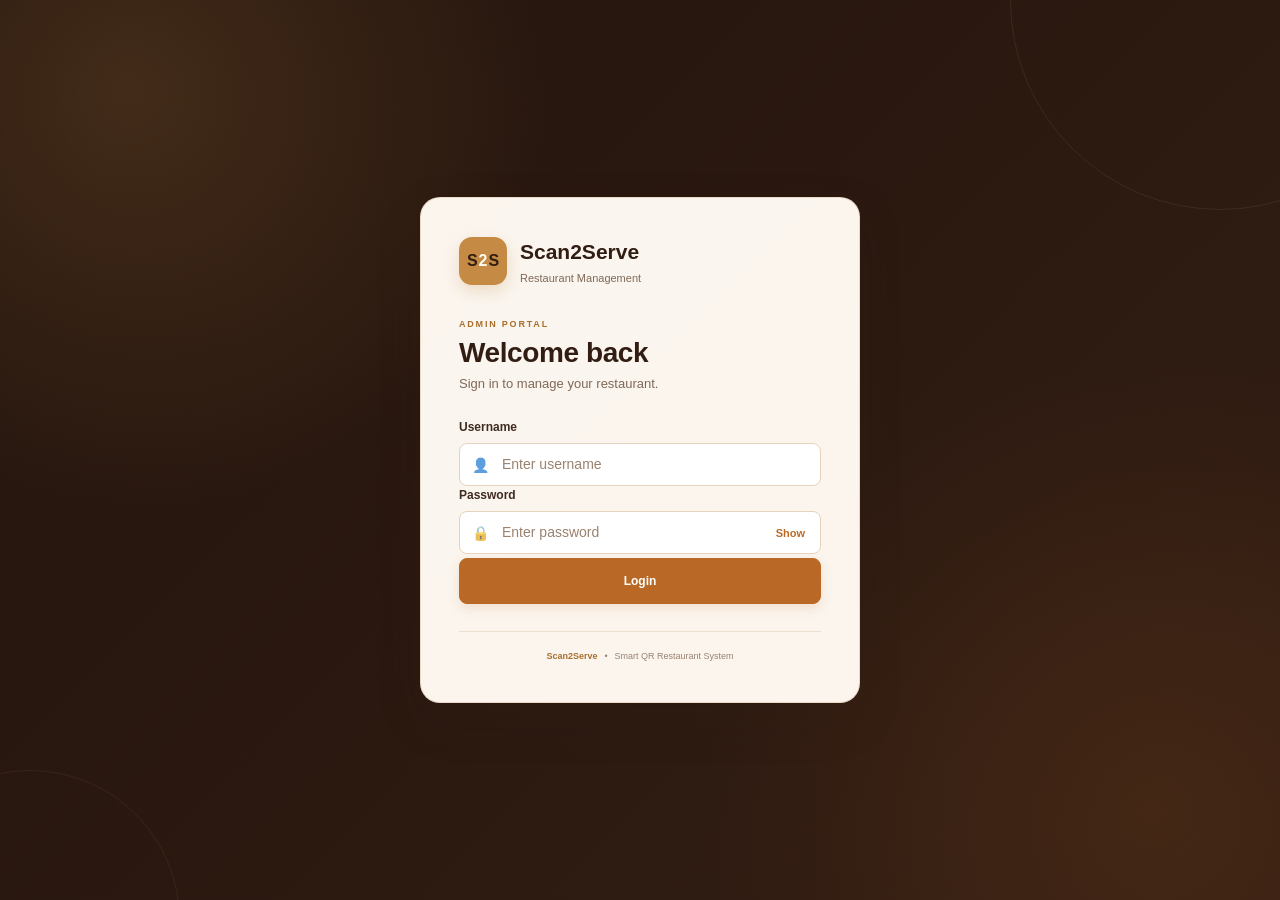
<file: scan2serve-frontend/admin-dashboard.html>
<!doctype html>
<html lang="en">
  <head>
    <meta charset="UTF-8" />
    <meta name="viewport" content="width=device-width, initial-scale=1.0" />

    <link rel="icon" type="image/png" href="images/tab-logo.png" />
    <title>Scan2Serve | Admin Dashboard</title>

    <link rel="stylesheet" href="css/admin-dashboard.css" />
    <link rel="stylesheet" href="css/admin-bill-desk.css" />
    <link rel="stylesheet" href="css/admin-kitchen.css" />
  </head>

  <body>
    <!-- =========================================================
     LOGIN SCREEN
========================================================= -->

    <section id="loginScreen" class="login-screen">
      <div class="login-background-decoration decoration-one"></div>
      <div class="login-background-decoration decoration-two"></div>

      <div class="login-card">
        <div class="login-brand">
          <div class="brand-logo">
            <span>S</span>
            <strong>2</strong>
            <span>S</span>
          </div>

          <div class="brand-text">
            <h1>Scan2Serve</h1>
            <p>Restaurant Management</p>
          </div>
        </div>

        <div class="login-heading">
          <span class="eyebrow">ADMIN PORTAL</span>

          <h2>Welcome back</h2>

          <p>Sign in to manage your restaurant.</p>
        </div>

        <form id="loginForm" autocomplete="on">
          <div class="form-group">
            <label for="loginUsername"> Username </label>

            <div class="input-wrapper">
              <span class="input-icon">👤</span>

              <input
                id="loginUsername"
                type="text"
                name="username"
                placeholder="Enter username"
                autocomplete="username"
                required
              />
            </div>
          </div>

          <div class="form-group">
            <label for="loginPassword"> Password </label>

            <div class="input-wrapper">
              <span class="input-icon">🔒</span>

              <input
                id="loginPassword"
                type="password"
                name="password"
                placeholder="Enter password"
                autocomplete="current-password"
                required
              />

              <button
                id="passwordToggle"
                type="button"
                class="password-toggle"
                aria-label="Show password"
              >
                Show
              </button>
            </div>
          </div>

          <div
            id="loginError"
            class="form-message error hidden"
            role="alert"
          ></div>

          <button
            id="loginButton"
            type="submit"
            class="primary-btn login-button"
          >
            <span class="button-text">Login</span>
            <span class="button-loader hidden"></span>
          </button>
        </form>

        <div class="login-footer">
          <span>Scan2Serve</span>
          <span>•</span>
          <span>Smart QR Restaurant System</span>
        </div>
      </div>
    </section>

    <!-- =========================================================
     MAIN APPLICATION
========================================================= -->

    <div id="app" class="app hidden">
      <!-- =====================================================
         SIDEBAR
    ====================================================== -->

      <aside id="adminSidebar" class="admin-sidebar">
        <!-- BRAND -->

        <div class="sidebar-brand">
          <div class="sidebar-brand-logo">
            <span>S</span>
            <strong>2</strong>
            <span>S</span>
          </div>

          <div class="sidebar-brand-text">
            <strong>Scan2Serve</strong>
            <small>Restaurant Management</small>
          </div>
        </div>

        <!-- NAVIGATION -->

        <nav class="sidebar-nav" aria-label="Main navigation">
          <!-- MAIN -->

          <div class="nav-section-label">MAIN</div>

          <button
            class="sidebar-item active"
            data-section="dashboard"
            data-roles="ADMIN,BILL_DESK,KITCHEN"
            type="button"
          >
            <span class="nav-icon">▦</span>

            <span class="nav-text"> Dashboard </span>
          </button>

          <!-- RESTAURANT -->

          <div class="nav-section-label">RESTAURANT</div>

          <button
            class="sidebar-item"
            data-section="menu"
            data-roles="ADMIN"
            type="button"
          >
            <span class="nav-icon">🍽</span>

            <span class="nav-text"> Menu </span>
          </button>

          <button
            class="sidebar-item"
            data-section="categories"
            data-roles="ADMIN"
            type="button"
          >
            <span class="nav-icon">▤</span>

            <span class="nav-text"> Categories </span>
          </button>

          <button
            class="sidebar-item"
            data-section="tables"
            data-roles="ADMIN"
            type="button"
          >
            <span class="nav-icon">▥</span>

            <span class="nav-text"> Tables & QR </span>
          </button>

          <!-- OPERATIONS -->

          <div class="nav-section-label">OPERATIONS</div>

          <button
            class="sidebar-item"
            data-section="orders"
            data-roles="ADMIN,BILL_DESK,KITCHEN"
            type="button"
          >
            <span class="nav-icon">☷</span>

            <span class="nav-text"> Orders </span>
          </button>

          <button
            class="sidebar-item"
            data-section="bill-desk"
            data-roles="ADMIN,BILL_DESK"
            type="button"
          >
            <span class="nav-icon">₹</span>

            <span class="nav-text"> Bill Desk </span>
          </button>

          <button
            class="sidebar-item"
            data-section="kitchen"
            data-roles="ADMIN,KITCHEN"
            type="button"
          >
            <span class="nav-icon">♨</span>

            <span class="nav-text"> Kitchen </span>
          </button>

          <!-- ADMINISTRATION -->

          <div class="nav-section-label admin-only">ADMINISTRATION</div>

          <button
            class="sidebar-item admin-only"
            data-section="employees"
            data-roles="ADMIN"
            type="button"
          >
            <span class="nav-icon">♙</span>

            <span class="nav-text"> Employees </span>
          </button>

          <button
            class="sidebar-item admin-only"
            data-section="settings"
            data-roles="ADMIN"
            type="button"
          >
            <span class="nav-icon">⚙</span>

            <span class="nav-text"> Settings </span>
          </button>
        </nav>

        <!-- SIDEBAR FOOTER -->

        <div class="sidebar-footer">
          <div class="sidebar-footer-brand">
            <strong>Scan2Serve</strong>
            <span>Smart QR Restaurant System</span>
          </div>

          <button id="logoutButton" class="sidebar-logout" type="button">
            <span>↪</span>
            <span>Logout</span>
          </button>
        </div>
      </aside>

      <!-- MOBILE OVERLAY -->

      <div id="sidebarOverlay" class="sidebar-overlay"></div>

      <!-- =====================================================
         MAIN AREA
    ====================================================== -->

      <main class="admin-main">
        <!-- =================================================
             TOP HEADER
        ================================================== -->

        <header class="admin-header">
          <div class="header-left">
            <button
              id="mobileMenuButton"
              class="mobile-menu-button"
              type="button"
              aria-label="Open menu"
            >
              ☰
            </button>

            <div class="header-page-info">
              <span class="eyebrow"> SCAN2SERVE </span>

              <h1 id="pageTitle">Dashboard</h1>
            </div>
          </div>

          <div class="header-right">
            <div class="header-date">
              <span> TODAY </span>

              <strong id="currentDate"> -- </strong>
            </div>

            <button
              id="refreshDashboardButton"
              class="header-action-button"
              type="button"
              title="Refresh dashboard"
            >
              ↻
            </button>

            <div class="header-user">
              <div id="headerAvatar" class="header-avatar">A</div>

              <div class="header-user-info">
                <strong id="headerName"> Admin </strong>

                <span id="headerRole"> ADMIN </span>
              </div>
            </div>

            <button
              id="headerLogoutButton"
              class="header-logout-button"
              type="button"
            >
              Logout
            </button>
          </div>
        </header>

        <!-- =================================================
             CONTENT
        ================================================== -->

        <div class="admin-content">
          <!-- =================================================
                 DASHBOARD SECTION
            ================================================== -->

          <section
            id="dashboardSection"
            class="page-section"
            data-section="dashboard"
          >
            <div class="page-heading">
              <div>
                <span class="eyebrow"> OVERVIEW </span>

                <h2>Dashboard</h2>

                <p>Monitor your restaurant operations from one place.</p>
              </div>

              <button
                id="dashboardRefreshButton"
                class="primary-btn"
                type="button"
              >
                ↻ Refresh
              </button>
            </div>

            <!-- DASHBOARD STAT CARDS -->

            <div class="stats-grid">
              <article class="stat-card">
                <div class="stat-card-icon">☷</div>

                <div class="stat-card-content">
                  <span> Total Orders </span>

                  <strong id="totalOrders"> 0 </strong>

                  <small> All restaurant orders </small>
                </div>
              </article>

              <article class="stat-card">
                <div class="stat-card-icon">◷</div>

                <div class="stat-card-content">
                  <span> Today's Orders </span>

                  <strong id="todayOrders"> 0 </strong>

                  <small> Orders placed today </small>
                </div>
              </article>

              <article class="stat-card">
                <div class="stat-card-icon">↻</div>

                <div class="stat-card-content">
                  <span> Active Orders </span>

                  <strong id="activeOrders"> 0 </strong>

                  <small> Currently in progress </small>
                </div>
              </article>

              <article class="stat-card">
                <div class="stat-card-icon">✓</div>

                <div class="stat-card-content">
                  <span> Paid Orders </span>

                  <strong id="paidOrders"> 0 </strong>

                  <small> Successfully paid </small>
                </div>
              </article>

              <article class="stat-card revenue-card">
                <div class="stat-card-icon">₹</div>

                <div class="stat-card-content">
                  <span> Today's Revenue </span>

                  <strong id="todayRevenue"> ₹0.00 </strong>

                  <small> Revenue generated today </small>
                </div>
              </article>
            </div>

            <!-- DASHBOARD SECOND ROW -->

            <div class="dashboard-grid">
              <!-- ORDER SUMMARY -->

              <section class="panel">
                <div class="panel-header">
                  <div>
                    <span class="eyebrow"> ORDERS </span>

                    <h3>Order Summary</h3>

                    <p>Current restaurant order activity.</p>
                  </div>

                  <button
                    class="text-button"
                    data-go-section="orders"
                    type="button"
                  >
                    View Orders →
                  </button>
                </div>

                <div class="summary-grid">
                  <div class="summary-item">
                    <span class="summary-dot active"></span>

                    <div>
                      <small>Active</small>
                      <strong id="summaryActive">0</strong>
                    </div>
                  </div>

                  <div class="summary-item">
                    <span class="summary-dot paid"></span>

                    <div>
                      <small>Paid</small>
                      <strong id="summaryPaid">0</strong>
                    </div>
                  </div>

                  <div class="summary-item">
                    <span class="summary-dot cancelled"></span>

                    <div>
                      <small>Cancelled</small>
                      <strong id="summaryCancelled">0</strong>
                    </div>
                  </div>

                  <div class="summary-item">
                    <span class="summary-dot today"></span>

                    <div>
                      <small>Today</small>
                      <strong id="summaryToday">0</strong>
                    </div>
                  </div>
                </div>
              </section>

              <!-- TABLE SUMMARY -->

              <section class="panel">
                <div class="panel-header">
                  <div>
                    <span class="eyebrow"> TABLES </span>

                    <h3>Table Overview</h3>

                    <p>Current restaurant table occupancy.</p>
                  </div>

                  <button
                    class="text-button"
                    data-go-section="tables"
                    type="button"
                  >
                    Manage →
                  </button>
                </div>

                <div class="table-overview">
                  <div class="table-stat">
                    <div class="table-stat-icon total">▦</div>

                    <div>
                      <small>Total</small>
                      <strong id="totalTables">0</strong>
                    </div>
                  </div>

                  <div class="table-stat">
                    <div class="table-stat-icon available">✓</div>

                    <div>
                      <small>Available</small>
                      <strong id="availableTables">0</strong>
                    </div>
                  </div>

                  <div class="table-stat">
                    <div class="table-stat-icon occupied">●</div>

                    <div>
                      <small>Occupied</small>
                      <strong id="occupiedTables">0</strong>
                    </div>
                  </div>
                </div>
              </section>
            </div>

            <!-- QUICK ACTIONS -->

            <section class="panel quick-actions-panel">
              <div class="panel-header">
                <div>
                  <span class="eyebrow"> QUICK ACTIONS </span>

                  <h3>Restaurant Management</h3>

                  <p>Quickly access commonly used tools.</p>
                </div>
              </div>

              <div class="quick-actions">
                <button
                  class="quick-action"
                  data-go-section="menu"
                  type="button"
                >
                  <span class="quick-action-icon"> 🍽 </span>

                  <span>
                    <strong>Manage Menu</strong>
                    <small>Add or update dishes</small>
                  </span>

                  <b>→</b>
                </button>

                <button
                  class="quick-action"
                  data-go-section="tables"
                  type="button"
                >
                  <span class="quick-action-icon"> ▥ </span>

                  <span>
                    <strong>Tables & QR</strong>
                    <small>Manage restaurant tables</small>
                  </span>

                  <b>→</b>
                </button>

                <button
                  class="quick-action"
                  data-go-section="orders"
                  type="button"
                >
                  <span class="quick-action-icon"> ☷ </span>

                  <span>
                    <strong>View Orders</strong>
                    <small>Check restaurant orders</small>
                  </span>

                  <b>→</b>
                </button>

                <button
                  class="quick-action"
                  data-go-section="employees"
                  type="button"
                >
                  <span class="quick-action-icon"> ♙ </span>

                  <span>
                    <strong>Employees</strong>
                    <small>Manage staff accounts</small>
                  </span>

                  <b>→</b>
                </button>
              </div>
            </section>
          </section>

          <!-- =================================================
                 MENU SECTION
            ================================================== -->

          <section
            id="menuSection"
            class="page-section hidden"
            data-section="menu"
          >
            <div class="page-heading">
              <div>
                <span class="eyebrow"> RESTAURANT </span>

                <h2>Menu</h2>

                <p>Manage dishes, prices, availability and images.</p>
              </div>

              <button id="addMenuButton" class="primary-btn" type="button">
                + Add Menu Item
              </button>
            </div>

            <section class="panel">
              <div class="toolbar">
                <div class="search-box">
                  <span>⌕</span>

                  <input
                    id="menuSearchInput"
                    type="search"
                    placeholder="Search menu items..."
                    autocomplete="off"
                  />
                </div>

                <button
                  id="menuRefreshButton"
                  class="secondary-btn"
                  type="button"
                >
                  ↻ Refresh
                </button>
              </div>

              <div class="table-wrap">
                <table class="data-table">
                  <thead>
                    <tr>
                      <th>Item</th>
                      <th>Category</th>
                      <th>Price</th>
                      <th>Availability</th>
                      <th>Actions</th>
                    </tr>
                  </thead>

                  <tbody id="menuTableBody"></tbody>
                </table>
              </div>

              <div id="menuEmptyState" class="empty-state hidden">
                <div class="empty-icon">🍽</div>

                <h3>No menu items found</h3>

                <p>Add your first menu item to get started.</p>
              </div>
            </section>
          </section>

          <!-- =================================================
                 CATEGORIES SECTION
            ================================================== -->

          <section
            id="categoriesSection"
            class="page-section hidden"
            data-section="categories"
          >
            <div class="page-heading">
              <div>
                <span class="eyebrow"> RESTAURANT </span>

                <h2>Categories</h2>

                <p>Organize your restaurant menu.</p>
              </div>

              <button id="addCategoryButton" class="primary-btn" type="button">
                + Add Category
              </button>
            </div>

            <section class="panel">
              <div class="toolbar">
                <div class="search-box">
                  <span>⌕</span>

                  <input
                    id="categorySearchInput"
                    type="search"
                    placeholder="Search categories..."
                    autocomplete="off"
                  />
                </div>
              </div>

              <div class="table-wrap">
                <table class="data-table">
                  <thead>
                    <tr>
                      <th>Category</th>
                      <th>Display Order</th>
                      <th>Actions</th>
                    </tr>
                  </thead>

                  <tbody id="categoryTableBody"></tbody>
                </table>
              </div>

              <div id="categoryEmptyState" class="empty-state hidden">
                <div class="empty-icon">▤</div>

                <h3>No categories found</h3>

                <p>Create your first category.</p>
              </div>
            </section>
          </section>

          <!-- =================================================
                 TABLES SECTION
            ================================================== -->

          <section
            id="tablesSection"
            class="page-section hidden"
            data-section="tables"
          >
            <div class="page-heading">
              <div>
                <span class="eyebrow"> RESTAURANT </span>

                <h2>Tables & QR</h2>

                <p>Manage restaurant tables and QR codes.</p>
              </div>

              <button id="addTableButton" class="primary-btn" type="button">
                + Add Table
              </button>
            </div>

            <section class="panel">
              <div class="toolbar">
                <div class="search-box">
                  <span>⌕</span>

                  <input
                    id="tableSearchInput"
                    type="search"
                    placeholder="Search table number..."
                    autocomplete="off"
                  />
                </div>

                <select id="tableStatusFilter">
                  <option value="ALL">All Status</option>

                  <option value="AVAILABLE">Available</option>

                  <option value="OCCUPIED">Occupied</option>

                  <option value="INACTIVE">Inactive</option>
                </select>
              </div>

              <div id="tablesContainer" class="tables-grid"></div>

              <div id="tablesEmptyState" class="empty-state hidden">
                <div class="empty-icon">▥</div>

                <h3>No tables found</h3>

                <p>Add your first restaurant table.</p>
              </div>
            </section>
          </section>

          <!-- =================================================
                 ORDERS SECTION
            ================================================== -->

          <section
            id="ordersSection"
            class="page-section hidden"
            data-section="orders"
          >
            <div class="page-heading">
              <div>
                <span class="eyebrow"> OPERATIONS </span>

                <h2>Orders</h2>

                <p>Monitor and manage all restaurant orders.</p>
              </div>

              <button
                id="ordersRefreshButton"
                class="primary-btn"
                type="button"
              >
                ↻ Refresh
              </button>
            </div>

            <!-- ORDER STATISTICS -->

            <div class="order-stats-grid">
              <article class="order-stat-card total">
                <div class="order-stat-icon">☷</div>

                <div>
                  <span> Total Orders </span>

                  <strong id="ordersTotalCount"> 0 </strong>

                  <small> All orders </small>
                </div>
              </article>

              <article class="order-stat-card paid">
                <div class="order-stat-icon">✓</div>

                <div>
                  <span> Paid Orders </span>

                  <strong id="ordersPaidCount"> 0 </strong>

                  <small> Successfully paid </small>
                </div>
              </article>

              <article class="order-stat-card cancelled">
                <div class="order-stat-icon">×</div>

                <div>
                  <span> Cancelled Orders </span>

                  <strong id="ordersCancelledCount"> 0 </strong>

                  <small> Cancelled orders </small>
                </div>
              </article>

              <article class="order-stat-card active">
                <div class="order-stat-icon">↻</div>

                <div>
                  <span> Active Orders </span>

                  <strong id="ordersActiveCount"> 0 </strong>

                  <small> Currently active </small>
                </div>
              </article>

              <article class="order-stat-card today">
                <div class="order-stat-icon">◷</div>

                <div>
                  <span> Today's Orders </span>

                  <strong id="ordersTodayCount"> 0 </strong>

                  <small> Placed today </small>
                </div>
              </article>
            </div>

            <!-- ORDERS TABLE -->

            <section class="panel">
              <div class="panel-header order-panel-header">
                <div>
                  <span class="eyebrow"> ORDER MANAGEMENT </span>

                  <h3>All Orders</h3>
                </div>
              </div>

              <div class="toolbar">
                <div class="search-box">
                  <span>⌕</span>

                  <input
                    id="orderSearchInput"
                    type="search"
                    placeholder="Search order ID or table..."
                    autocomplete="off"
                  />
                </div>

                <select id="orderStatusFilter">
                  <option value="ALL">All Status</option>

                  <option value="PENDING">Pending</option>

                  <option value="PREPARING">Preparing</option>

                  <option value="READY">Ready</option>

                  <option value="SERVED">Served</option>

                  <option value="PAID">Paid</option>

                  <option value="CANCELLED">Cancelled</option>
                </select>
              </div>

              <div class="table-wrap">
                <table class="data-table orders-table">
                  <thead>
                    <tr>
                      <th>Order</th>
                      <th>Table</th>
                      <th>Customer</th>
                      <th>Order Time</th>
                      <th>Status</th>
                      <th>Amount</th>
                      <th>Action</th>
                    </tr>
                  </thead>

                  <tbody id="ordersTableBody"></tbody>
                </table>
              </div>

              <div id="ordersEmptyState" class="empty-state hidden">
                <div class="empty-icon">☷</div>

                <h3>No orders found</h3>

                <p>There are no orders matching your search.</p>
              </div>
            </section>
          </section>

          <!-- =================================================
                 BILL DESK
            ================================================== -->

          <section
            id="billDeskSection"
            class="page-section hidden"
            data-section="bill-desk"
          >
            <div class="page-heading">
              <div>
                <span class="eyebrow"> OPERATIONS </span>
                <h2>Bill Desk</h2>
                <p>Manage bills and process payments.</p>
              </div>
            </div>

            <div id="dashboardScreen" class="bill-desk-screen">
              <main>
                <section class="dashboard-panel">
                  <div class="tabs">
                    <button
                      id="activeBillsTab"
                      class="tab-button active"
                      type="button"
                    >
                      <span class="tab-icon"> 🧾 </span>
                      Active Bills
                    </button>

                    <button id="oldBillsTab" class="tab-button" type="button">
                      <span class="tab-icon"> 🕘 </span>
                      Old Bills
                    </button>
                  </div>

                  <section id="activeBillsSection" class="tab-section">
                    <div class="section-heading">
                      <div class="section-heading-title">
                        <h2>ACTIVE BILLS</h2>

                        <span id="activeBillCount"> 0 Active Bills </span>
                      </div>

                      <button
                        id="refreshActiveButton"
                        class="section-refresh-button"
                        type="button"
                      >
                        ↻ Refresh
                      </button>
                    </div>

                    <div id="activeBillsContainer" class="active-bills-grid">
                      <div class="loading">Loading active bills...</div>
                    </div>

                    <div id="noActiveBills" class="empty-state hidden">
                      <div class="empty-icon">✓</div>

                      <h3>No Active Bills</h3>

                      <p>All current bills have been completed.</p>
                    </div>
                  </section>

                  <section id="oldBillsSection" class="tab-section hidden">
                    <div class="section-heading">
                      <div class="section-heading-title">
                        <h2>OLD BILLS</h2>

                        <span> Paid &amp; Cancelled Bills </span>
                      </div>
                    </div>

                    <div class="search-panel">
                      <div class="search-field">
                        <label for="orderIdInput"> Order ID </label>

                        <input
                          type="number"
                          id="orderIdInput"
                          placeholder="Enter Order ID"
                          min="1"
                        />
                      </div>

                      <div class="search-field">
                        <label for="tableNumberInput"> Table No. </label>

                        <input
                          type="number"
                          id="tableNumberInput"
                          placeholder="Enter Table No."
                          min="1"
                        />
                      </div>

                      <div class="search-field">
                        <label for="dateInput"> Date </label>

                        <input type="date" id="dateInput" />
                      </div>

                      <button
                        id="searchButton"
                        class="primary-button"
                        type="button"
                      >
                        🔍 Search
                      </button>

                      <button
                        id="clearButton"
                        class="secondary-button"
                        type="button"
                      >
                        ↻ Clear
                      </button>
                    </div>

                    <div id="searchMessage" class="search-message hidden"></div>

                    <div class="recent-section">
                      <div class="recent-heading">
                        <h2 id="recentBillsTitle">RECENT BILLS</h2>

                        <div class="recent-heading-actions">
                          <button
                            id="allBillsButton"
                            class="small-refresh-button"
                            type="button"
                          >
                            See All Bills
                          </button>

                          <button
                            id="refreshRecentButton"
                            class="small-refresh-button"
                            type="button"
                          >
                            ↻ Refresh
                          </button>
                        </div>
                      </div>

                      <div
                        id="recentBillsContainer"
                        class="recent-bills-container"
                      >
                        <div class="loading">Loading recent bills...</div>
                      </div>
                    </div>
                  </section>
                </section>
              </main>

              <div id="billModal" class="modal hidden">
                <div class="modal-overlay" id="modalOverlay"></div>

                <div class="bill-modal">
                  <div class="modal-header">
                    <div>
                      <h2>Bill Details</h2>

                      <p id="modalOrderInfo">Order</p>
                    </div>

                    <button
                      id="closeModalButton"
                      class="close-button"
                      type="button"
                    >
                      ×
                    </button>
                  </div>

                  <div id="modalLoading" class="modal-loading">
                    Loading bill...
                  </div>

                  <div id="modalContent" class="modal-content hidden">
                    <div class="modal-order-info">
                      <div class="bill-info-card">
                        <span> Order ID </span>

                        <strong id="modalOrderId"> - </strong>
                      </div>

                      <div class="bill-info-card">
                        <span> Table </span>

                        <strong id="modalTableNumber"> - </strong>
                      </div>

                      <div class="bill-info-card customer-card">
                        <span> Customer Name </span>

                        <strong id="modalCustomerName">
                          Walk-in Customer
                        </strong>
                      </div>

                      <div class="bill-info-card customer-card">
                        <span> Contact </span>

                        <strong id="modalCustomerPhone"> Not Provided </strong>
                      </div>

                      <div class="bill-info-card">
                        <span> Order Placed </span>

                        <strong id="modalOrderTime"> - </strong>
                      </div>

                      <div class="bill-info-card payment-time-card">
                        <span> Payment Completed </span>

                        <strong id="modalPaymentTime"> Not Paid Yet </strong>
                      </div>
                    </div>

                    <div class="bill-status-bar">
                      <div>
                        <span> Bill Status </span>

                        <strong id="modalBillStatus"> - </strong>
                      </div>

                      <div>
                        <span> Payment Method </span>

                        <strong id="modalPaymentMethod"> - </strong>
                      </div>
                    </div>

                    <div class="bill-items-wrapper">
                      <table class="bill-table">
                        <thead>
                          <tr>
                            <th>Item</th>
                            <th>Qty</th>
                            <th>Unit Price</th>
                            <th>Total</th>
                            <th>Status</th>
                            <th>Action</th>
                          </tr>
                        </thead>

                        <tbody id="modalBillItems"></tbody>
                      </table>
                    </div>

                    <div class="billing-note">
                      Bill amount is calculated only for
                      <strong>READY</strong> and <strong>SERVED</strong> items.

                      <br />

                      <span>
                        ORDER_PLACED, PREPARING and CANCELLED items are not
                        included in the payable amount.
                      </span>
                    </div>

                    <div class="bill-totals">
                      <div class="bill-total-row">
                        <span> Subtotal </span>

                        <strong id="modalSubtotal"> ₹0.00 </strong>
                      </div>

                      <div class="bill-total-row">
                        <span id="modalGstLabel"> GST (5%) </span>

                        <strong id="modalGst"> ₹0.00 </strong>
                      </div>

                      <div class="bill-total-row grand-total-row">
                        <span> Grand Total </span>

                        <strong id="modalGrandTotal"> ₹0.00 </strong>
                      </div>
                    </div>

                    <div id="paymentSection" class="payment-section">
                      <label for="paymentMethod"> Payment Method </label>

                      <select id="paymentMethod">
                        <option value="CASH">Cash</option>

                        <option value="UPI">UPI</option>

                        <option value="CARD">Card</option>
                      </select>

                      <button id="payButton" class="pay-button" type="button">
                        ✓ Mark as Paid
                      </button>
                    </div>

                    <div id="paidMessage" class="paid-message hidden">
                      <div>✓ Payment Completed Successfully</div>

                      <small id="paidMessageTime">
                        Payment time saved successfully.
                      </small>
                    </div>

                    <div class="modal-actions">
                      <button
                        id="cancelCompleteBillButton"
                        class="cancel-complete-button"
                        type="button"
                      >
                        ✕ Cancel Complete Bill
                      </button>

                      <button
                        id="refreshBillButton"
                        class="refresh-bill-button"
                        type="button"
                      >
                        ↻ Refresh Bill
                      </button>

                      <button
                        id="printButton"
                        class="print-button"
                        type="button"
                      >
                        🖨 Print Bill
                      </button>

                      <button
                        id="modalCloseBottomButton"
                        class="secondary-button"
                        type="button"
                      >
                        Close
                      </button>
                    </div>
                  </div>

                  <div id="modalError" class="modal-error hidden"></div>
                </div>
              </div>
            </div>
          </section>

          <!-- =================================================
                 KITCHEN
            ================================================== -->

          <section
            id="kitchenSection"
            class="page-section hidden"
            data-section="kitchen"
          >
            <div class="page-heading">
              <div>
                <span class="eyebrow"> OPERATIONS </span>

                <h2>Kitchen</h2>

                <p>Monitor kitchen orders and item preparation.</p>
              </div>
            </div>

            <div id="adminKitchenRoot"></div>
          </section>

          <!-- =================================================
                 EMPLOYEES
            ================================================== -->

          <section
            id="employeesSection"
            class="page-section hidden"
            data-section="employees"
          >
            <div class="page-heading">
              <div>
                <span class="eyebrow"> ADMINISTRATION </span>

                <h2>Employees</h2>

                <p>Manage staff accounts and access roles.</p>
              </div>

              <button id="addEmployeeButton" class="primary-btn" type="button">
                + Add Employee
              </button>
            </div>

            <section class="panel">
              <div class="toolbar">
                <div class="search-box">
                  <span>⌕</span>

                  <input
                    id="employeeSearchInput"
                    type="search"
                    placeholder="Search employees..."
                    autocomplete="off"
                  />
                </div>

                <select id="employeeRoleFilter">
                  <option value="">All Roles</option>

                  <option value="ADMIN">Admin</option>

                  <option value="BILL_DESK">Bill Desk</option>

                  <option value="KITCHEN">Kitchen</option>
                </select>

                <select id="employeeStatusFilter">
                  <option value="">All Status</option>

                  <option value="active">Active</option>

                  <option value="inactive">Inactive</option>
                </select>
              </div>

              <div class="table-wrap">
                <table class="data-table">
                  <thead>
                    <tr>
                      <th>Employee</th>
                      <th>Username</th>
                      <th>Role</th>
                      <th>Status</th>
                      <th>Actions</th>
                    </tr>
                  </thead>

                  <tbody id="employeeTableBody"></tbody>
                </table>
              </div>

              <div id="employeeEmptyState" class="empty-state hidden">
                <div class="empty-icon">♙</div>

                <h3>No employees found</h3>

                <p>Add your first employee.</p>
              </div>
            </section>
          </section>

          <!-- =================================================
                 SETTINGS
            ================================================== -->

          <section
            id="settingsSection"
            class="page-section hidden"
            data-section="settings"
          >
            <div class="page-heading">
              <div>
                <span class="eyebrow"> ADMINISTRATION </span>

                <h2>Settings</h2>

                <p>Configure restaurant billing settings.</p>
              </div>
            </div>

            <section class="settings-grid">
              <!-- GST -->

              <div class="panel settings-card">
                <div class="settings-card-header">
                  <div class="settings-icon">%</div>

                  <div>
                    <span class="eyebrow"> BILLING </span>

                    <h3>GST Settings</h3>

                    <p>
                      Configure the GST percentage applied to new restaurant
                      orders.
                    </p>
                  </div>
                </div>

                <form id="gstForm" class="gst-form">
                  <div class="form-group">
                    <label for="gstInput"> GST Percentage </label>

                    <div class="input-suffix">
                      <input
                        id="gstInput"
                        type="number"
                        min="0"
                        max="100"
                        step="0.01"
                        placeholder="0.00"
                        required
                      />

                      <span>%</span>
                    </div>
                  </div>

                  <button id="gstSaveButton" class="primary-btn" type="submit">
                    Save GST
                  </button>
                </form>

                <div id="gstMessage" class="form-message hidden"></div>
              </div>
            </section>
          </section>
        </div>
      </main>
    </div>

    <!-- =========================================================
     MODAL ROOT
========================================================= -->

    <div id="modalRoot" class="modal-root"></div>

    <!-- =========================================================
     TOAST CONTAINER
========================================================= -->

    <div
      id="toastContainer"
      class="toast-container"
      aria-live="polite"
      aria-atomic="true"
    ></div>

    <!-- =========================================================
     JAVASCRIPT
========================================================= -->

    <script src="js/admin-bill-desk.js"></script>
    <script src="js/admin-kitchen.js"></script>
    <script src="js/admin-dashboard.js"></script>
  </body>
</html>
</file>
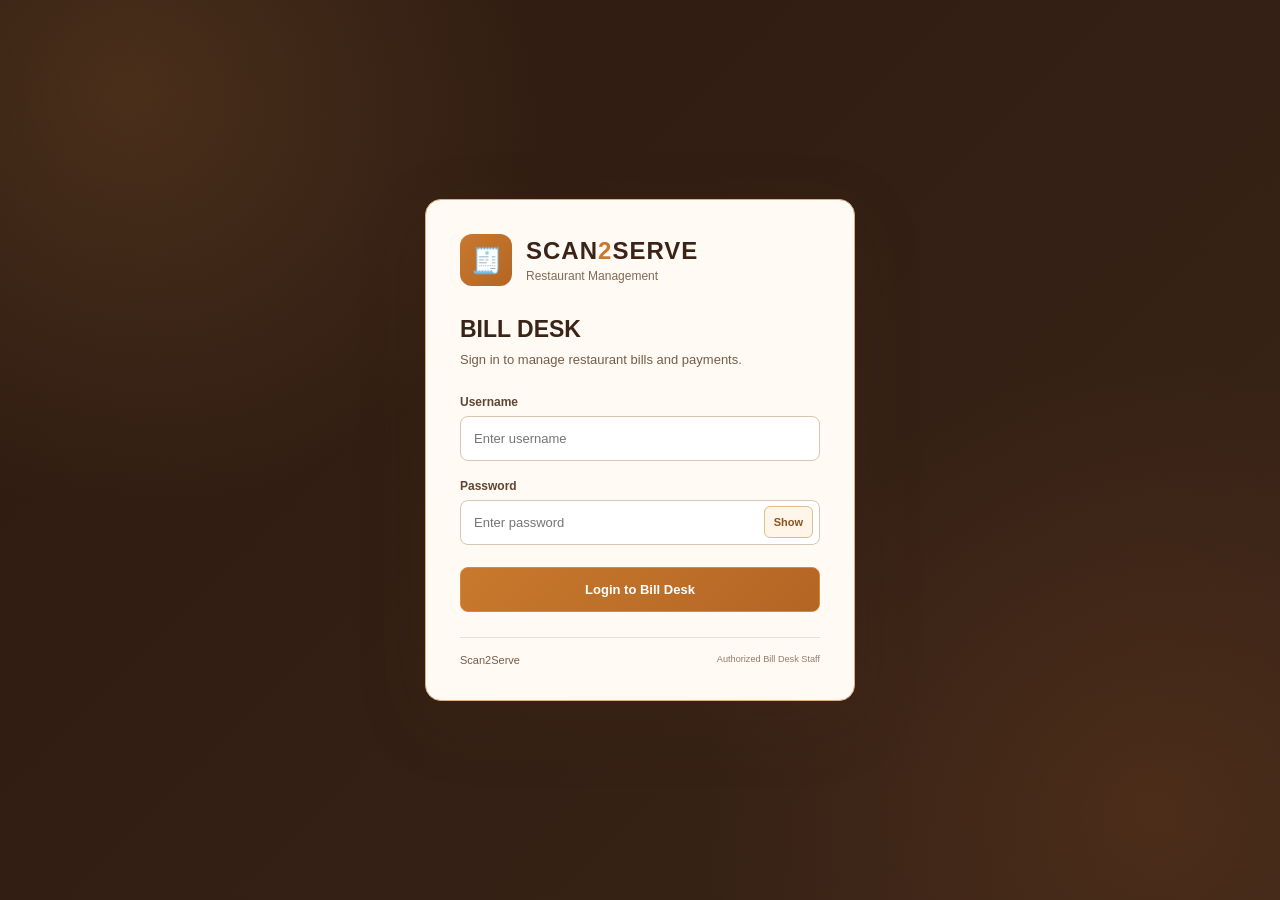
<file: scan2serve-frontend/bill-desk.html>
<!doctype html>
<html lang="en">
  <head>
    <meta charset="UTF-8" />

    <meta name="viewport" content="width=device-width, initial-scale=1.0" />

    <link rel="icon" type="image/png" href="images/tab-logo.png" />
    <title>Scan2Serve - Bill Desk</title>

    <link rel="stylesheet" href="css/bill-desk.css" />
  </head>

  <body>
    <!-- =====================================================
       LOGIN
  ====================================================== -->

    <section id="loginScreen" class="login-screen">
      <div class="login-card">
        <div class="login-brand">
          <div class="login-brand-icon">🧾</div>

          <div>
            <h1>SCAN<span>2</span>SERVE</h1>

            <p>Restaurant Management</p>
          </div>
        </div>

        <div class="login-heading">
          <h2>BILL DESK</h2>

          <p>Sign in to manage restaurant bills and payments.</p>
        </div>

        <form id="loginForm" class="login-form" autocomplete="on">
          <div class="form-group">
            <label for="loginUsername"> Username </label>

            <input
              type="text"
              id="loginUsername"
              name="username"
              placeholder="Enter username"
              autocomplete="username"
              required
            />
          </div>

          <div class="form-group">
            <label for="loginPassword"> Password </label>

            <div class="password-wrapper">
              <input
                type="password"
                id="loginPassword"
                name="password"
                placeholder="Enter password"
                autocomplete="current-password"
                required
              />

              <button type="button" id="passwordToggle" class="password-toggle">
                Show
              </button>
            </div>
          </div>

          <div id="loginError" class="login-error hidden"></div>

          <button type="submit" id="loginButton" class="login-button">
            Login to Bill Desk
          </button>
        </form>

        <div class="login-footer">
          <span> Scan2Serve </span>

          <small> Authorized Bill Desk Staff </small>
        </div>
      </div>
    </section>

    <!-- =====================================================
       DASHBOARD
  ====================================================== -->

    <section id="dashboardScreen" class="dashboard-screen hidden">
      <div class="page-container">
        <!-- =================================================
           HEADER
      ================================================== -->

        <header class="top-header">
          <div class="brand">
            <div class="brand-icon">🧾</div>

            <div>
              <h1>SCAN<span>2</span>SERVE</h1>

              <p>Restaurant Management</p>
            </div>
          </div>

          <div class="page-title">
            <h2>BILL DESK</h2>

            <p>Manage Bills & Payments</p>
          </div>

          <div class="header-right">
            <div class="date-time">
              <span id="currentDate"> Loading... </span>
            </div>

            <div class="employee-info">
              <strong id="employeeName"> Bill Desk Staff </strong>

              <span id="employeeRole"> BILL DESK </span>
            </div>

            <button type="button" id="logoutButton" class="logout-button">
              Logout
            </button>
          </div>
        </header>

        <!-- =================================================
           MAIN
      ================================================== -->

        <main>
          <section class="dashboard-panel">
            <!-- =================================================
               TABS
          ================================================== -->

            <div class="tabs">
              <button
                id="activeBillsTab"
                class="tab-button active"
                type="button"
              >
                <span class="tab-icon"> 🧾 </span>

                Active Bills
              </button>

              <button id="oldBillsTab" class="tab-button" type="button">
                <span class="tab-icon"> 🕘 </span>

                Old Bills
              </button>
            </div>

            <!-- =================================================
               ACTIVE BILLS
          ================================================== -->

            <section id="activeBillsSection" class="tab-section">
              <div class="section-heading">
                <div class="section-heading-title">
                  <h2>ACTIVE BILLS</h2>

                  <span id="activeBillCount"> 0 Active Bills </span>
                </div>

                <button
                  id="refreshActiveButton"
                  class="section-refresh-button"
                  type="button"
                >
                  ↻ Refresh
                </button>
              </div>

              <div id="activeBillsContainer" class="active-bills-grid">
                <div class="loading">Loading active bills...</div>
              </div>

              <div id="noActiveBills" class="empty-state hidden">
                <div class="empty-icon">✓</div>

                <h3>No Active Bills</h3>

                <p>All current bills have been completed.</p>
              </div>
            </section>

            <!-- =================================================
               OLD BILLS
          ================================================== -->

            <section id="oldBillsSection" class="tab-section hidden">
              <div class="section-heading">
                <div class="section-heading-title">
                  <h2>OLD BILLS</h2>

                  <span> Paid & Cancelled Bills </span>
                </div>
              </div>

              <!-- =============================================
                 SEARCH
            ============================================== -->

              <div class="search-panel">
                <div class="search-field">
                  <label for="orderIdInput"> Order ID </label>

                  <input
                    type="number"
                    id="orderIdInput"
                    placeholder="Enter Order ID"
                    min="1"
                  />
                </div>

                <div class="search-field">
                  <label for="tableNumberInput"> Table No. </label>

                  <input
                    type="number"
                    id="tableNumberInput"
                    placeholder="Enter Table No."
                    min="1"
                  />
                </div>

                <div class="search-field">
                  <label for="dateInput"> Date </label>

                  <input type="date" id="dateInput" />
                </div>

                <button id="searchButton" class="primary-button" type="button">
                  🔍 Search
                </button>

                <button id="clearButton" class="secondary-button" type="button">
                  ↻ Clear
                </button>
              </div>

              <div id="searchMessage" class="search-message hidden"></div>

              <!-- =============================================
                 RECENT BILLS
            ============================================== -->

              <div class="recent-section">
                <div class="recent-heading">
                  <h2 id="recentBillsTitle">RECENT BILLS</h2>

                  <div class="recent-heading-actions">
                    <button
                      id="allBillsButton"
                      class="small-refresh-button"
                      type="button"
                    >
                      See All Bills
                    </button>

                    <button
                      id="refreshRecentButton"
                      class="small-refresh-button"
                      type="button"
                    >
                      ↻ Refresh
                    </button>
                  </div>
                </div>

                <div id="recentBillsContainer" class="recent-bills-container">
                  <div class="loading">Loading recent bills...</div>
                </div>
              </div>
            </section>
          </section>
        </main>

        <!-- =====================================================
           BILL MODAL
      ====================================================== -->

        <div id="billModal" class="modal hidden">
          <div class="modal-overlay" id="modalOverlay"></div>

          <div class="bill-modal">
            <!-- =============================================
               MODAL HEADER
          ============================================== -->

            <div class="modal-header">
              <div>
                <h2>Bill Details</h2>

                <p id="modalOrderInfo">Order</p>
              </div>

              <button id="closeModalButton" class="close-button" type="button">
                ×
              </button>
            </div>

            <!-- =============================================
               LOADING
          ============================================== -->

            <div id="modalLoading" class="modal-loading">Loading bill...</div>

            <!-- =============================================
               CONTENT
          ============================================== -->

            <div id="modalContent" class="modal-content hidden">
              <!-- =========================================
                 BILL INFORMATION
            ========================================== -->

              <div class="modal-order-info">
                <div class="bill-info-card">
                  <span> Order ID </span>

                  <strong id="modalOrderId"> - </strong>
                </div>

                <div class="bill-info-card">
                  <span> Table </span>

                  <strong id="modalTableNumber"> - </strong>
                </div>

                <div class="bill-info-card customer-card">
                  <span> Customer Name </span>

                  <strong id="modalCustomerName"> Walk-in Customer </strong>
                </div>

                <div class="bill-info-card customer-card">
                  <span> Contact </span>

                  <strong id="modalCustomerPhone"> Not Provided </strong>
                </div>

                <div class="bill-info-card">
                  <span> Order Placed </span>

                  <strong id="modalOrderTime"> - </strong>
                </div>

                <div class="bill-info-card payment-time-card">
                  <span> Payment Completed </span>

                  <strong id="modalPaymentTime"> Not Paid Yet </strong>
                </div>
              </div>

              <!-- =========================================
                 BILL STATUS
            ========================================== -->

              <div class="bill-status-bar">
                <div>
                  <span> Bill Status </span>

                  <strong id="modalBillStatus"> - </strong>
                </div>

                <div>
                  <span> Payment Method </span>

                  <strong id="modalPaymentMethod"> - </strong>
                </div>
              </div>

              <!-- =========================================
                 ITEMS
            ========================================== -->

              <div class="bill-items-wrapper">
                <table class="bill-table">
                  <thead>
                    <tr>
                      <th>Item</th>

                      <th>Qty</th>

                      <th>Unit Price</th>

                      <th>Total</th>

                      <th>Status</th>

                      <th>Action</th>
                    </tr>
                  </thead>

                  <tbody id="modalBillItems"></tbody>
                </table>
              </div>

              <!-- =========================================
                 BILLING NOTE
            ========================================== -->

              <div class="billing-note">
                Bill amount is calculated only for
                <strong>READY</strong>
                and
                <strong>SERVED</strong>
                items.

                <br />

                <span>
                  ORDER_PLACED, PREPARING and CANCELLED items are not included
                  in the payable amount.
                </span>
              </div>

              <!-- =========================================
                 TOTALS
            ========================================== -->

              <div class="bill-totals">
                <div class="bill-total-row">
                  <span> Subtotal </span>

                  <strong id="modalSubtotal"> ₹0.00 </strong>
                </div>

                <div class="bill-total-row">
                  <span id="modalGstLabel"> GST (5%) </span>

                  <strong id="modalGst"> ₹0.00 </strong>
                </div>

                <div class="bill-total-row grand-total-row">
                  <span> Grand Total </span>

                  <strong id="modalGrandTotal"> ₹0.00 </strong>
                </div>
              </div>

              <!-- =========================================
                 PAYMENT
            ========================================== -->

              <div id="paymentSection" class="payment-section">
                <label for="paymentMethod"> Payment Method </label>

                <select id="paymentMethod">
                  <option value="CASH">Cash</option>

                  <option value="UPI">UPI</option>

                  <option value="CARD">Card</option>
                </select>

                <button id="payButton" class="pay-button" type="button">
                  ✓ Mark as Paid
                </button>
              </div>

              <!-- =========================================
                 PAID MESSAGE
            ========================================== -->

              <div id="paidMessage" class="paid-message hidden">
                <div>✓ Payment Completed Successfully</div>

                <small id="paidMessageTime">
                  Payment time saved successfully.
                </small>
              </div>

              <!-- =========================================
                 ACTIONS
            ========================================== -->

              <div class="modal-actions">
                <button
                  id="cancelCompleteBillButton"
                  class="cancel-complete-button"
                  type="button"
                >
                  ✕ Cancel Complete Bill
                </button>

                <button
                  id="refreshBillButton"
                  class="refresh-bill-button"
                  type="button"
                >
                  ↻ Refresh Bill
                </button>

                <button id="printButton" class="print-button" type="button">
                  🖨 Print Bill
                </button>

                <button
                  id="modalCloseBottomButton"
                  class="secondary-button"
                  type="button"
                >
                  Close
                </button>
              </div>
            </div>

            <!-- =============================================
               ERROR
          ============================================== -->

            <div id="modalError" class="modal-error hidden"></div>
          </div>
        </div>

        <!-- =====================================================
           FOOTER
      ====================================================== -->

        <footer>© 2026 Scan2Serve. All rights reserved.</footer>
      </div>
    </section>

    <script src="js/bill-desk.js"></script>
  </body>
</html>
</file>
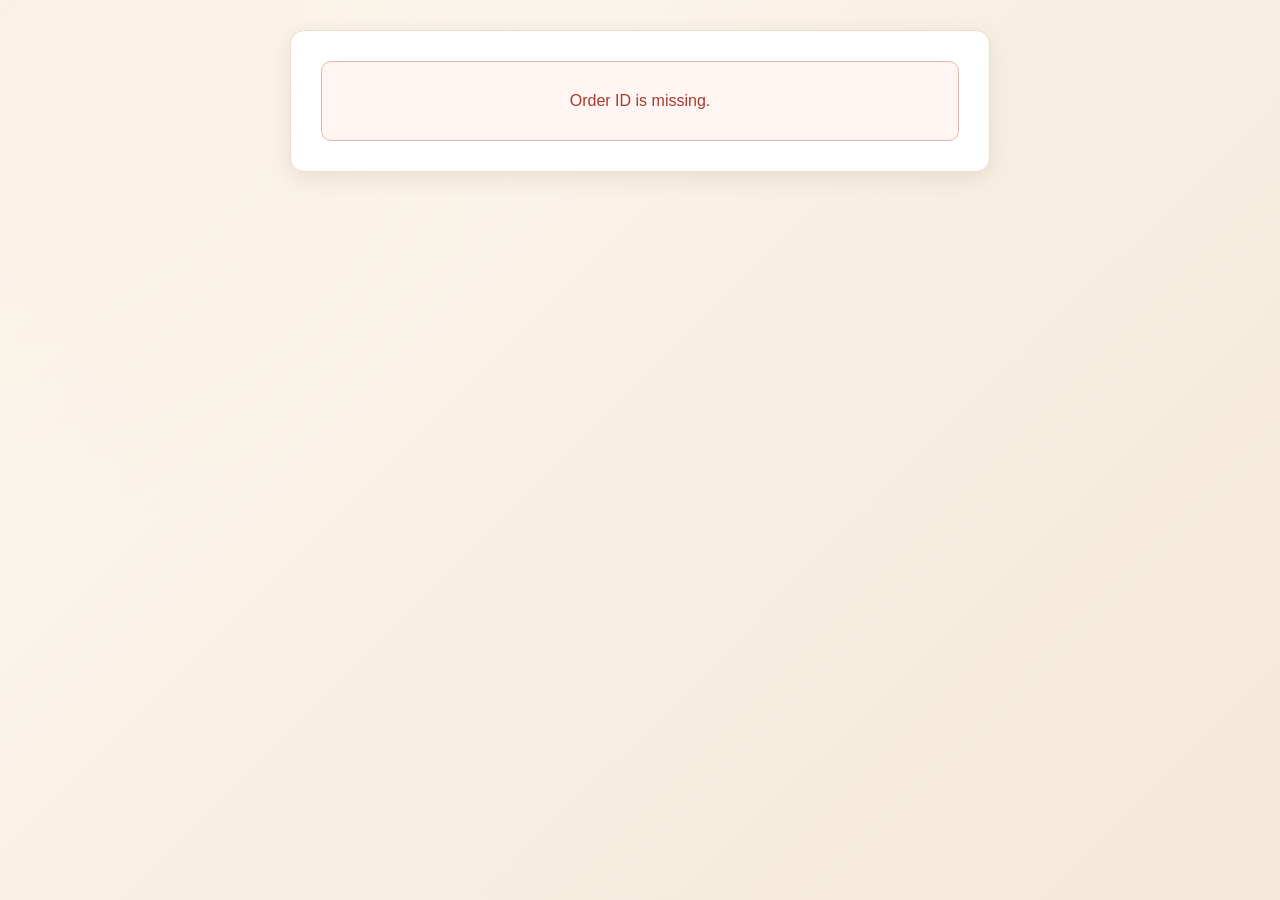
<file: scan2serve-frontend/bill.html>
<!doctype html>
<html lang="en">
  <head>
    <meta charset="UTF-8" />

    <meta name="viewport" content="width=device-width, initial-scale=1.0" />

    <link rel="icon" type="image/png" href="images/tab-logo.png" />
    <title>Scan2Serve - Bill</title>

    <link rel="stylesheet" href="css/bill.css" />
  </head>

  <body>
    <div class="bill-container">
      <!-- =====================================================
         PAYMENT SUCCESS
    ====================================================== -->

      <div
        id="paymentSuccessMessage"
        class="payment-success-message"
        style="display: none"
      >
        <div class="payment-success-icon">✓</div>

        <div class="payment-success-content">
          <h3>Payment Successful</h3>

          <p>Your payment has been completed successfully.</p>
        </div>
      </div>

      <!-- =====================================================
         LOADING
    ====================================================== -->

      <div id="loading" class="loading">Loading bill...</div>

      <!-- =====================================================
         BILL CONTENT
    ====================================================== -->

      <div id="billContent" class="bill-content">
        <!-- ===================================================
           HEADER
      ==================================================== -->

        <div class="header">
          <h1>Scan2Serve</h1>

          <p>Restaurant Digital Bill</p>
        </div>

        <!-- ===================================================
           ORDER INFORMATION
      ==================================================== -->

        <div class="order-info">
          <div class="order-info-item">
            <strong> Order ID: </strong>

            <span id="orderId"> - </span>
          </div>

          <div class="order-info-item table-info">
            <strong> Table: </strong>

            <span id="tableNumber"> - </span>
          </div>
        </div>

        <!-- ===================================================
           CUSTOMER INFORMATION
      ==================================================== -->

        <div id="customerBillInfo" class="customer-bill-info">
          <div class="customer-info-item">
            <strong> Customer Name: </strong>

            <span id="customerName"> - </span>
          </div>

          <div class="customer-info-item">
            <strong> Phone: </strong>

            <span id="customerPhone"> - </span>
          </div>
        </div>

        <!-- ===================================================
           ITEMS
      ==================================================== -->

        <table>
          <thead>
            <tr>
              <th>Item</th>

              <th>Qty</th>

              <th>Unit Price</th>

              <th>Total</th>

              <th>Status</th>
            </tr>
          </thead>

          <tbody id="billItems"></tbody>
        </table>

        <!-- ===================================================
           BILL CALCULATION NOTE
      ==================================================== -->

        <p class="bill-note">
          Note: The bill amount is calculated only for items that are Ready or
          Served.
        </p>

        <!-- ===================================================
           TOTALS
      ==================================================== -->

        <div class="totals">
          <div class="total-row">
            <span> Subtotal </span>

            <strong> ₹<span id="subtotal">0.00</span> </strong>
          </div>

          <div class="total-row">
            <span id="gstLabel"> GST </span>

            <strong> ₹<span id="gst">0.00</span> </strong>
          </div>

          <div class="total-row grand-total">
            <span> Grand Total </span>

            <strong> ₹<span id="grandTotal">0.00</span> </strong>
          </div>
        </div>

        <!-- ===================================================
           BUTTON
      ==================================================== -->

        <div class="buttons">
          <button type="button" class="menu-btn" onclick="goToMenu()">
            ← Back to Menu
          </button>
        </div>
      </div>

      <!-- =====================================================
         ERROR
    ====================================================== -->

      <div id="error" class="error">Unable to load bill.</div>
    </div>

    <!-- =====================================================
       JAVASCRIPT
  ====================================================== -->

    <script src="js/bill.js"></script>
  </body>
</html>
</file>
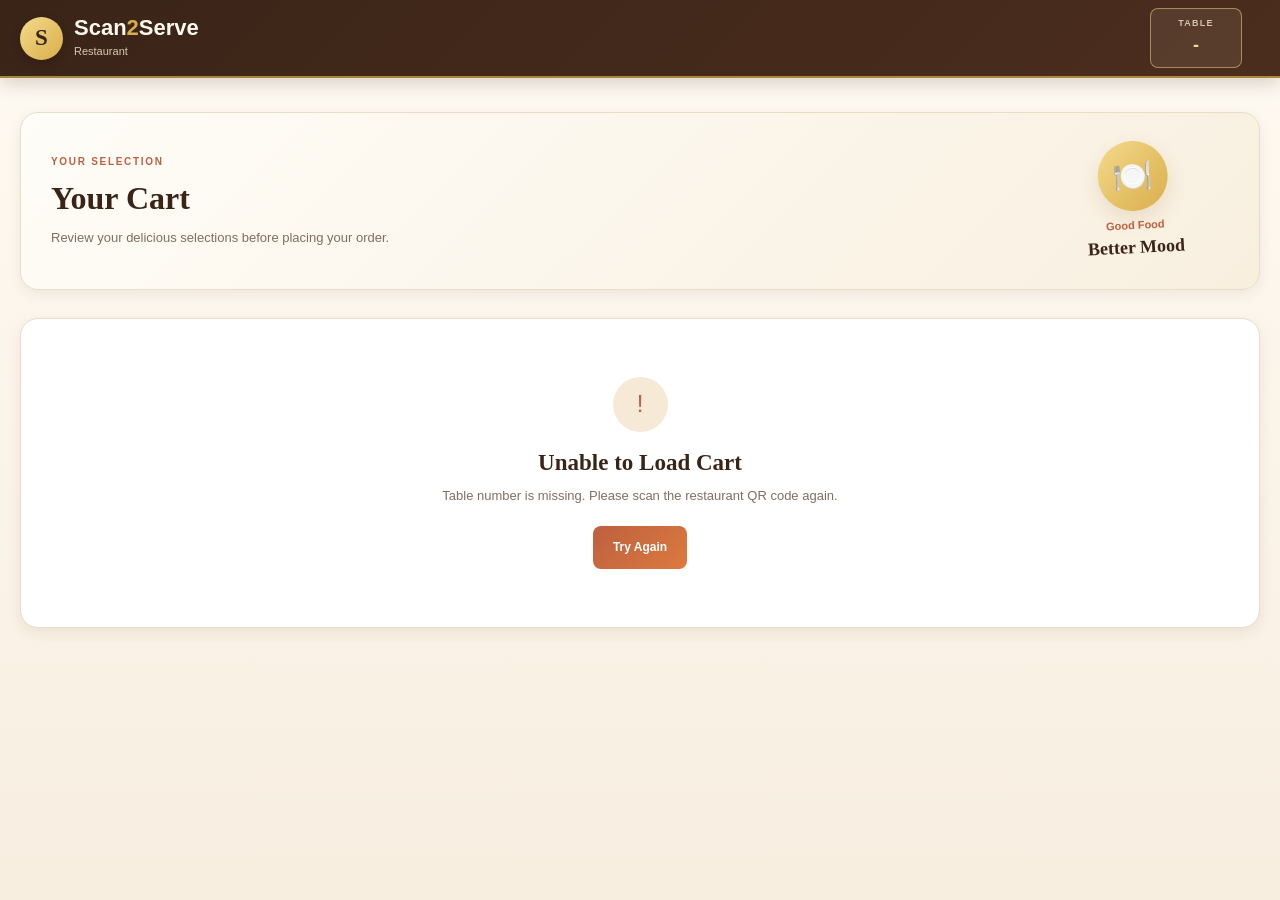
<file: scan2serve-frontend/cart.html>
<!doctype html>
<html lang="en">
  <head>
    <meta charset="UTF-8" />

    <meta name="viewport" content="width=device-width, initial-scale=1.0" />

    <meta name="description" content="Scan2Serve restaurant ordering cart" />

    <link rel="icon" type="image/png" href="images/tab-logo.png" />
    <title>Scan2Serve - Your Cart</title>

    <link rel="stylesheet" href="css/cart.css" />
  </head>

  <body>
    <!-- =====================================================
       HEADER
  ====================================================== -->

    <header class="cart-header">
      <div class="cart-header-inner">
        <!-- BRAND -->

        <div class="cart-brand">
          <div class="cart-brand-logo">S</div>

          <div class="cart-brand-text">
            <h1>Scan<span>2</span>Serve</h1>

            <p>Restaurant</p>
          </div>
        </div>

        <!-- TABLE -->

        <div class="cart-table-card">
          <span> TABLE </span>

          <strong id="headerTableInfo"> - </strong>
        </div>

        <!-- CURRENT ORDER ONLY -->

        <div class="cart-header-actions">
          <a
            id="headerOrderButton"
            class="header-action-button order-button hidden"
            href="#"
          >
            <span class="button-icon"> ◷ </span>

            <span> Current Order </span>
          </a>
        </div>
      </div>
    </header>

    <!-- =====================================================
       MAIN
  ====================================================== -->

    <main class="cart-page">
      <!-- ===================================================
         INTRODUCTION
    ==================================================== -->

      <section class="cart-introduction">
        <div class="introduction-content">
          <span class="cart-eyebrow"> YOUR SELECTION </span>

          <h2>Your Cart</h2>

          <p>Review your delicious selections before placing your order.</p>
        </div>

        <div class="food-decoration">
          <div class="food-circle">🍽️</div>

          <span> Good Food </span>

          <strong> Better Mood </strong>
        </div>
      </section>

      <!-- ===================================================
         LOADING
    ==================================================== -->

      <section id="loading" class="cart-state">
        <div class="loading-spinner"></div>

        <h3>Preparing Your Cart</h3>

        <p>Just a moment...</p>
      </section>

      <!-- ===================================================
         ERROR
    ==================================================== -->

      <section id="errorState" class="cart-state hidden">
        <div class="state-icon">!</div>

        <h3>Unable to Load Cart</h3>

        <p id="errorMessage">Something went wrong while loading your cart.</p>

        <button id="retryButton" class="state-button" type="button">
          Try Again
        </button>
      </section>

      <!-- ===================================================
         EMPTY
    ==================================================== -->

      <section id="emptyState" class="cart-state hidden">
        <div class="state-icon">🍽</div>

        <h3>Your Table Is Waiting</h3>

        <p>Explore our menu and discover something delicious.</p>

        <button id="emptyMenuButton" class="state-button" type="button">
          Explore Our Menu
        </button>
      </section>

      <!-- ===================================================
         CART CONTENT
    ==================================================== -->

      <section id="cartContent" class="cart-content hidden">
        <!-- =================================================
           ITEMS
      ================================================== -->

        <div class="cart-items-section">
          <div class="section-heading">
            <div>
              <span class="section-eyebrow"> ORDER ITEMS </span>

              <h3>Selected Dishes</h3>
            </div>

            <span id="itemCountLabel" class="item-count-label"> 0 items </span>
          </div>

          <div id="cartItems" class="cart-items"></div>
        </div>

        <!-- =================================================
           ORDER SUMMARY
      ================================================== -->

        <aside class="cart-summary">
          <div class="summary-heading">
            <span class="section-eyebrow"> ORDER SUMMARY </span>

            <h3>Your Order</h3>
          </div>

          <div class="summary-details">
            <div class="summary-row">
              <span> Items </span>

              <strong id="summaryItemCount"> 0 </strong>
            </div>

            <div class="summary-row">
              <span> Subtotal </span>

              <strong id="summarySubtotal"> ₹0.00 </strong>
            </div>

            <div class="summary-row">
              <span id="gstLabel"> GST (5%) </span>

              <strong id="summaryGst"> ₹0.00 </strong>
            </div>
          </div>

          <div class="summary-divider"></div>

          <div class="summary-total">
            <span> Grand Total </span>

            <strong id="summaryTotal"> ₹0.00 </strong>
          </div>

          <p class="summary-note">
            GST is calculated according to the restaurant's current tax setting.
          </p>

          <!-- PLACE ORDER -->

          <button
            id="placeOrderButton"
            class="place-order-button"
            type="button"
          >
            <span> ✓ </span>

            <span> Place Order </span>
          </button>

          <!-- EXPLORE MENU -->

          <button
            id="restaurantMenuButton"
            class="continue-shopping-button"
            type="button"
          >
            <span> 🍽 </span>

            Explore Our Menu
          </button>
        </aside>
      </section>
    </main>

    <!-- =====================================================
       CUSTOMER DETAILS MODAL
  ====================================================== -->

    <div id="customerDetailsModal" class="modal-overlay hidden">
      <div
        class="modal-card customer-modal"
        role="dialog"
        aria-modal="true"
        aria-labelledby="customerModalTitle"
      >
        <button
          id="closeCustomerDetailsButton"
          class="modal-close-button"
          type="button"
          aria-label="Close"
        >
          ×
        </button>

        <div class="modal-icon">👤</div>

        <span class="modal-eyebrow"> CUSTOMER DETAILS </span>

        <h3 id="customerModalTitle">Tell Us About You</h3>

        <p class="modal-description">
          We need your details for your order and bill.
        </p>

        <form id="customerDetailsForm" novalidate>
          <div class="form-group">
            <label for="customerName">
              Customer Name
              <span>*</span>
            </label>

            <input
              id="customerName"
              type="text"
              maxlength="100"
              autocomplete="name"
              placeholder="Enter your name"
            />

            <small id="customerNameError" class="field-error hidden"></small>
          </div>

          <div class="form-group">
            <label for="customerPhone">
              Phone Number
              <span>*</span>
            </label>

            <input
              id="customerPhone"
              type="tel"
              maxlength="10"
              inputmode="numeric"
              autocomplete="tel"
              placeholder="10-digit mobile number"
            />

            <small id="customerPhoneError" class="field-error hidden"></small>
          </div>

          <div id="customerDetailsError" class="form-error hidden"></div>

          <div class="modal-actions">
            <button
              id="cancelCustomerDetailsButton"
              class="modal-button modal-button-secondary"
              type="button"
            >
              Cancel
            </button>

            <button class="modal-button modal-button-primary" type="submit">
              Continue
            </button>
          </div>
        </form>
      </div>
    </div>

    <!-- =====================================================
       ORDER CONFIRMATION
  ====================================================== -->

    <div id="orderConfirmationModal" class="modal-overlay hidden">
      <div
        class="modal-card confirmation-modal"
        role="dialog"
        aria-modal="true"
      >
        <button
          id="closeConfirmationButton"
          class="modal-close-button"
          type="button"
          aria-label="Close"
        >
          ×
        </button>

        <div class="modal-icon confirmation-icon">✓</div>

        <span class="modal-eyebrow"> FINAL CONFIRMATION </span>

        <h3>Confirm Your Order</h3>

        <p class="modal-description">
          Please check your details before sending your order to the restaurant.
        </p>

        <div class="confirmation-customer-card">
          <div class="confirmation-row">
            <span> Customer </span>

            <strong id="confirmationCustomerName"> - </strong>
          </div>

          <div class="confirmation-row">
            <span> Phone </span>

            <strong id="confirmationCustomerPhone"> - </strong>
          </div>

          <div class="confirmation-row">
            <span> Table </span>

            <strong id="confirmationTableNumber"> - </strong>
          </div>
        </div>

        <div class="confirmation-summary">
          <div class="confirmation-summary-row">
            <span> Items </span>

            <strong id="confirmationItemCount"> 0 </strong>
          </div>

          <div class="confirmation-summary-row">
            <span> Subtotal </span>

            <strong id="confirmationSubtotal"> ₹0.00 </strong>
          </div>

          <div class="confirmation-summary-row">
            <span id="confirmationGstLabel"> GST (5%) </span>

            <strong id="confirmationGst"> ₹0.00 </strong>
          </div>

          <div class="confirmation-grand-total">
            <span> Grand Total </span>

            <strong id="confirmationGrandTotal"> ₹0.00 </strong>
          </div>
        </div>

        <p class="confirmation-message">
          Once you place the order, our kitchen will receive it and start
          preparing your food.
        </p>

        <div class="modal-actions">
          <button
            id="cancelOrderConfirmationButton"
            class="modal-button modal-button-secondary"
            type="button"
          >
            Cancel
          </button>

          <button
            id="confirmPlaceOrderButton"
            class="modal-button modal-button-primary"
            type="button"
          >
            Place Order
          </button>
        </div>
      </div>
    </div>

    <!-- =====================================================
       TOAST
  ====================================================== -->

    <div id="cartToast" class="cart-toast" role="status" aria-live="polite">
      <div class="toast-icon">✓</div>

      <div>
        <p id="toastTitle" class="cart-toast-title"></p>

        <p id="toastMessage" class="cart-toast-message"></p>
      </div>
    </div>

    <script src="js/cart.js"></script>
  </body>
</html>
</file>
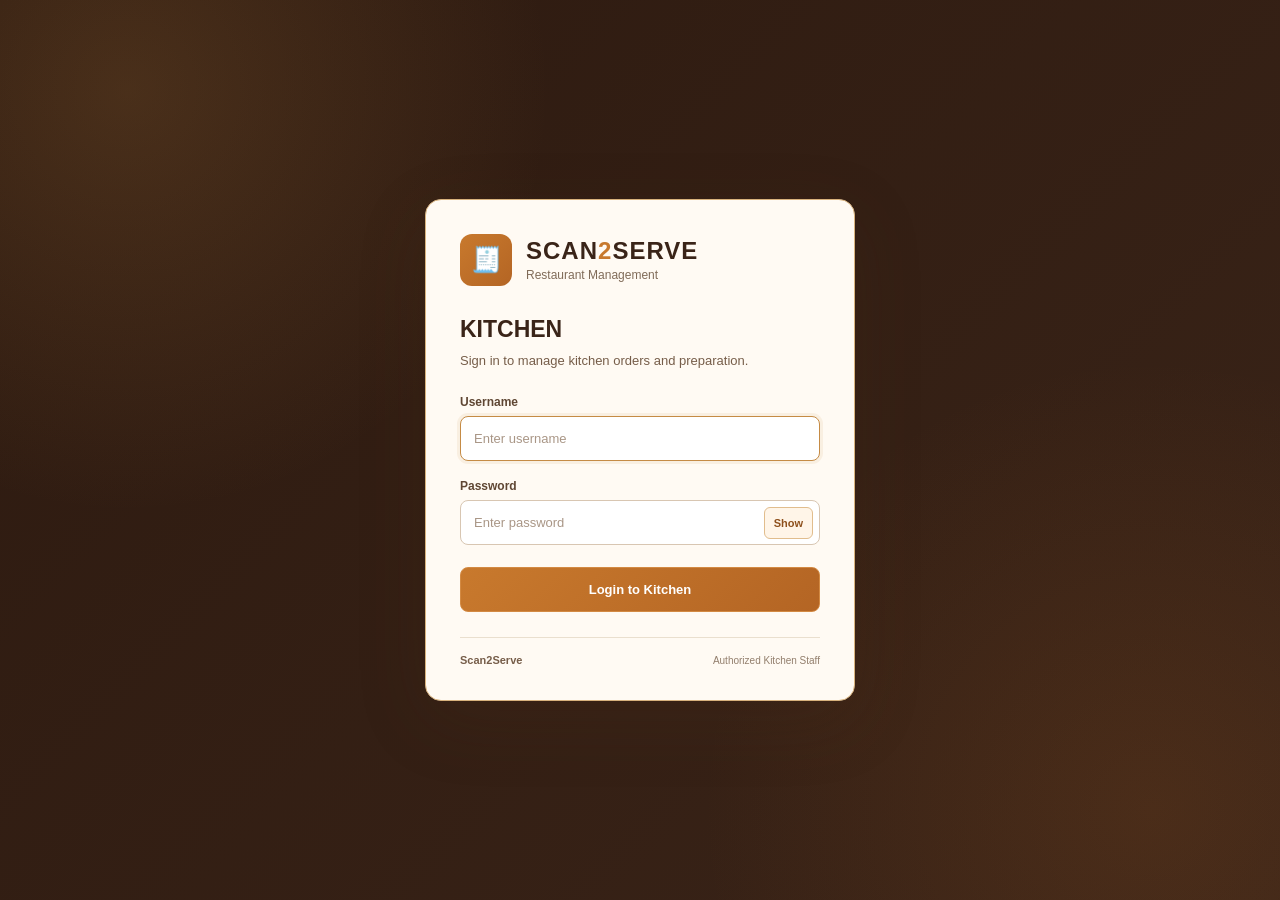
<file: scan2serve-frontend/kitchen.html>
<!doctype html>
<html lang="en">
  <head>
    <meta charset="UTF-8" />

    <meta name="viewport" content="width=device-width, initial-scale=1.0" />

    <link rel="icon" type="image/png" href="images/tab-logo.png" />
    <title>Scan2Serve - Kitchen Dashboard</title>

    <link rel="stylesheet" href="css/kitchen.css" />
  </head>

  <body>
    <!-- =====================================================
         LOGIN SCREEN
         ===================================================== -->

    <div id="loginScreen" class="login-screen">
      <div class="login-card">
        <div class="login-brand">
          <div class="login-brand-icon">🧾</div>

          <div>
            <h1>SCAN<span>2</span>SERVE</h1>
            <p>Restaurant Management</p>
          </div>
        </div>

        <div class="login-heading">
          <h2>KITCHEN</h2>

          <p>Sign in to manage kitchen orders and preparation.</p>
        </div>

        <form id="loginForm" class="login-form" autocomplete="on">
          <div class="form-group">
            <label for="loginUsername"> Username </label>

            <input
              type="text"
              id="loginUsername"
              name="username"
              placeholder="Enter username"
              autocomplete="username"
              required
            />
          </div>

          <div class="form-group">
            <label for="loginPassword"> Password </label>

            <div class="password-wrapper">
              <input
                type="password"
                id="loginPassword"
                name="password"
                placeholder="Enter password"
                autocomplete="current-password"
                required
              />

              <button type="button" id="passwordToggle" class="password-toggle">
                Show
              </button>
            </div>
          </div>

          <div id="loginError" class="login-error hidden"></div>

          <button type="submit" id="loginButton" class="login-button">
            Login to Kitchen
          </button>
        </form>

        <div class="login-footer">
          <span>Scan2Serve</span>
          <small>Authorized Kitchen Staff</small>
        </div>
      </div>
    </div>

    <!-- =====================================================
         KITCHEN DASHBOARD
         ===================================================== -->

    <div id="dashboardScreen" class="dashboard-screen hidden">
      <!-- ===================================================
           HEADER
           =================================================== -->
      <header class="top-header">
        <div class="brand">
          <div class="brand-icon">👩🏻‍🍳</div>

          <div>
            <h1>SCAN<span>2</span>SERVE</h1>
            <p>Restaurant Management</p>
          </div>
        </div>

        <div class="page-title">
          <h2>KITCHEN</h2>
          <p>Manage Kitchen Orders</p>
        </div>

        <div class="header-right">
          <div class="date-time">
            <span id="currentDate">Loading...</span>
          </div>

          <div class="employee-info">
            <strong id="employeeName">Kitchen Staff</strong>
            <span id="employeeRole">KITCHEN</span>
          </div>

          <button type="button" id="logoutButton" class="logout-button">
            Logout
          </button>
        </div>
      </header>

      <!-- ===================================================
           MAIN
           =================================================== -->

      <main class="kitchen-main">
        <!-- =================================================
             TOP BAR
             ================================================= -->

        <div class="kitchen-top-bar">
          <div class="kitchen-title-area">
            <h2>Kitchen Orders</h2>

            <p id="lastUpdated">-</p>
          </div>

          <div class="kitchen-search">
            <input
              type="text"
              id="kitchenSearch"
              placeholder="Search by Order ID or Table No."
              autocomplete="off"
            />
          </div>

          <button
            type="button"
            id="refreshButton"
            class="kitchen-refresh-button"
          >
            Refresh
          </button>
        </div>

        <!-- =================================================
             ERROR
             ================================================= -->

        <p id="kitchenError" class="kitchen-error"></p>

        <!-- =================================================
             NEW ORDERS
             ================================================= -->

        <section class="kitchen-section">
          <div class="kitchen-section-header">
            <div class="kitchen-section-title">
              <span class="kitchen-section-icon"> 🆕 </span>

              <div>
                <h2>New Orders</h2>

                <p>Orders waiting to be prepared</p>
              </div>
            </div>

            <span id="pendingCount" class="kitchen-count"> 0 </span>
          </div>

          <div id="pendingOrders" class="kitchen-orders-grid">
            <p class="kitchen-empty">No new orders</p>
          </div>
        </section>

        <!-- =================================================
             PREPARING
             ================================================= -->

        <section class="kitchen-section">
          <div class="kitchen-section-header">
            <div class="kitchen-section-title">
              <span class="kitchen-section-icon"> 👨‍🍳 </span>

              <div>
                <h2>Preparing</h2>

                <p>Orders currently being prepared</p>
              </div>
            </div>

            <span id="preparingCount" class="kitchen-count"> 0 </span>
          </div>

          <div id="preparingOrders" class="kitchen-orders-grid">
            <p class="kitchen-empty">No orders being prepared</p>
          </div>
        </section>

        <!-- =================================================
             READY
             ================================================= -->

        <section class="kitchen-section">
          <div class="kitchen-section-header">
            <div class="kitchen-section-title">
              <span class="kitchen-section-icon"> ✓ </span>

              <div>
                <h2>Ready</h2>

                <p>Food ready to be served</p>
              </div>
            </div>

            <span id="readyCount" class="kitchen-count"> 0 </span>
          </div>

          <div id="readyOrders" class="kitchen-orders-grid">
            <p class="kitchen-empty">No ready orders</p>
          </div>
        </section>

        <!-- =================================================
             PAID / CANCELLED
             ================================================= -->

        <section class="kitchen-section">
          <div class="kitchen-section-header">
            <div class="kitchen-section-title">
              <span class="kitchen-section-icon cancelled-icon"> 💳 </span>

              <div>
                <h2>Paid / Cancelled Orders</h2>

                <p>Review before closing the kitchen order</p>
              </div>
            </div>

            <span id="cancelledCount" class="kitchen-count cancelled-count">
              0
            </span>
          </div>

          <div id="cancelledOrders" class="kitchen-orders-grid">
            <p class="kitchen-empty">No paid orders requiring review</p>
          </div>
        </section>
      </main>
    </div>

    <!-- =====================================================
         JAVASCRIPT
         ===================================================== -->

    <script src="js/kitchen.js"></script>
  </body>
</html>
</file>
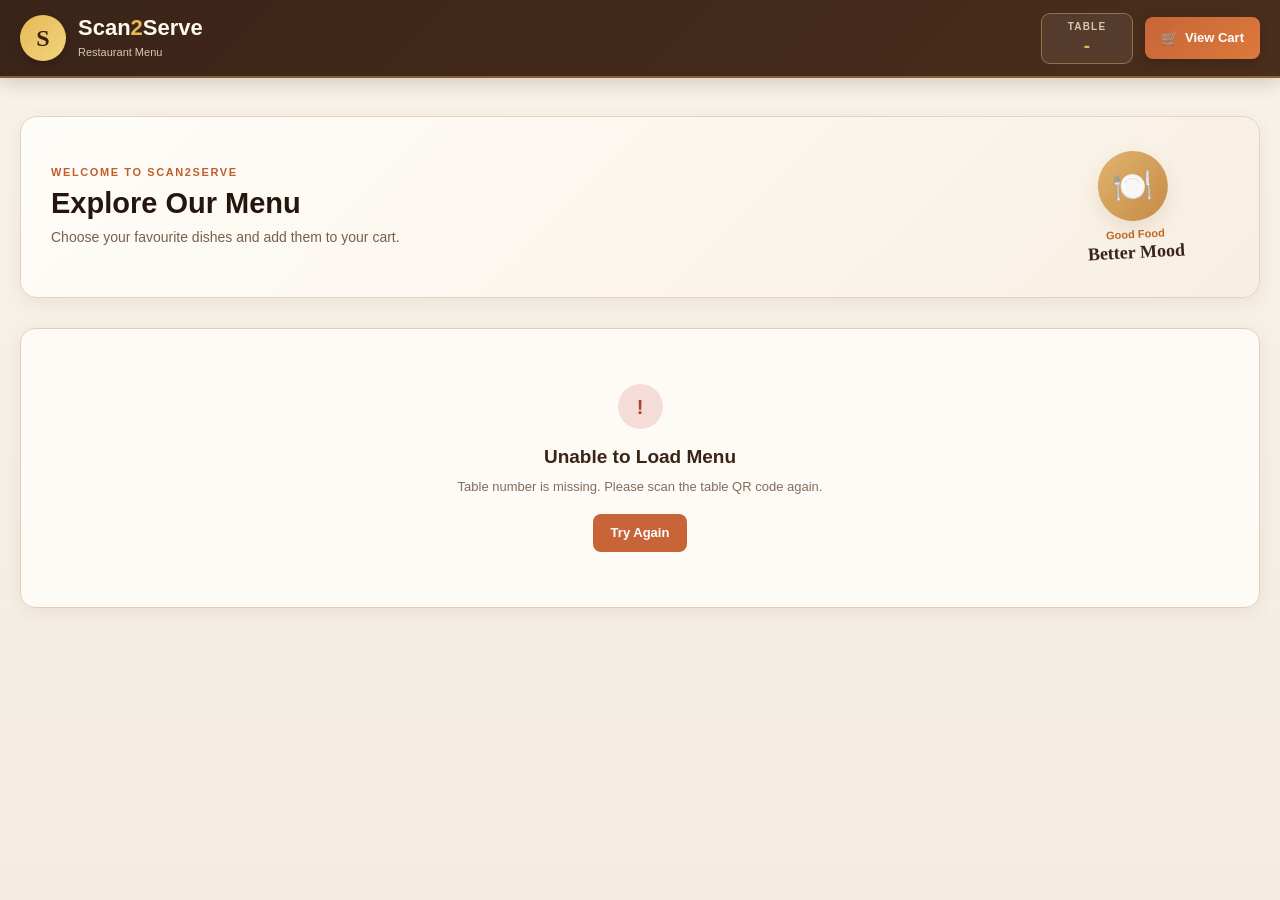
<file: scan2serve-frontend/menu.html>
<!doctype html>
<html lang="en">
  <head>
    <meta charset="UTF-8" />

    <meta name="viewport" content="width=device-width, initial-scale=1.0" />

    <meta name="description" content="Scan2Serve digital restaurant menu" />

    <link rel="icon" type="image/png" href="images/tab-logo.png" />
    <title>Scan2Serve - Restaurant Menu</title>

    <!-- Shared styles -->
    <link rel="stylesheet" href="css/style.css" />

    <!-- Menu page styles -->
    <link rel="stylesheet" href="css/menu.css" />
  </head>

  <body>
    <!-- =====================================================
       HEADER
  ====================================================== -->

    <header class="menu-header">
      <div class="header-inner">
        <!-- =================================================
           BRAND
      ================================================== -->

        <div class="brand-area">
          <div class="brand-logo">S</div>

          <div class="brand-text">
            <h1>Scan<span>2</span>Serve</h1>

            <p>Restaurant Menu</p>
          </div>
        </div>

        <!-- =================================================
           TABLE
      ================================================== -->

        <div class="table-info-card">
          <span class="table-label"> TABLE </span>

          <strong id="tableNumberDisplay"> - </strong>
        </div>

        <!-- =================================================
           HEADER ACTIONS
      ================================================== -->

        <div class="header-actions">
          <!--
          This button remains hidden until
          menu.js finds an active order.
        -->

          <button
            type="button"
            id="currentOrderButton"
            class="header-button secondary-header-button hidden"
          >
            <span class="button-icon"> ◷ </span>

            <span> Current Order </span>
          </button>

          <!-- VIEW CART -->

          <button
            type="button"
            id="cartButton"
            class="header-button primary-header-button"
          >
            <span class="button-icon"> 🛒 </span>

            <span> View Cart </span>

            <span id="cartCount" class="cart-count hidden"> 0 </span>
          </button>
        </div>
      </div>
    </header>

    <!-- =====================================================
       MAIN
  ====================================================== -->

    <main class="menu-page">
      <!-- ===================================================
         MENU HERO
         
         Good Food / Better Mood is intentionally
         designed to match the Cart branding.
    ==================================================== -->

      <section class="menu-introduction">
        <!-- =================================================
           LEFT SIDE
      ================================================== -->

        <div class="menu-introduction-content">
          <span class="eyebrow"> WELCOME TO SCAN2SERVE </span>

          <h2>Explore Our Menu</h2>

          <p>Choose your favourite dishes and add them to your cart.</p>
        </div>

        <!-- =================================================
           RIGHT SIDE
           
           GOOD FOOD / BETTER MOOD
      ================================================== -->

        <div class="menu-food-brand">
          <!-- GOLD CIRCLE -->
          <div class="food-circle">🍽️</div>

          <span> Good Food </span>

          <strong> Better Mood </strong>
        </div>
      </section>

      <!-- ===================================================
         LOADING STATE
    ==================================================== -->

      <section id="menuLoading" class="menu-state">
        <div class="loading-spinner"></div>

        <h3>Loading menu...</h3>

        <p>Please wait while we prepare your menu.</p>
      </section>

      <!-- ===================================================
         ERROR STATE
    ==================================================== -->

      <section id="menuError" class="menu-state error-state hidden">
        <div class="state-icon">!</div>

        <h3>Unable to Load Menu</h3>

        <p id="menuErrorMessage">
          Something went wrong while loading the menu.
        </p>

        <button type="button" id="retryMenuButton" class="state-button">
          Try Again
        </button>
      </section>

      <!-- ===================================================
         EMPTY STATE
    ==================================================== -->

      <section id="menuEmpty" class="menu-state hidden">
        <div class="state-icon">🍽</div>

        <h3>Menu Currently Unavailable</h3>

        <p>There are no available items at the moment.</p>
      </section>

      <!-- ===================================================
         DYNAMIC MENU CONTAINER

         menu.js creates the categories and items here.
    ==================================================== -->

      <section id="menuContainer" class="menu-container hidden"></section>
    </main>

    <!-- =====================================================
       TOAST
  ====================================================== -->

    <div id="cartToast" class="cart-toast" role="status" aria-live="polite">
      <span class="toast-icon"> ✓ </span>

      <div>
        <strong id="toastTitle"> Added to Cart </strong>

        <span id="toastMessage"> Item added successfully. </span>
      </div>
    </div>

    <!-- =====================================================
       JAVASCRIPT
  ====================================================== -->

    <script src="js/menu.js"></script>
  </body>
</html>
</file>
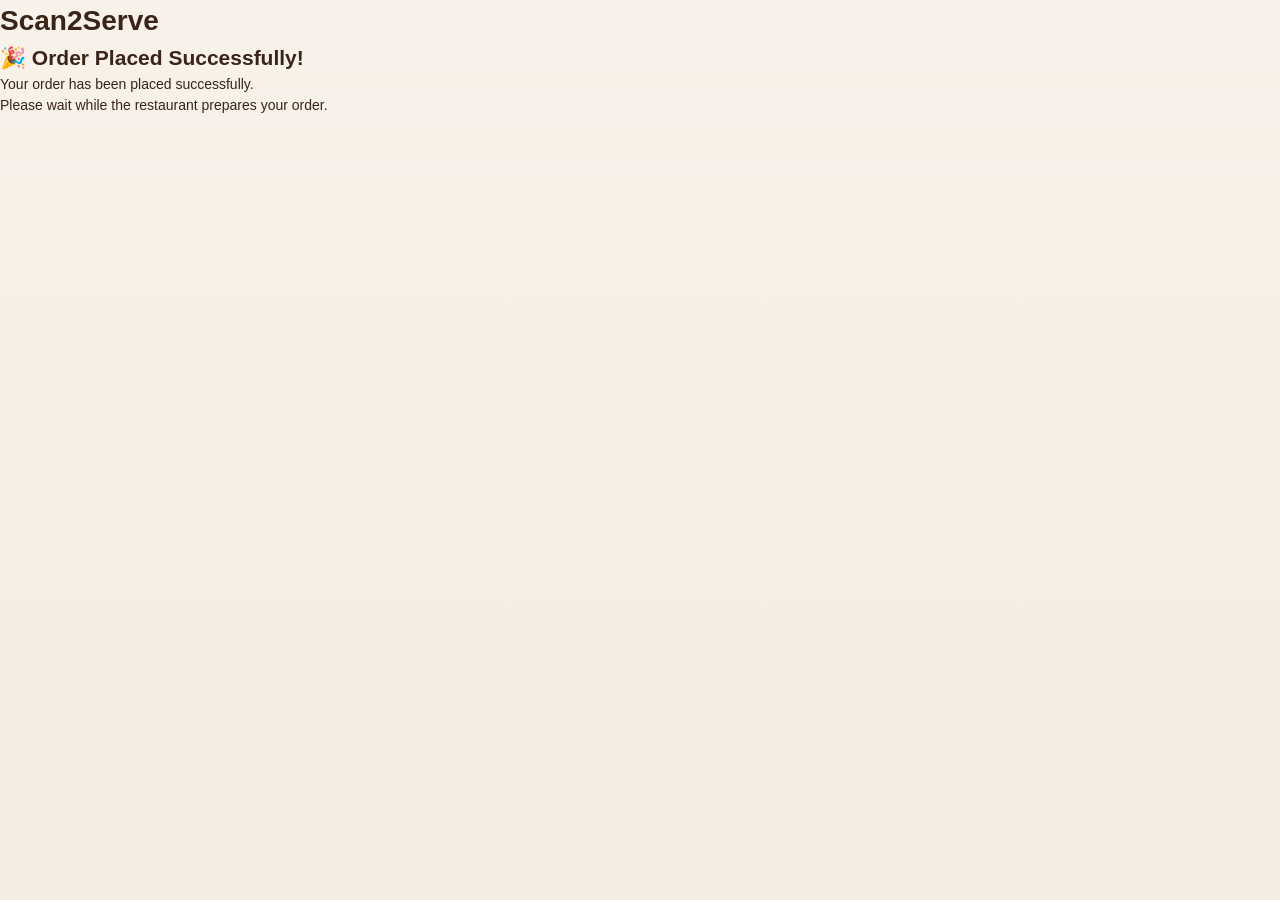
<file: scan2serve-frontend/order-success.html>
<!doctype html>
<html lang="en">
  <head>
    <meta charset="UTF-8" />

    <meta name="viewport" content="width=device-width, initial-scale=1.0" />

    <link rel="icon" type="image/png" href="images/tab-logo.png" />
    <title>Order Confirmed - Scan2Serve</title>

    <link rel="stylesheet" href="css/style.css" />
  </head>

  <body>
    <header class="header">
      <h1>Scan2Serve</h1>
    </header>

    <main>
      <div class="order-success">
        <h2>🎉 Order Placed Successfully!</h2>

        <p id="orderInfo">Your order has been received.</p>

        <p>Please wait while the restaurant prepares your order.</p>

        <a id="billButton" class="continue-button" href="#"> View Bill </a>
      </div>
    </main>

    <script src="js/order-success.js"></script>
  </body>
</html>
</file>
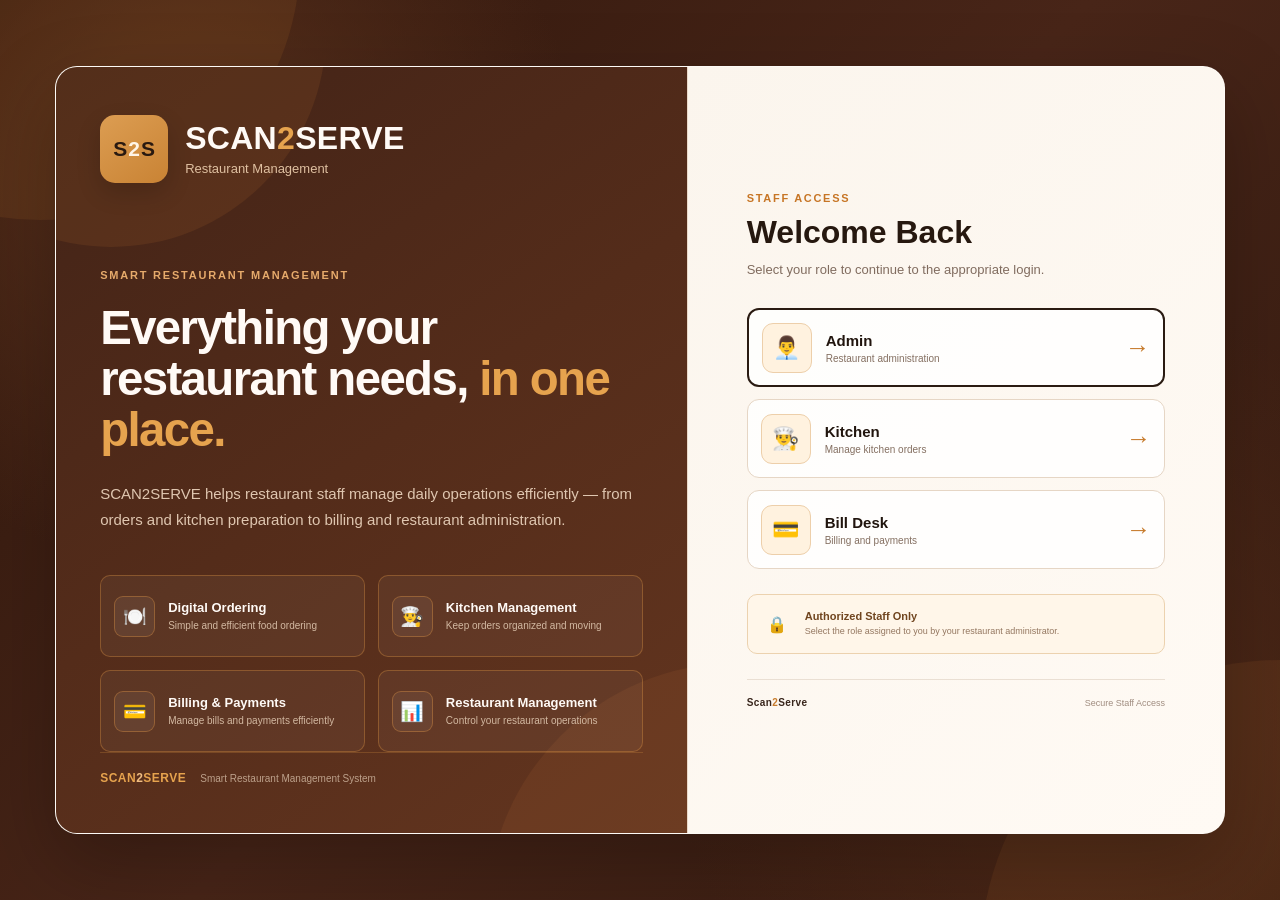
<file: scan2serve-frontend/role-login.html>
<!doctype html>
<html lang="en">
  <head>
    <meta charset="UTF-8" />

    <meta name="viewport" content="width=device-width, initial-scale=1.0" />

    <meta
      name="description"
      content="SCAN2SERVE Restaurant Management System - Staff Access"
    />

    <title>SCAN2SERVE - Staff Access</title>

    <link rel="stylesheet" href="css/role-login.css" />
  </head>

  <body>
    <!-- =========================================================
         ROLE LOGIN PAGE
         ========================================================= -->

    <main class="role-login-page">
      <!-- Background decoration -->
      <div class="background-circle background-circle-one"></div>
      <div class="background-circle background-circle-two"></div>

      <!-- =======================================================
           ONE MAIN CARD
           ======================================================= -->

      <div class="role-login-card">
        <!-- =====================================================
             LEFT SIDE - RESTAURANT INFORMATION
             ===================================================== -->

        <section class="restaurant-info">
          <div class="restaurant-info-content">
            <!-- =================================================
                 BRAND
                 ================================================= -->

            <div class="brand">
              <!-- S2S LOGO -->
              <div class="s2s-logo" aria-label="SCAN2SERVE logo">
                <span class="s2s-letter">S</span>
                <span class="s2s-number">2</span>
                <span class="s2s-letter">S</span>
              </div>

              <div class="brand-text">
                <h1>SCAN<span>2</span>SERVE</h1>

                <p>Restaurant Management</p>
              </div>
            </div>

            <!-- =================================================
                 HERO
                 ================================================= -->

            <div class="hero-content">
              <span class="hero-eyebrow"> SMART RESTAURANT MANAGEMENT </span>

              <h2>
                Everything your
                <br />
                restaurant needs,
                <span>in one</span>
                <br />
                <span>place.</span>
              </h2>

              <p class="hero-description">
                SCAN2SERVE helps restaurant staff manage daily operations
                efficiently — from orders and kitchen preparation to billing and
                restaurant administration.
              </p>
            </div>

            <!-- =================================================
                 FEATURES
                 ================================================= -->

            <div class="feature-grid">
              <!-- Digital Ordering -->
              <article class="feature-card">
                <div class="feature-icon">🍽️</div>

                <div class="feature-content">
                  <h3>Digital Ordering</h3>

                  <p>Simple and efficient food ordering</p>
                </div>
              </article>

              <!-- Kitchen Management -->
              <article class="feature-card">
                <div class="feature-icon">👨‍🍳</div>

                <div class="feature-content">
                  <h3>Kitchen Management</h3>

                  <p>Keep orders organized and moving</p>
                </div>
              </article>

              <!-- Billing -->
              <article class="feature-card">
                <div class="feature-icon">💳</div>

                <div class="feature-content">
                  <h3>Billing &amp; Payments</h3>

                  <p>Manage bills and payments efficiently</p>
                </div>
              </article>

              <!-- Restaurant Management -->
              <article class="feature-card">
                <div class="feature-icon">📊</div>

                <div class="feature-content">
                  <h3>Restaurant Management</h3>

                  <p>Control your restaurant operations</p>
                </div>
              </article>
            </div>

            <!-- =================================================
                 LEFT FOOTER
                 ================================================= -->

            <footer class="restaurant-footer">
              <strong> SCAN<span>2</span>SERVE </strong>

              <span> Smart Restaurant Management System </span>
            </footer>
          </div>
        </section>

        <!-- =====================================================
             RIGHT SIDE - ROLE SELECTION
             ===================================================== -->

        <section class="login-selection">
          <div class="login-selection-content">
            <!-- =================================================
                 CARD HEADER
                 ================================================= -->

            <div class="login-card-header">
              <span class="login-eyebrow"> STAFF ACCESS </span>

              <h2>Welcome Back</h2>

              <p>Select your role to continue to the appropriate login.</p>
            </div>

            <!-- =================================================
                 ROLE OPTIONS
                 ================================================= -->

            <div class="role-options">
              <!-- ADMIN -->
              <button type="button" class="role-option" data-role="admin">
                <div class="role-option-icon">👨‍💼</div>

                <div class="role-option-content">
                  <strong> Admin </strong>

                  <span> Restaurant administration </span>
                </div>

                <span class="role-arrow"> → </span>
              </button>

              <!-- KITCHEN -->
              <button type="button" class="role-option" data-role="kitchen">
                <div class="role-option-icon">👨‍🍳</div>

                <div class="role-option-content">
                  <strong> Kitchen </strong>

                  <span> Manage kitchen orders </span>
                </div>

                <span class="role-arrow"> → </span>
              </button>

              <!-- BILL DESK -->
              <button type="button" class="role-option" data-role="bill-desk">
                <div class="role-option-icon">💳</div>

                <div class="role-option-content">
                  <strong> Bill Desk </strong>

                  <span> Billing and payments </span>
                </div>

                <span class="role-arrow"> → </span>
              </button>
            </div>

            <!-- =================================================
                 SECURITY MESSAGE
                 ================================================= -->

            <div class="security-message">
              <div class="security-icon">🔒</div>

              <div class="security-content">
                <strong> Authorized Staff Only </strong>

                <span>
                  Select the role assigned to you by your restaurant
                  administrator.
                </span>
              </div>
            </div>

            <!-- =================================================
                 RIGHT FOOTER
                 ================================================= -->

            <div class="login-card-footer">
              <strong> Scan<span>2</span>Serve </strong>

              <span> Secure Staff Access </span>
            </div>
          </div>
        </section>
      </div>
    </main>

    <!-- =========================================================
         JAVASCRIPT
         ========================================================= -->

    <script src="js/role-login.js"></script>
  </body>
</html>
</file>
<file: scan2serve-frontend/css/admin-dashboard.css>
/* =========================================================
   SCAN2SERVE
   ADMIN DASHBOARD
   COMPLETE DESIGN SYSTEM
   ========================================================= */

/* =========================================================
   01. DESIGN TOKENS
   ========================================================= */

:root {
  /* ---------- BRAND ---------- */

  --brown-950: #24150e;
  --brown-900: #321d13;
  --brown-850: #3a2418;
  --brown-800: #442a1b;
  --brown-750: #51311f;
  --brown-700: #603b25;

  --gold-600: #a96f2d;
  --gold-500: #c58b45;
  --gold-400: #d7a25e;
  --gold-300: #e5bd83;
  --gold-200: #f0d6ad;

  --orange-700: #9f591d;
  --orange-600: #b96925;
  --orange-500: #c8792d;
  --orange-400: #d68b3d;

  /* ---------- BACKGROUNDS ---------- */

  --cream-50: #fffdf9;
  --cream-100: #fffaf3;
  --cream-200: #fdf5eb;
  --cream-300: #f8eee1;
  --cream-400: #f1e3d2;

  --white: #ffffff;

  /* ---------- TEXT ---------- */

  --text-900: #2f2017;
  --text-800: #3f2b20;
  --text-700: #523a2b;
  --text-600: #6d5442;
  --text-500: #806957;
  --text-400: #9a826f;

  /* ---------- BORDERS ---------- */

  --border-light: #eee0cf;
  --border: #e5d3bd;
  --border-dark: #d5b998;

  /* ---------- STATUS ---------- */

  --green: #3f7d53;
  --green-light: #e7f3e9;
  --green-border: #c6dfcb;

  --red: #a64b40;
  --red-light: #fae8e5;
  --red-border: #e7c3bd;

  --yellow: #a66d20;
  --yellow-light: #fff2d9;
  --yellow-border: #eed6a7;

  --blue: #4e7187;
  --blue-light: #e8f1f5;
  --blue-border: #c9dce5;

  /* ---------- SHADOWS ---------- */

  --shadow-xs: 0 1px 3px rgba(50, 29, 19, 0.05);

  --shadow-sm: 0 4px 12px rgba(50, 29, 19, 0.07);

  --shadow: 0 8px 24px rgba(50, 29, 19, 0.09);

  --shadow-lg: 0 18px 45px rgba(50, 29, 19, 0.16);

  /* ---------- LAYOUT ---------- */

  --sidebar-width: 250px;
  --header-height: 78px;

  /* ---------- RADIUS ---------- */

  --radius-xs: 6px;
  --radius-sm: 8px;
  --radius: 12px;
  --radius-lg: 16px;
  --radius-xl: 20px;
  --radius-pill: 999px;

  /* ---------- TRANSITION ---------- */

  --transition: 0.2s ease;
}

/* =========================================================
   02. RESET
   ========================================================= */

* {
  box-sizing: border-box;
}

html {
  width: 100%;
  min-height: 100%;

  scroll-behavior: smooth;
}

body {
  width: 100%;
  min-width: 320px;
  min-height: 100vh;

  margin: 0;

  background: var(--cream-100);

  color: var(--text-700);

  font-family: Inter, "Segoe UI", Roboto, Arial, sans-serif;

  font-size: 14px;

  line-height: 1.5;

  overflow-x: hidden;

  -webkit-font-smoothing: antialiased;
}

button,
input,
select,
textarea {
  font: inherit;
}

button {
  cursor: pointer;
}

button:disabled {
  cursor: not-allowed;
  opacity: 0.55;
}

img {
  max-width: 100%;
}

h1,
h2,
h3,
h4,
p {
  margin-top: 0;
}

.hidden {
  display: none !important;
}

/* =========================================================
   03. LOGIN SCREEN
   ========================================================= */

.login-screen {
  position: relative;

  min-height: 100vh;

  display: flex;
  align-items: center;
  justify-content: center;

  padding: 35px 20px;

  overflow: hidden;

  background:
    radial-gradient(
      circle at 10% 10%,
      rgba(197, 139, 69, 0.18),
      transparent 30%
    ),
    radial-gradient(
      circle at 90% 90%,
      rgba(185, 105, 37, 0.14),
      transparent 32%
    ),
    linear-gradient(135deg, var(--brown-950), var(--brown-900));
}

.login-background-decoration {
  position: absolute;

  border-radius: 50%;

  pointer-events: none;

  opacity: 0.4;
}

.decoration-one {
  width: 420px;
  height: 420px;

  top: -210px;
  right: -150px;

  border: 1px solid rgba(224, 179, 111, 0.25);
}

.decoration-two {
  width: 300px;
  height: 300px;

  bottom: -170px;
  left: -120px;

  border: 1px solid rgba(224, 179, 111, 0.2);
}

.login-card {
  position: relative;

  z-index: 2;

  width: min(440px, 100%);

  padding: 38px;

  background: rgba(255, 250, 243, 0.98);

  border: 1px solid rgba(229, 211, 189, 0.8);

  border-radius: var(--radius-xl);

  box-shadow: var(--shadow-lg);
}

/* ---------- LOGIN BRAND ---------- */

.login-brand {
  display: flex;
  align-items: center;
  gap: 13px;

  margin-bottom: 32px;
}

.brand-logo {
  width: 48px;
  height: 48px;

  flex: 0 0 48px;

  display: flex;
  align-items: center;
  justify-content: center;

  gap: 1px;

  border-radius: 13px;

  background: var(--gold-500);

  color: var(--brown-900);

  font-size: 16px;
  font-weight: 900;

  box-shadow: 0 6px 15px rgba(197, 139, 69, 0.24);
}

.brand-logo strong {
  color: var(--cream-100);
}

.brand-text h1 {
  margin: 0;

  color: var(--brown-900);

  font-size: 21px;
  font-weight: 850;
}

.brand-text p {
  margin: 2px 0 0;

  color: var(--text-500);

  font-size: 11px;
}

/* ---------- LOGIN HEADING ---------- */

.login-heading {
  margin-bottom: 25px;
}

.eyebrow {
  display: block;

  margin-bottom: 5px;

  color: var(--gold-600);

  font-size: 9px;

  font-weight: 850;

  letter-spacing: 1.8px;

  text-transform: uppercase;
}

.login-heading h2 {
  margin: 0 0 5px;

  color: var(--brown-900);

  font-size: 28px;

  line-height: 1.15;

  letter-spacing: -0.4px;
}

.login-heading p {
  margin: 0;

  color: var(--text-500);

  font-size: 13px;
}

/* =========================================================
   04. FORM SYSTEM
   ========================================================= */

.form-group {
  display: flex;
  flex-direction: column;

  gap: 7px;
}

.form-group > label {
  color: var(--text-800);

  font-size: 12px;

  font-weight: 750;
}

input,
select,
textarea {
  width: 100%;

  min-height: 43px;

  padding: 10px 13px;

  border: 1px solid var(--border);

  border-radius: var(--radius-sm);

  outline: none;

  background: var(--white);

  color: var(--text-900);

  transition:
    border-color var(--transition),
    box-shadow var(--transition),
    background var(--transition);
}

textarea {
  min-height: 95px;

  resize: vertical;
}

input::placeholder,
textarea::placeholder {
  color: var(--text-400);
}

input:hover,
select:hover,
textarea:hover {
  border-color: var(--border-dark);
}

input:focus,
select:focus,
textarea:focus {
  border-color: var(--gold-500);

  box-shadow: 0 0 0 3px rgba(197, 139, 69, 0.13);
}

.input-wrapper {
  position: relative;
}

.input-wrapper input {
  padding-left: 42px;
}

.input-icon {
  position: absolute;

  top: 50%;
  left: 13px;

  transform: translateY(-50%);

  font-size: 14px;

  opacity: 0.7;

  pointer-events: none;
}

.password-toggle {
  position: absolute;

  top: 50%;
  right: 8px;

  transform: translateY(-50%);

  min-height: 31px;

  padding: 4px 8px;

  border: 0;

  border-radius: 6px;

  background: transparent;

  color: var(--orange-600);

  font-size: 11px;

  font-weight: 800;
}

.password-toggle:hover {
  background: var(--cream-300);
}

/* =========================================================
   05. BUTTON SYSTEM
   ========================================================= */

.primary-btn,
.secondary-btn {
  min-height: 41px;

  display: inline-flex;
  align-items: center;
  justify-content: center;

  gap: 7px;

  padding: 9px 15px;

  border-radius: var(--radius-sm);

  font-size: 12px;

  font-weight: 800;

  transition:
    background var(--transition),
    border-color var(--transition),
    color var(--transition),
    transform var(--transition),
    box-shadow var(--transition);
}

.primary-btn {
  border: 1px solid var(--orange-600);

  background: var(--orange-600);

  color: var(--white);

  box-shadow: 0 4px 12px rgba(185, 105, 37, 0.16);
}

.primary-btn:hover {
  background: var(--orange-500);

  border-color: var(--orange-500);

  transform: translateY(-1px);

  box-shadow: 0 7px 17px rgba(185, 105, 37, 0.22);
}

.primary-btn:active {
  transform: translateY(0);
}

.secondary-btn {
  border: 1px solid var(--border);

  background: var(--white);

  color: var(--brown-800);
}

.secondary-btn:hover {
  border-color: var(--gold-400);

  background: var(--cream-300);

  color: var(--orange-600);
}

.login-button {
  width: 100%;

  min-height: 46px;

  margin-top: 4px;
}

/* =========================================================
   06. LOGIN MESSAGE / FOOTER
   ========================================================= */

.form-message {
  padding: 10px 12px;

  border-radius: var(--radius-sm);

  font-size: 12px;

  font-weight: 650;
}

.form-message.error {
  background: var(--red-light);

  border: 1px solid var(--red-border);

  color: var(--red);
}

.form-message.success {
  background: var(--green-light);

  border: 1px solid var(--green-border);

  color: var(--green);
}

.login-footer {
  display: flex;
  align-items: center;
  justify-content: center;

  gap: 7px;

  margin-top: 27px;

  padding-top: 18px;

  border-top: 1px solid var(--border-light);

  color: var(--text-400);

  font-size: 9px;

  text-align: center;
}

.login-footer span:first-child {
  color: var(--gold-600);

  font-weight: 800;
}

/* =========================================================
   07. APPLICATION
   ========================================================= */

.app {
  width: 100%;
  min-height: 100vh;

  background: var(--cream-100);
}

/* =========================================================
   08. SIDEBAR
   ========================================================= */

.admin-sidebar {
  position: fixed;

  inset: 0 auto 0 0;

  z-index: 1000;

  width: var(--sidebar-width);

  display: flex;
  flex-direction: column;

  padding: 18px 13px 14px;

  background: linear-gradient(
    180deg,
    var(--brown-850) 0%,
    var(--brown-950) 100%
  );

  border-right: 1px solid rgba(224, 179, 111, 0.18);

  color: var(--cream-100);

  overflow-y: auto;
  overflow-x: hidden;

  scrollbar-width: thin;

  scrollbar-color: rgba(224, 179, 111, 0.4) transparent;
}

.admin-sidebar::-webkit-scrollbar {
  width: 5px;
}

.admin-sidebar::-webkit-scrollbar-track {
  background: transparent;
}

.admin-sidebar::-webkit-scrollbar-thumb {
  background: rgba(224, 179, 111, 0.4);

  border-radius: 10px;
}

/* ---------- SIDEBAR BRAND ---------- */

.sidebar-brand {
  display: flex;
  align-items: center;

  gap: 11px;

  padding: 4px 7px 19px;

  border-bottom: 1px solid rgba(255, 255, 255, 0.1);
}

.sidebar-brand-logo {
  width: 42px;
  height: 42px;

  flex: 0 0 42px;

  display: flex;
  align-items: center;
  justify-content: center;

  gap: 1px;

  border-radius: 11px;

  background: var(--gold-500);

  color: var(--brown-900);

  font-size: 14px;

  font-weight: 900;

  box-shadow: 0 5px 13px rgba(197, 139, 69, 0.2);
}

.sidebar-brand-logo strong {
  color: var(--cream-100);
}

.sidebar-brand-text {
  min-width: 0;
}

.sidebar-brand-text strong {
  display: block;

  color: var(--cream-100);

  font-size: 14px;

  font-weight: 850;
}

.sidebar-brand-text small {
  display: block;

  margin-top: 2px;

  color: #b99a7b;

  font-size: 9px;
}

/* =========================================================
   09. SIDEBAR NAVIGATION
   ========================================================= */

.sidebar-nav {
  flex: 1;

  padding-top: 12px;
}

.nav-section-label {
  margin: 16px 10px 7px;

  color: #8e7058;

  font-size: 8px;

  font-weight: 850;

  letter-spacing: 1.6px;

  text-transform: uppercase;
}

.sidebar-item {
  width: 100%;

  min-height: 42px;

  display: flex;
  align-items: center;

  gap: 10px;

  margin: 2px 0;

  padding: 9px 11px;

  border: 1px solid transparent;

  border-radius: 9px;

  background: transparent;

  color: #dfcbb8;

  text-align: left;

  font-size: 12px;

  font-weight: 750;

  transition:
    background var(--transition),
    color var(--transition),
    border-color var(--transition),
    transform var(--transition);
}

.sidebar-item:hover {
  background: rgba(255, 255, 255, 0.065);

  border-color: rgba(255, 255, 255, 0.05);

  color: var(--cream-100);

  transform: translateX(2px);
}

.sidebar-item.active {
  background: var(--orange-600);

  border-color: var(--orange-500);

  color: var(--white);

  box-shadow: 0 5px 15px rgba(185, 105, 37, 0.23);
}

.nav-icon {
  width: 21px;

  flex: 0 0 21px;

  display: inline-flex;
  align-items: center;
  justify-content: center;

  font-size: 14px;

  line-height: 1;
}

.nav-text {
  white-space: nowrap;
}

/* =========================================================
   10. SIDEBAR FOOTER
   ========================================================= */

.sidebar-footer {
  padding: 14px 7px 2px;

  border-top: 1px solid rgba(255, 255, 255, 0.1);
}

.sidebar-footer-brand {
  margin-bottom: 10px;
}

.sidebar-footer-brand strong {
  display: block;

  color: #e6d5c3;

  font-size: 10px;

  font-weight: 800;
}

.sidebar-footer-brand span {
  display: block;

  margin-top: 2px;

  color: #876b54;

  font-size: 8px;
}

.sidebar-logout {
  width: 100%;

  min-height: 36px;

  display: flex;
  align-items: center;
  justify-content: center;

  gap: 7px;

  border: 1px solid rgba(224, 179, 111, 0.16);

  border-radius: 8px;

  background: rgba(255, 255, 255, 0.045);

  color: #d8c3ad;

  font-size: 11px;

  font-weight: 750;

  transition: var(--transition);
}

.sidebar-logout:hover {
  background: rgba(166, 75, 64, 0.2);

  border-color: rgba(166, 75, 64, 0.35);

  color: white;
}

/* =========================================================
   11. MOBILE OVERLAY
   ========================================================= */

.sidebar-overlay {
  display: none;

  position: fixed;

  inset: 0;

  z-index: 999;

  background: rgba(36, 21, 14, 0.58);
}

/* =========================================================
   12. MAIN AREA
   ========================================================= */

.admin-main {
  width: calc(100% - var(--sidebar-width));

  min-height: 100vh;

  margin-left: var(--sidebar-width);

  background: var(--cream-100);
}

/* =========================================================
   13. TOP HEADER
   ========================================================= */

.admin-header {
  position: sticky;

  top: 0;

  z-index: 500;

  width: 100%;

  min-height: var(--header-height);

  display: flex;
  align-items: center;
  justify-content: space-between;

  gap: 20px;

  padding: 0 28px;

  background: var(--brown-900);

  border-bottom: 1px solid rgba(224, 179, 111, 0.17);

  color: var(--cream-100);

  box-shadow: 0 4px 18px rgba(50, 29, 19, 0.1);
}

.header-left {
  min-width: 0;

  display: flex;
  align-items: center;

  gap: 12px;
}

.header-page-info {
  min-width: 0;
}

/*
   JS updates this title, but each page already has
   its own visible H2. Hiding this prevents duplicate
   headings.
*/
#pageTitle {
  display: none !important;
}

.header-page-info .eyebrow {
  margin: 0;

  color: var(--gold-300);

  font-size: 8px;

  letter-spacing: 2px;
}

/* ---------- MOBILE MENU ---------- */

.mobile-menu-button {
  display: none;

  width: 38px;
  height: 38px;

  align-items: center;
  justify-content: center;

  border: 1px solid rgba(255, 255, 255, 0.15);

  border-radius: 8px;

  background: rgba(255, 255, 255, 0.06);

  color: var(--cream-100);

  font-size: 18px;
}

.mobile-menu-button:hover {
  background: rgba(255, 255, 255, 0.11);
}

/* ---------- HEADER RIGHT ---------- */

.header-right {
  min-width: 0;

  display: flex;
  align-items: center;

  gap: 11px;
}

.header-date {
  display: flex;
  flex-direction: column;

  min-width: 120px;
}

.header-date > span {
  color: #96765b;

  font-size: 8px;

  font-weight: 850;

  letter-spacing: 1px;
}

.header-date strong {
  color: var(--cream-100);

  font-size: 11px;

  font-weight: 700;
}

.header-action-button {
  width: 34px;
  height: 34px;

  display: inline-flex;
  align-items: center;
  justify-content: center;

  border: 1px solid rgba(255, 255, 255, 0.14);

  border-radius: 8px;

  background: rgba(255, 255, 255, 0.05);

  color: var(--cream-100);

  font-size: 17px;

  transition: var(--transition);
}

.header-action-button:hover {
  background: rgba(255, 255, 255, 0.11);

  color: var(--gold-200);

  transform: rotate(30deg);
}

.header-user {
  display: flex;
  align-items: center;

  gap: 8px;

  padding-left: 11px;

  border-left: 1px solid rgba(255, 255, 255, 0.12);
}

.header-avatar {
  width: 35px;
  height: 35px;

  flex: 0 0 35px;

  display: flex;
  align-items: center;
  justify-content: center;

  border-radius: 50%;

  background: var(--gold-500);

  color: var(--brown-900);

  font-size: 12px;

  font-weight: 900;
}

.header-user-info {
  min-width: 0;
}

.header-user-info strong {
  display: block;

  color: var(--cream-100);

  font-size: 11px;

  font-weight: 800;
}

.header-user-info span {
  display: block;

  margin-top: 1px;

  color: #a98a70;

  font-size: 8px;

  font-weight: 700;
}

.header-logout-button {
  min-height: 34px;

  padding: 6px 11px;

  border: 1px solid rgba(255, 255, 255, 0.14);

  border-radius: 8px;

  background: rgba(255, 255, 255, 0.045);

  color: #e3cfbb;

  font-size: 10px;

  font-weight: 750;

  transition: var(--transition);
}

.header-logout-button:hover {
  background: rgba(166, 75, 64, 0.2);

  border-color: rgba(166, 75, 64, 0.35);

  color: white;
}

/* =========================================================
   14. CONTENT
   ========================================================= */

.admin-content {
  width: 100%;

  min-height: calc(100vh - var(--header-height));

  padding: 28px;

  background:
    radial-gradient(
      circle at 100% 0%,
      rgba(197, 139, 69, 0.075),
      transparent 28%
    ),
    var(--cream-100);
}

.page-section {
  width: 100%;

  max-width: 1500px;

  margin: 0 auto;
}

/* =========================================================
   15. PAGE HEADINGS
   ========================================================= */

.page-heading {
  width: 100%;

  display: flex;
  align-items: flex-start;
  justify-content: space-between;

  gap: 20px;

  margin-bottom: 23px;
}

.page-heading > div:first-child {
  min-width: 0;
}

.page-heading .eyebrow {
  margin-bottom: 4px;

  color: var(--gold-600);
}

.page-heading h2 {
  margin: 0;

  color: var(--brown-900);

  font-size: 27px;

  line-height: 1.15;

  font-weight: 850;

  letter-spacing: -0.55px;
}

.page-heading p {
  margin: 7px 0 0;

  color: var(--text-500);

  font-size: 12px;
}

.page-heading > .primary-btn {
  flex-shrink: 0;

  margin-top: 4px;
}

/* =========================================================
   16. PANELS
   ========================================================= */

.panel {
  width: 100%;

  background: var(--white);

  border: 1px solid var(--border-light);

  border-radius: var(--radius-lg);

  box-shadow: var(--shadow-xs);

  overflow: hidden;

  transition:
    border-color var(--transition),
    box-shadow var(--transition);
}

.panel:hover {
  border-color: #e7d4bd;

  box-shadow: var(--shadow-sm);
}

/* =========================================================
   17. PANEL HEADER
   ========================================================= */

.panel-header {
  display: flex;
  align-items: center;
  justify-content: space-between;

  gap: 15px;

  padding: 18px 20px;

  border-bottom: 1px solid var(--border-light);

  background: linear-gradient(180deg, var(--white), var(--cream-50));
}

.panel-header > div {
  min-width: 0;
}

.panel-header .eyebrow {
  margin-bottom: 3px;

  font-size: 8px;
}

.panel-header h3 {
  margin: 0;

  color: var(--brown-900);

  font-size: 15px;

  font-weight: 850;
}

.panel-header p {
  margin: 3px 0 0;

  color: var(--text-500);

  font-size: 10px;
}

.text-button {
  flex-shrink: 0;

  border: 0;

  background: transparent;

  color: var(--orange-600);

  font-size: 10px;

  font-weight: 850;
}

.text-button:hover {
  color: var(--orange-500);

  text-decoration: underline;
}

/* =========================================================
   18. DASHBOARD STATISTICS
   ========================================================= */

.stats-grid {
  display: grid;

  grid-template-columns: repeat(5, minmax(0, 1fr));

  gap: 13px;

  margin-bottom: 19px;
}

.stat-card {
  position: relative;

  min-width: 0;

  display: flex;
  align-items: center;

  gap: 12px;

  padding: 16px;

  background: var(--white);

  border: 1px solid var(--border-light);

  border-radius: var(--radius);

  box-shadow: var(--shadow-xs);

  overflow: hidden;

  transition:
    transform var(--transition),
    border-color var(--transition),
    box-shadow var(--transition);
}

.stat-card::after {
  content: "";

  position: absolute;

  left: 0;
  right: 0;
  bottom: 0;

  height: 2px;

  background: var(--gold-400);

  opacity: 0.6;
}

.stat-card:hover {
  transform: translateY(-2px);

  border-color: var(--gold-200);

  box-shadow: var(--shadow-sm);
}

.stat-card-icon {
  width: 43px;
  height: 43px;

  flex: 0 0 43px;

  display: flex;
  align-items: center;
  justify-content: center;

  border-radius: 11px;

  background: var(--cream-300);

  color: var(--orange-600);

  font-size: 17px;

  font-weight: 850;
}

.stat-card-content {
  min-width: 0;
}

.stat-card-content > span {
  display: block;

  margin-bottom: 3px;

  color: var(--text-500);

  font-size: 9px;

  font-weight: 750;
}

.stat-card-content strong {
  display: block;

  color: var(--brown-900);

  font-size: 21px;

  line-height: 1.1;

  font-weight: 900;
}

.stat-card-content small {
  display: block;

  margin-top: 4px;

  color: var(--text-400);

  font-size: 8px;
}

.revenue-card .stat-card-icon {
  background: #f7ead8;

  color: var(--gold-600);
}

/* =========================================================
   19. DASHBOARD GRID
   ========================================================= */

.dashboard-grid {
  display: grid;

  grid-template-columns: repeat(2, minmax(0, 1fr));

  gap: 18px;

  margin-bottom: 19px;
}

/* =========================================================
   20. SUMMARY
   ========================================================= */

.summary-grid {
  display: grid;

  grid-template-columns: repeat(2, minmax(0, 1fr));

  gap: 10px;

  padding: 17px;
}

.summary-item {
  display: flex;
  align-items: center;

  gap: 9px;

  padding: 12px;

  background: var(--cream-200);

  border: 1px solid var(--border-light);

  border-radius: var(--radius-sm);
}

.summary-dot {
  width: 9px;
  height: 9px;

  flex: 0 0 9px;

  border-radius: 50%;

  background: var(--gold-500);
}

.summary-dot.active {
  background: var(--yellow);
}

.summary-dot.paid {
  background: var(--green);
}

.summary-dot.cancelled {
  background: var(--red);
}

.summary-dot.today {
  background: var(--orange-600);
}

.summary-item small {
  display: block;

  color: var(--text-500);

  font-size: 9px;

  font-weight: 700;
}

.summary-item strong {
  display: block;

  margin-top: 1px;

  color: var(--brown-900);

  font-size: 18px;

  line-height: 1;
}

/* =========================================================
   21. TABLE OVERVIEW
   ========================================================= */

.table-overview {
  display: grid;

  grid-template-columns: repeat(3, minmax(0, 1fr));

  gap: 10px;

  padding: 17px;
}

.table-stat {
  display: flex;
  align-items: center;

  gap: 9px;

  padding: 12px;

  background: var(--cream-200);

  border: 1px solid var(--border-light);

  border-radius: var(--radius-sm);
}

.table-stat-icon {
  width: 34px;
  height: 34px;

  flex: 0 0 34px;

  display: flex;
  align-items: center;
  justify-content: center;

  border-radius: 9px;

  background: var(--cream-300);

  color: var(--gold-600);

  font-size: 14px;

  font-weight: 850;
}

.table-stat-icon.available {
  color: var(--green);

  background: var(--green-light);
}

.table-stat-icon.occupied {
  color: var(--yellow);

  background: var(--yellow-light);
}

.table-stat small {
  display: block;

  color: var(--text-500);

  font-size: 9px;
}

.table-stat strong {
  display: block;

  margin-top: 1px;

  color: var(--brown-900);

  font-size: 18px;

  line-height: 1;
}

/* =========================================================
   22. QUICK ACTIONS
   ========================================================= */

.quick-actions-panel {
  margin-bottom: 20px;
}

.quick-actions {
  display: grid;

  grid-template-columns: repeat(4, minmax(0, 1fr));

  gap: 11px;

  padding: 16px;
}

.quick-action {
  min-width: 0;

  display: flex;
  align-items: center;

  gap: 10px;

  padding: 13px;

  border: 1px solid var(--border-light);

  border-radius: var(--radius);

  background: var(--cream-50);

  color: var(--text-800);

  text-align: left;

  transition:
    background var(--transition),
    border-color var(--transition),
    transform var(--transition),
    box-shadow var(--transition);
}

.quick-action:hover {
  background: var(--cream-200);

  border-color: var(--gold-200);

  transform: translateY(-2px);

  box-shadow: var(--shadow-xs);
}

.quick-action-icon {
  width: 36px;
  height: 36px;

  flex: 0 0 36px;

  display: flex;
  align-items: center;
  justify-content: center;

  border-radius: 9px;

  background: var(--cream-300);

  color: var(--orange-600);

  font-size: 15px;
}

.quick-action > span:nth-child(2) {
  min-width: 0;

  flex: 1;
}

.quick-action strong {
  display: block;

  color: var(--brown-900);

  font-size: 11px;

  font-weight: 850;
}

.quick-action small {
  display: block;

  margin-top: 2px;

  color: var(--text-500);

  font-size: 8px;
}

.quick-action b {
  color: var(--gold-600);

  font-size: 14px;
}

/* =========================================================
   23. TOOLBAR
   ========================================================= */

.toolbar {
  display: flex;
  align-items: center;

  gap: 10px;

  padding: 14px 16px;

  background: var(--cream-50);

  border-bottom: 1px solid var(--border-light);
}

.search-box {
  position: relative;

  flex: 1;

  min-width: 180px;
}

.search-box > span {
  position: absolute;

  top: 50%;
  left: 13px;

  z-index: 2;

  transform: translateY(-50%);

  color: var(--gold-600);

  font-size: 16px;

  line-height: 1;

  pointer-events: none;
}

.search-box input {
  padding-left: 37px;
}

.toolbar select {
  width: auto;

  min-width: 140px;
}

/* =========================================================
   24. DATA TABLE
   ========================================================= */

.table-wrap {
  width: 100%;

  overflow-x: auto;

  -webkit-overflow-scrolling: touch;
}

.data-table {
  width: 100%;

  border-collapse: separate;

  border-spacing: 0;
}

.data-table thead {
  background: var(--brown-900);
}

.data-table th {
  padding: 12px 14px;

  background: var(--brown-900);

  color: #f9ead8;

  font-size: 9px;

  font-weight: 850;

  letter-spacing: 0.6px;

  text-align: left;

  text-transform: uppercase;

  white-space: nowrap;
}

.data-table th:first-child {
  padding-left: 18px;
}

.data-table th:last-child {
  padding-right: 18px;
}

.data-table td {
  padding: 13px 14px;

  border-bottom: 1px solid var(--border-light);

  color: var(--text-700);

  font-size: 11px;

  vertical-align: middle;
}

.data-table td:first-child {
  padding-left: 18px;
}

.data-table td:last-child {
  padding-right: 18px;
}

.data-table tbody tr {
  background: var(--white);

  transition: background var(--transition);
}

.data-table tbody tr:hover {
  background: var(--cream-50);
}

.data-table tbody tr:last-child td {
  border-bottom: 0;
}

.amount-cell {
  color: var(--brown-900) !important;

  font-weight: 850;

  white-space: nowrap;
}

.actions-cell {
  white-space: nowrap;
}

/* =========================================================
   25. TABLE ITEM
   ========================================================= */

.table-item {
  display: flex;
  align-items: center;

  gap: 10px;

  min-width: 180px;
}

.table-item-image {
  width: 39px;
  height: 39px;

  flex: 0 0 39px;

  display: flex;
  align-items: center;
  justify-content: center;

  overflow: hidden;

  border: 1px solid var(--border);

  border-radius: 9px;

  background: var(--cream-300);

  color: var(--orange-600);

  font-size: 15px;

  font-weight: 800;
}

.table-item-image img {
  width: 100%;
  height: 100%;

  object-fit: cover;
}

.table-item-info {
  min-width: 0;
}

.table-item-info strong {
  display: block;

  overflow: hidden;

  color: var(--brown-900);

  font-size: 11px;

  font-weight: 800;

  text-overflow: ellipsis;

  white-space: nowrap;
}

.table-item-info small {
  display: block;

  max-width: 300px;

  margin-top: 2px;

  overflow: hidden;

  color: var(--text-400);

  font-size: 8px;

  text-overflow: ellipsis;

  white-space: nowrap;
}

/* =========================================================
   26. TABLE ACTION BUTTONS
   ========================================================= */

.table-actions {
  display: flex;
  align-items: center;

  gap: 6px;

  flex-wrap: wrap;
}

.table-action {
  min-height: 29px;

  display: inline-flex;
  align-items: center;
  justify-content: center;

  padding: 5px 9px;

  border: 1px solid var(--border);

  border-radius: 6px;

  background: var(--white);

  color: var(--brown-800);

  font-size: 9px;

  font-weight: 800;

  transition: var(--transition);
}

.table-action:hover {
  border-color: var(--gold-300);

  background: var(--cream-300);

  color: var(--orange-600);

  transform: translateY(-1px);
}

.table-action.danger {
  border-color: var(--red-border);

  color: var(--red);
}

.table-action.danger:hover {
  background: var(--red-light);

  border-color: #d8aaa3;

  color: var(--red);
}

.table-action.success {
  border-color: var(--green-border);

  color: var(--green);
}

.table-action.success:hover {
  background: var(--green-light);

  border-color: #a8c9af;

  color: var(--green);
}

/* =========================================================
   27. STATUS BADGES
   ========================================================= */

.status-badge {
  min-width: 68px;

  display: inline-flex;
  align-items: center;
  justify-content: center;

  padding: 5px 8px;

  border-radius: var(--radius-pill);

  font-size: 8px;

  font-weight: 850;

  letter-spacing: 0.3px;

  line-height: 1.2;

  text-transform: uppercase;

  white-space: nowrap;
}

/* ---------- POSITIVE ---------- */

.status-badge.available,
.status-badge.active,
.status-badge.paid,
.status-badge.served {
  background: var(--green-light);

  border: 1px solid var(--green-border);

  color: var(--green);
}

/* ---------- OCCUPIED / PREPARING ---------- */

.status-badge.occupied,
.status-badge.preparing,
.status-badge.pending {
  background: var(--yellow-light);

  border: 1px solid var(--yellow-border);

  color: var(--yellow);
}

/* ---------- NEGATIVE ---------- */

.status-badge.inactive,
.status-badge.cancelled {
  background: var(--red-light);

  border: 1px solid var(--red-border);

  color: var(--red);
}

/* ---------- EMPLOYEE ROLES ---------- */

.status-badge.admin {
  background: #f0e7f7;

  border: 1px solid #ddcbe8;

  color: #76508a;
}

.status-badge.bill-desk {
  background: var(--blue-light);

  border: 1px solid var(--blue-border);

  color: var(--blue);
}

.status-badge.kitchen {
  background: #f9e9dc;

  border: 1px solid #ebcdb2;

  color: var(--orange-700);
}

/* =========================================================
   28. EMPTY STATES
   ========================================================= */

.empty-state,
.empty {
  padding: 50px 20px;

  text-align: center;

  color: var(--text-500);
}

.empty-icon {
  width: 54px;
  height: 54px;

  display: flex;
  align-items: center;
  justify-content: center;

  margin: 0 auto 12px;

  border-radius: 15px;

  background: var(--cream-300);

  color: var(--gold-600);

  font-size: 23px;
}

.empty-state h3,
.empty h3 {
  margin: 0 0 5px;

  color: var(--brown-900);

  font-size: 14px;

  font-weight: 850;
}

.empty-state p,
.empty p {
  margin: 0;

  color: var(--text-500);

  font-size: 10px;
}

/* =========================================================
   29. TABLE CARDS
   ========================================================= */

.tables-grid {
  display: grid;

  grid-template-columns: repeat(auto-fill, minmax(210px, 1fr));

  gap: 14px;

  padding: 17px;
}

.restaurant-table-card {
  position: relative;

  padding: 17px;

  background: linear-gradient(145deg, var(--white), var(--cream-50));

  border: 1px solid var(--border-light);

  border-radius: var(--radius-lg);

  box-shadow: var(--shadow-xs);

  transition:
    transform var(--transition),
    border-color var(--transition),
    box-shadow var(--transition);
}

.restaurant-table-card:hover {
  transform: translateY(-3px);

  border-color: var(--gold-300);

  box-shadow: var(--shadow);
}

.table-card-top {
  display: flex;
  align-items: flex-start;
  justify-content: space-between;

  gap: 10px;

  padding-bottom: 14px;

  border-bottom: 1px solid var(--border-light);
}

.table-number {
  color: var(--brown-900);

  font-size: 24px;

  font-weight: 900;

  line-height: 1;
}

.table-label {
  margin-top: 5px;

  color: var(--text-400);

  font-size: 8px;
}

.table-card-status {
  padding: 14px 0 5px;
}

.table-card-status .status-badge {
  min-width: 85px;
}

.table-card-actions {
  display: grid;

  grid-template-columns: repeat(3, minmax(0, 1fr));

  gap: 6px;

  margin-top: 10px;
}

.table-card-actions .table-action {
  width: 100%;
}

/* =========================================================
   30. ORDER STATISTICS
   ========================================================= */

.order-stats-grid {
  display: grid;

  grid-template-columns: repeat(5, minmax(0, 1fr));

  gap: 12px;

  margin-bottom: 19px;
}

.order-stat-card {
  position: relative;

  display: flex;
  align-items: center;

  gap: 11px;

  min-width: 0;

  padding: 15px;

  background: var(--white);

  border: 1px solid var(--border-light);

  border-radius: var(--radius);

  box-shadow: var(--shadow-xs);

  overflow: hidden;
}

.order-stat-card::after {
  content: "";

  position: absolute;

  left: 0;
  right: 0;
  bottom: 0;

  height: 2px;

  background: var(--gold-400);
}

.order-stat-icon {
  width: 39px;
  height: 39px;

  flex: 0 0 39px;

  display: flex;
  align-items: center;
  justify-content: center;

  border-radius: 10px;

  background: var(--cream-300);

  color: var(--orange-600);

  font-size: 16px;

  font-weight: 850;
}

.order-stat-card.paid .order-stat-icon {
  background: var(--green-light);

  color: var(--green);
}

.order-stat-card.cancelled .order-stat-icon {
  background: var(--red-light);

  color: var(--red);
}

.order-stat-card.active .order-stat-icon {
  background: var(--yellow-light);

  color: var(--yellow);
}

.order-stat-card.today .order-stat-icon {
  background: var(--blue-light);

  color: var(--blue);
}

.order-stat-card > div:last-child {
  min-width: 0;
}

.order-stat-card span {
  display: block;

  color: var(--text-500);

  font-size: 8px;

  font-weight: 750;
}

.order-stat-card strong {
  display: block;

  margin-top: 2px;

  color: var(--brown-900);

  font-size: 19px;

  line-height: 1;
}

.order-stat-card small {
  display: block;

  margin-top: 4px;

  color: var(--text-400);

  font-size: 7px;
}

/* =========================================================
   31. ORDER DETAILS
   ========================================================= */

.order-details {
  display: flex;

  flex-direction: column;

  gap: 20px;
}

.order-detail-header {
  display: flex;
  align-items: flex-start;
  justify-content: space-between;

  gap: 15px;

  padding-bottom: 16px;

  border-bottom: 1px solid var(--border-light);
}

.order-detail-number {
  color: var(--brown-900);

  font-size: 22px;

  font-weight: 900;
}

.order-detail-meta {
  display: grid;

  grid-template-columns: repeat(4, minmax(0, 1fr));

  gap: 9px;
}

.detail-box {
  padding: 11px;

  background: var(--cream-200);

  border: 1px solid var(--border-light);

  border-radius: var(--radius-sm);
}

.detail-box span {
  display: block;

  margin-bottom: 3px;

  color: var(--text-400);

  font-size: 8px;

  font-weight: 750;

  text-transform: uppercase;
}

.detail-box strong {
  display: block;

  color: var(--brown-900);

  font-size: 10px;

  font-weight: 800;
}

.order-items {
  display: flex;

  flex-direction: column;

  gap: 7px;
}

.order-item-row {
  display: flex;
  align-items: center;
  justify-content: space-between;

  gap: 12px;

  padding: 11px 12px;

  background: var(--cream-50);

  border: 1px solid var(--border-light);

  border-radius: var(--radius-sm);
}

.order-item-row strong {
  display: block;

  color: var(--brown-900);

  font-size: 11px;
}

.order-item-row small {
  color: var(--text-500);

  font-size: 9px;
}

.order-total-box {
  width: min(360px, 100%);

  margin-left: auto;

  padding: 14px 15px;

  background: var(--cream-200);

  border: 1px solid var(--border-light);

  border-radius: var(--radius);
}

.order-total-row {
  display: flex;
  align-items: center;
  justify-content: space-between;

  gap: 15px;

  padding: 6px 0;

  color: var(--text-500);

  font-size: 10px;
}

.order-total-row strong {
  color: var(--brown-900);
}

.order-total-row.grand-total {
  margin-top: 7px;

  padding-top: 11px;

  border-top: 1px solid var(--gold-200);

  color: var(--brown-900);

  font-size: 13px;

  font-weight: 850;
}

.order-total-row.grand-total strong {
  color: var(--orange-600);

  font-size: 16px;
}

/* =========================================================
   32. BILL DESK
   ========================================================= */

#billDeskSection {
  width: 100%;
  height: calc(100vh - var(--header-height) - 1px);
  min-height: 650px;
  margin: 0 auto;
  overflow: hidden;
  background: var(--cream-100);
}

/* ---------- BILL DESK HEADING ---------- */

#billDeskSection .embedded-page-heading {
  width: 100%;

  display: flex;
  align-items: flex-start;

  padding: 0 0 19px;
}

#billDeskSection .embedded-page-heading .eyebrow {
  display: block;
  margin-bottom: 4px;

  color: var(--gold-600);

  font-size: 9px;
  font-weight: 850;

  letter-spacing: 1.8px;
  text-transform: uppercase;
}

#billDeskSection .embedded-page-heading h2 {
  margin: 0;

  color: var(--brown-900);

  font-size: 27px;
  line-height: 1.15;

  font-weight: 850;

  letter-spacing: -0.5px;
}

#billDeskSection .embedded-page-heading p {
  margin: 6px 0 0;

  color: var(--text-500);

  font-size: 12px;
}

/* ---------- BILL DESK CONTAINER ---------- */

#billDeskSection .embedded-container {
  width: 100%;

  height: calc(100vh - var(--header-height) - 115px);
  min-height: 530px;

  overflow: hidden;

  background: var(--white);

  border: 1px solid var(--border-light);
  border-radius: var(--radius-lg);

  box-shadow: var(--shadow-sm);
}

/* ---------- BILL DESK IFRAME ---------- */

#billDeskSection .module-frame {
  display: block;

  width: 100%;

  /*
     The original Bill Desk page has its own header.
     Move it above the visible area so only the
     Bill Desk content is displayed here.
  */
  height: calc(100% + 105px);

  margin: 0;
  padding: 0;

  border: 0;

  background: var(--cream-100);

  transform: translateY(-105px);
}

/* Keep Bill Desk clean and contained */
#billDeskSection {
  overflow-x: hidden;
}

#billDeskSection .embedded-container,
#billDeskSection .module-frame {
  box-sizing: border-box;
}

/*
   We deliberately do NOT use negative iframe cropping here.

   Your HTML already contains:
       .embedded-page-heading

   so the parent page has its own clean Bill Desk/Kitchen
   heading while the actual module remains fully functional.
*/

/* =========================================================
   33. SETTINGS
   ========================================================= */

.settings-grid {
  display: grid;

  grid-template-columns: minmax(0, 760px);

  gap: 18px;
}

.settings-card {
  padding: 0;
}

.settings-card-header {
  display: flex;
  align-items: flex-start;

  gap: 15px;

  padding: 22px;

  border-bottom: 1px solid var(--border-light);

  background: linear-gradient(145deg, var(--white), var(--cream-50));
}

.settings-icon {
  width: 47px;
  height: 47px;

  flex: 0 0 47px;

  display: flex;
  align-items: center;
  justify-content: center;

  border-radius: 12px;

  background: var(--cream-300);

  color: var(--orange-600);

  font-size: 21px;

  font-weight: 900;
}

.settings-card-header h3 {
  margin: 0;

  color: var(--brown-900);

  font-size: 17px;

  font-weight: 850;
}

.settings-card-header p {
  max-width: 580px;

  margin: 5px 0 0;

  color: var(--text-500);

  font-size: 10px;
}

.settings-card .eyebrow {
  margin-bottom: 3px;
}

.gst-form {
  display: flex;
  align-items: flex-end;

  gap: 13px;

  padding: 21px 22px;
}

.gst-form .form-group {
  width: 280px;
}

.input-suffix {
  position: relative;
}

.input-suffix input {
  padding-right: 40px;
}

.input-suffix span {
  position: absolute;

  top: 50%;
  right: 13px;

  transform: translateY(-50%);

  color: var(--text-500);

  font-size: 12px;

  font-weight: 850;

  pointer-events: none;
}

#gstMessage {
  margin: 0 22px 20px;
}

/* =========================================================
   34. MODALS
   ========================================================= */

.modal-root {
  position: relative;

  z-index: 3000;
}

.modal-backdrop {
  position: fixed;

  inset: 0;

  z-index: 3000;

  display: flex;
  align-items: center;
  justify-content: center;

  padding: 20px;

  background: rgba(36, 21, 14, 0.62);

  backdrop-filter: blur(3px);

  animation: modalFadeIn 0.18s ease;
}

@keyframes modalFadeIn {
  from {
    opacity: 0;
  }

  to {
    opacity: 1;
  }
}

.modal {
  width: min(590px, 100%);

  max-height: calc(100vh - 40px);

  display: flex;
  flex-direction: column;

  overflow: hidden;

  background: var(--cream-100);

  border: 1px solid var(--border);

  border-radius: var(--radius-lg);

  box-shadow: var(--shadow-lg);

  animation: modalSlideIn 0.2s ease;
}

.modal.large {
  width: min(760px, 100%);
}

@keyframes modalSlideIn {
  from {
    opacity: 0;

    transform: translateY(10px) scale(0.985);
  }

  to {
    opacity: 1;

    transform: translateY(0) scale(1);
  }
}

/* ---------- MODAL HEADER ---------- */

.modal-header {
  display: flex;
  align-items: flex-start;
  justify-content: space-between;

  gap: 15px;

  padding: 17px 20px;

  background: var(--brown-900);

  color: var(--cream-100);
}

.modal-header h3 {
  margin: 0;

  color: var(--cream-100);

  font-size: 16px;

  font-weight: 850;
}

.modal-header p {
  margin: 3px 0 0;

  color: #c1a48a;

  font-size: 9px;
}

.modal-close {
  width: 32px;
  height: 32px;

  flex: 0 0 32px;

  display: flex;
  align-items: center;
  justify-content: center;

  border: 1px solid rgba(255, 255, 255, 0.14);

  border-radius: 7px;

  background: rgba(255, 255, 255, 0.06);

  color: var(--cream-100);

  font-size: 18px;

  line-height: 1;
}

.modal-close:hover {
  background: rgba(255, 255, 255, 0.13);
}

/* ---------- MODAL BODY ---------- */

.modal-body {
  padding: 21px;

  overflow-y: auto;

  background: var(--cream-100);
}

.modal-form-grid {
  display: grid;

  grid-template-columns: repeat(2, minmax(0, 1fr));

  gap: 15px;
}

.modal-form-grid .full-width {
  grid-column: 1 / -1;
}

.modal-body small {
  color: var(--text-400);

  font-size: 8px;
}

.checkbox-row {
  min-height: 43px;

  display: flex;
  align-items: center;

  gap: 8px;

  padding: 9px 11px;

  background: var(--white);

  border: 1px solid var(--border);

  border-radius: var(--radius-sm);
}

.checkbox-row input[type="checkbox"] {
  width: 17px;
  height: 17px;

  min-height: 17px;

  flex: 0 0 17px;

  margin: 0;

  accent-color: var(--orange-600);
}

.checkbox-row label {
  margin: 0;

  color: var(--text-700);

  font-size: 10px;

  font-weight: 700;
}

/* ---------- MODAL FOOTER ---------- */

.modal-footer {
  display: flex;
  align-items: center;
  justify-content: flex-end;

  gap: 8px;

  padding: 13px 20px;

  background: var(--cream-200);

  border-top: 1px solid var(--border-light);
}

/* =========================================================
   35. QR MODAL
   ========================================================= */

.qr-modal-content {
  display: flex;
  flex-direction: column;

  align-items: center;

  text-align: center;
}

.qr-image-wrapper {
  width: min(285px, 100%);

  min-height: 285px;

  display: flex;
  align-items: center;
  justify-content: center;

  padding: 12px;

  background: var(--white);

  border: 1px solid var(--border);

  border-radius: var(--radius);

  box-shadow: var(--shadow-xs);
}

.qr-image-wrapper img {
  width: 100%;

  max-width: 250px;

  height: auto;
}

.loading-spinner {
  width: 28px;
  height: 28px;

  border: 3px solid var(--gold-200);

  border-top-color: var(--orange-600);

  border-radius: 50%;

  animation: spin 0.8s linear infinite;
}

@keyframes spin {
  to {
    transform: rotate(360deg);
  }
}

.qr-table-name {
  margin-top: 15px;

  color: var(--brown-900);

  font-size: 18px;

  font-weight: 900;
}

.qr-help {
  max-width: 330px;

  margin-top: 5px;

  color: var(--text-500);

  font-size: 10px;
}

/* =========================================================
   36. TOAST
   ========================================================= */

.toast-container {
  position: fixed;

  right: 20px;
  bottom: 20px;

  z-index: 5000;

  width: min(370px, calc(100vw - 30px));

  display: flex;
  flex-direction: column;

  gap: 9px;

  pointer-events: none;
}

.toast {
  display: flex;
  align-items: flex-start;

  gap: 10px;

  padding: 13px 14px;

  background: var(--brown-900);

  border: 1px solid rgba(224, 179, 111, 0.2);

  border-radius: var(--radius);

  color: var(--cream-100);

  box-shadow: var(--shadow-lg);

  pointer-events: auto;

  animation: toastIn 0.2s ease;
}

@keyframes toastIn {
  from {
    opacity: 0;

    transform: translateX(12px);
  }

  to {
    opacity: 1;

    transform: translateX(0);
  }
}

.toast-icon {
  width: 27px;
  height: 27px;

  flex: 0 0 27px;

  display: flex;
  align-items: center;
  justify-content: center;

  border-radius: 50%;

  background: rgba(255, 255, 255, 0.1);

  color: var(--gold-200);

  font-size: 12px;

  font-weight: 900;
}

.toast-content {
  min-width: 0;
}

.toast-content strong {
  display: block;

  color: var(--cream-100);

  font-size: 11px;

  font-weight: 850;
}

.toast-content p {
  margin: 2px 0 0;

  color: #c4a990;

  font-size: 9px;

  line-height: 1.45;
}

.toast.success {
  border-color: rgba(63, 125, 83, 0.4);
}

.toast.success .toast-icon {
  background: rgba(63, 125, 83, 0.2);

  color: #a9d4b1;
}

.toast.error {
  border-color: rgba(166, 75, 64, 0.4);
}

.toast.error .toast-icon {
  background: rgba(166, 75, 64, 0.2);

  color: #efaaa1;
}

.toast.warning {
  border-color: rgba(166, 109, 32, 0.4);
}

.toast.warning .toast-icon {
  background: rgba(166, 109, 32, 0.2);

  color: #f0ca86;
}

/* =========================================================
   37. ACCESSIBILITY
   ========================================================= */

button:focus-visible,
input:focus-visible,
select:focus-visible,
textarea:focus-visible {
  outline: 2px solid var(--gold-400);

  outline-offset: 2px;
}

/* =========================================================
   38. LARGE DESKTOP
   ========================================================= */

@media (max-width: 1250px) {
  :root {
    --sidebar-width: 230px;
  }

  .stats-grid,
  .order-stats-grid {
    grid-template-columns: repeat(3, minmax(0, 1fr));
  }

  .quick-actions {
    grid-template-columns: repeat(2, minmax(0, 1fr));
  }

  .admin-content {
    padding: 24px;
  }
}

/* =========================================================
   39. TABLET
   ========================================================= */

@media (max-width: 1000px) {
  .admin-header {
    padding: 0 20px;
  }

  .header-user-info,
  .header-date {
    display: none;
  }

  .dashboard-grid {
    grid-template-columns: 1fr;
  }

  .stats-grid,
  .order-stats-grid {
    grid-template-columns: repeat(2, minmax(0, 1fr));
  }

  .summary-grid {
    grid-template-columns: repeat(2, minmax(0, 1fr));
  }

  .table-overview {
    grid-template-columns: repeat(3, minmax(0, 1fr));
  }

  .order-detail-meta {
    grid-template-columns: repeat(2, minmax(0, 1fr));
  }
}

/* =========================================================
   40. MOBILE
   ========================================================= */

@media (max-width: 760px) {
  :root {
    --header-height: 68px;
  }

  /* ---------- SIDEBAR ---------- */

  .admin-sidebar {
    width: 270px;

    transform: translateX(-100%);

    transition: transform 0.25s ease;
  }

  /*
       Exact class used by your JavaScript:
       mobile-open
    */

  .admin-sidebar.mobile-open {
    transform: translateX(0);
  }

  .sidebar-overlay {
    display: block;

    opacity: 0;

    visibility: hidden;

    transition:
      opacity 0.25s ease,
      visibility 0.25s ease;
  }

  .sidebar-overlay.active {
    opacity: 1;

    visibility: visible;
  }

  /* ---------- MAIN ---------- */

  .admin-main {
    width: 100%;

    margin-left: 0;
  }

  /* ---------- HEADER ---------- */

  .admin-header {
    padding: 0 14px;
  }

  .mobile-menu-button {
    display: inline-flex;
  }

  .header-right {
    gap: 7px;
  }

  .header-action-button {
    width: 34px;
    height: 34px;
  }

  .header-logout-button {
    padding: 6px 9px;
  }

  /* ---------- CONTENT ---------- */

  .admin-content {
    padding: 20px 14px;
  }

  .page-heading {
    flex-direction: column;

    gap: 13px;

    margin-bottom: 18px;
  }

  .page-heading h2,
  .embedded-page-heading h2 {
    font-size: 23px;
  }

  .page-heading > .primary-btn {
    width: 100%;
  }

  /* ---------- STATS ---------- */

  .stats-grid,
  .order-stats-grid {
    grid-template-columns: repeat(2, minmax(0, 1fr));

    gap: 9px;
  }

  .stat-card,
  .order-stat-card {
    padding: 12px;
  }

  .stat-card-icon,
  .order-stat-icon {
    width: 35px;
    height: 35px;

    flex-basis: 35px;
  }

  .stat-card-content strong,
  .order-stat-card strong {
    font-size: 17px;
  }

  /* ---------- QUICK ACTIONS ---------- */

  .quick-actions {
    grid-template-columns: 1fr;
  }

  /* ---------- TOOLBAR ---------- */

  .toolbar {
    flex-direction: column;

    align-items: stretch;
  }

  .search-box {
    width: 100%;
  }

  .toolbar select {
    width: 100%;
  }

  .toolbar .secondary-btn {
    width: 100%;
  }

  /* ---------- TABLES ---------- */

  .tables-grid {
    grid-template-columns: repeat(2, minmax(0, 1fr));

    padding: 12px;
  }

  .table-card-actions {
    grid-template-columns: 1fr;

    gap: 5px;
  }

  /* ---------- FORMS ---------- */

  .modal-form-grid {
    grid-template-columns: 1fr;
  }

  .modal-form-grid .full-width {
    grid-column: auto;
  }

  /* ---------- SETTINGS ---------- */

  .settings-grid {
    grid-template-columns: 1fr;
  }

  .gst-form {
    flex-direction: column;

    align-items: stretch;
  }

  .gst-form .form-group {
    width: 100%;
  }

  .gst-form .primary-btn {
    width: 100%;
  }

  /* ---------- ORDER DETAILS ---------- */

  .order-detail-meta {
    grid-template-columns: repeat(2, minmax(0, 1fr));
  }

  /* ---------- EMBEDDED ---------- */

  .embedded-section {
    height: calc(100vh - var(--header-height) - 10px);

    min-height: 550px;
  }

  .embedded-container {
    height: calc(100vh - var(--header-height) - 110px);

    min-height: 430px;
  }
}

/* =========================================================
   41. SMALL MOBILE
   ========================================================= */

@media (max-width: 520px) {
  .login-card {
    padding: 27px 20px;
  }

  .login-heading h2 {
    font-size: 24px;
  }

  .login-footer {
    flex-wrap: wrap;
  }

  .admin-content {
    padding: 17px 11px;
  }

  .page-heading h2,
  .embedded-page-heading h2 {
    font-size: 21px;
  }

  .page-heading p,
  .embedded-page-heading p {
    font-size: 10px;
  }

  /* ---------- STATS ---------- */

  .stats-grid,
  .order-stats-grid {
    grid-template-columns: 1fr;
  }

  .stat-card,
  .order-stat-card {
    min-height: 69px;
  }

  /* ---------- SUMMARY ---------- */

  .summary-grid {
    grid-template-columns: 1fr 1fr;

    padding: 12px;
  }

  .table-overview {
    grid-template-columns: 1fr;

    padding: 12px;
  }

  /* ---------- TABLE CARDS ---------- */

  .tables-grid {
    grid-template-columns: 1fr;
  }

  /* ---------- MODAL ---------- */

  .modal-backdrop {
    padding: 10px;
  }

  .modal {
    max-height: calc(100vh - 20px);

    border-radius: 13px;
  }

  .modal-body {
    padding: 17px;
  }

  .modal-footer {
    padding: 11px 14px;
  }

  .modal-footer .primary-btn,
  .modal-footer .secondary-btn {
    flex: 1;
  }

  /* ---------- QR ---------- */

  .qr-image-wrapper {
    min-height: 240px;
  }

  /* ---------- ORDER DETAILS ---------- */

  .order-detail-meta {
    grid-template-columns: 1fr;
  }

  .order-total-box {
    width: 100%;
  }

  /* ---------- TOAST ---------- */

  .toast-container {
    right: 10px;

    bottom: 10px;

    width: calc(100vw - 20px);
  }
}

/* =========================================================
   42. PRINT
   ========================================================= */

@media print {
  .admin-sidebar,
  .admin-header,
  .toolbar,
  .page-heading > .primary-btn,
  .table-actions,
  .actions-cell,
  .toast-container {
    display: none !important;
  }

  .admin-main {
    width: 100%;

    margin-left: 0;
  }

  .admin-content {
    padding: 0;

    background: white;
  }

  .panel {
    border: 0;

    box-shadow: none;
  }
}

.menu-category-spacer-row td {
  height: 12px;
  padding: 0;
  border: 0;
}

.menu-category-group-row td {
  font-size: 16px;
  font-weight: 700;
}
</file>
<file: scan2serve-frontend/css/admin-bill-desk.css>
/* =========================================================
   SCAN2SERVE
   ADMIN BILL DESK
   ---------------------------------------------------------
   This stylesheet is ONLY for the native Bill Desk module
   inside admin-dashboard.html.

   Do NOT use bill-desk.css with this module.

   All selectors are scoped to #billDeskSection so this
   stylesheet does not affect other Admin modules.
   ========================================================= */

/* =========================================================
   BILL DESK ROOT
   ========================================================= */

/* =========================================================
   BILL DESK ROOT
   ---------------------------------------------------------
   Bill Desk gets its own vertical scroll area.
   Admin header/sidebar remain unaffected.
   ========================================================= */

#billDeskSection {
  width: 100%;

  /*
   * Keep the Bill Desk content inside the available
   * viewport area and allow only this module to scroll.
   */
  max-height: calc(100vh - 84px);

  overflow-y: auto;
  overflow-x: hidden;

  /*
   * Prevent the scrollbar from touching the content.
   */
  padding-right: 4px;

  /*
   * Smooth scrolling inside Bill Desk.
   */
  scroll-behavior: smooth;

  /*
   * Firefox scrollbar.
   */
  scrollbar-width: thin;
  scrollbar-color: #c58b45 #f5eadc;
}

/* =========================================================
   BILL DESK SCROLLBAR
   ========================================================= */

#billDeskSection::-webkit-scrollbar {
  width: 8px;
}

#billDeskSection::-webkit-scrollbar-track {
  background: #f5eadc;

  border-radius: 8px;
}

#billDeskSection::-webkit-scrollbar-thumb {
  background: #c58b45;

  border-radius: 8px;

  border: 2px solid #f5eadc;
}

#billDeskSection::-webkit-scrollbar-thumb:hover {
  background: #a96d31;
}

#billDeskSection .bill-desk-screen {
  width: 100%;
  color: #2d241e;
}

#billDeskSection .bill-desk-screen *,
#billDeskSection .bill-desk-screen *::before,
#billDeskSection .bill-desk-screen *::after {
  box-sizing: border-box;
}

#billDeskSection .bill-desk-screen button,
#billDeskSection .bill-desk-screen input,
#billDeskSection .bill-desk-screen select {
  font-family: inherit;
}

#billDeskSection .bill-desk-screen button {
  cursor: pointer;
}

#billDeskSection .bill-desk-screen button:disabled {
  cursor: not-allowed;
}

#billDeskSection .bill-desk-screen .hidden {
  display: none !important;
}

/* =========================================================
   DASHBOARD PANEL
   ========================================================= */

#billDeskSection .dashboard-panel {
  width: 100%;

  background: #fffdf9;

  border: 1px solid #ead8c2;
  border-radius: 14px;

  box-shadow: 0 4px 18px rgba(80, 48, 25, 0.07);

  overflow: hidden;
}

/* =========================================================
   TABS
   ========================================================= */

#billDeskSection .tabs {
  display: flex;

  align-items: stretch;

  gap: 8px;

  padding: 14px;

  background: #fffaf3;

  border-bottom: 1px solid #eadfce;
}

#billDeskSection .tab-button {
  min-height: 44px;

  padding: 0 20px;

  display: inline-flex;

  align-items: center;
  justify-content: center;

  gap: 7px;

  background: transparent;

  color: #765d49;

  border: 1px solid #dcc8ae;

  border-radius: 8px;

  font-size: 12px;
  font-weight: 700;

  transition:
    background 0.18s ease,
    color 0.18s ease,
    border-color 0.18s ease,
    box-shadow 0.18s ease;
}

#billDeskSection .tab-button:hover {
  background: #fff5e8;

  color: #8e501c;

  border-color: #c58b45;
}

#billDeskSection .tab-button.active {
  background: #c8792d;

  color: #ffffff;

  border-color: #c8792d;

  box-shadow: 0 3px 9px rgba(168, 92, 32, 0.18);
}

#billDeskSection .tab-icon {
  display: inline-flex;

  align-items: center;
  justify-content: center;

  line-height: 1;
}

/* =========================================================
   TAB SECTION
   ========================================================= */

#billDeskSection .tab-section {
  width: 100%;

  padding: 24px;
}

/* =========================================================
   SECTION HEADING
   ========================================================= */

#billDeskSection .section-heading {
  width: 100%;

  display: flex;

  align-items: center;

  justify-content: space-between;

  gap: 18px;

  margin-bottom: 20px;
}

#billDeskSection .section-heading-title {
  display: flex;

  align-items: center;

  gap: 12px;

  flex-wrap: wrap;
}

#billDeskSection .section-heading-title h2 {
  margin: 0;

  color: #3a2418;

  font-size: 19px;

  font-weight: 800;

  letter-spacing: 0.4px;
}

#billDeskSection .section-heading-title span {
  color: #765d49;

  font-size: 12px;

  font-weight: 600;
}

/* =========================================================
   REFRESH BUTTONS
   ========================================================= */

#billDeskSection .section-refresh-button,
#billDeskSection .small-refresh-button,
#billDeskSection .refresh-bill-button {
  min-height: 38px;

  padding: 0 14px;

  display: inline-flex;

  align-items: center;
  justify-content: center;

  gap: 6px;

  background: #c8792d;

  color: #ffffff;

  border: 1px solid #c8792d;

  border-radius: 7px;

  font-size: 11px;

  font-weight: 700;

  transition:
    background 0.18s ease,
    border-color 0.18s ease,
    transform 0.18s ease;
}

#billDeskSection .section-refresh-button:hover,
#billDeskSection .small-refresh-button:hover,
#billDeskSection .refresh-bill-button:hover {
  background: #b46524;

  border-color: #b46524;
}

#billDeskSection .section-refresh-button:active,
#billDeskSection .small-refresh-button:active,
#billDeskSection .refresh-bill-button:active {
  transform: translateY(1px);
}

/* =========================================================
   ACTIVE BILLS GRID
   ---------------------------------------------------------
   Changed to 2 columns to match the screenshot.
   ========================================================= */

#billDeskSection .active-bills-grid {
  width: 100%;

  display: grid;

  grid-template-columns: repeat(2, minmax(320px, 1fr));

  gap: 16px;
}

/* =========================================================
   ACTIVE BILL CARD
   ========================================================= */

#billDeskSection .bill-card {
  position: relative;

  padding: 17px;

  background: #ffffff;

  border: 1px solid #eadfce;

  border-radius: 13px;

  box-shadow: 0 5px 16px rgba(80, 48, 25, 0.07);

  transition:
    transform 0.2s ease,
    box-shadow 0.2s ease;
}

#billDeskSection .bill-card:hover {
  transform: translateY(-2px);

  box-shadow: 0 9px 22px rgba(80, 48, 25, 0.11);
}

/* =========================================================
   BILL CARD TOP
   ========================================================= */

#billDeskSection .bill-card-top {
  display: flex;

  align-items: center;

  gap: 12px;
}

/* =========================================================
   BILL ICON
   ========================================================= */

#billDeskSection .bill-icon {
  width: 43px;
  height: 43px;

  flex-shrink: 0;

  display: flex;

  align-items: center;
  justify-content: center;

  background: #fff5e8;

  border: 1px solid #e1bd8d;

  border-radius: 10px;

  font-size: 20px;
}

/* =========================================================
   BILL CARD TITLE
   ========================================================= */

#billDeskSection .bill-card h3 {
  margin: 0;

  color: #3a2418;

  font-size: 15px;

  font-weight: 800;
}

#billDeskSection .table-number {
  margin-top: 4px;

  color: #8e501c;

  font-size: 11px;

  font-weight: 700;
}

/* =========================================================
   CUSTOMER PREVIEW
   ========================================================= */

#billDeskSection .customer-preview {
  margin-top: 13px;

  padding-top: 12px;

  border-top: 1px solid #eee3d5;
}

#billDeskSection .customer-preview span {
  display: block;

  color: #927e6c;

  font-size: 10px;
}

#billDeskSection .customer-preview strong {
  display: block;

  margin-top: 3px;

  color: #4d3a2b;

  font-size: 12px;
}

/* =========================================================
   BILL AMOUNT
   ========================================================= */

#billDeskSection .bill-amount {
  margin-top: 16px;

  color: #a65b20;

  font-size: 23px;

  font-weight: 700;
}

#billDeskSection .bill-amount-label {
  margin-top: 3px;

  color: #927e6c;

  font-size: 10px;
}

/* =========================================================
   VIEW BILL BUTTON
   ========================================================= */

#billDeskSection .view-bill-button {
  width: 100%;

  height: 39px;

  margin-top: 15px;

  background: linear-gradient(135deg, #c8792d, #b46524);

  color: #ffffff;

  border: 1px solid #d38a43;

  border-radius: 7px;

  cursor: pointer;

  font-size: 12px;

  font-weight: 700;
}

#billDeskSection .view-bill-button:hover {
  background: linear-gradient(135deg, #d4893b, #b96925);
}

/* =========================================================
   UNUSED / COMPATIBLE BILL CARD STYLES
   ---------------------------------------------------------
   Kept because the module may use these classes inside
   other bill views or future rendering.
   ========================================================= */

#billDeskSection .bill-card-header {
  display: flex;

  align-items: flex-start;

  justify-content: space-between;

  gap: 12px;

  padding-bottom: 13px;

  border-bottom: 1px solid #eee2d3;
}

#billDeskSection .bill-card-title {
  min-width: 0;
}

#billDeskSection .bill-card-title h3 {
  margin: 0;

  color: #3a2418;

  font-size: 16px;

  font-weight: 800;
}

#billDeskSection .bill-card-title p {
  margin: 4px 0 0;

  color: #8b7563;

  font-size: 10px;
}

#billDeskSection .bill-card-status {
  flex-shrink: 0;

  padding: 5px 9px;

  background: #fff5e8;

  color: #8e501c;

  border: 1px solid #e3c49a;

  border-radius: 20px;

  font-size: 9px;

  font-weight: 800;

  text-transform: uppercase;
}

#billDeskSection .bill-card-info {
  display: grid;

  grid-template-columns: repeat(2, minmax(0, 1fr));

  gap: 10px;

  margin-top: 15px;
}

#billDeskSection .bill-card-info-item {
  min-width: 0;
}

#billDeskSection .bill-card-info-item span {
  display: block;

  margin-bottom: 4px;

  color: #927e6c;

  font-size: 9px;

  font-weight: 700;

  text-transform: uppercase;
}

#billDeskSection .bill-card-info-item strong {
  display: block;

  color: #4d3a2b;

  font-size: 12px;

  font-weight: 700;

  overflow: hidden;

  text-overflow: ellipsis;
}

#billDeskSection .bill-card-items {
  margin-top: 15px;

  padding-top: 13px;

  border-top: 1px solid #eee2d3;
}

#billDeskSection .bill-card-items-title {
  margin-bottom: 9px;

  color: #765d49;

  font-size: 10px;

  font-weight: 800;

  text-transform: uppercase;
}

#billDeskSection .bill-card-item {
  display: flex;

  align-items: center;

  justify-content: space-between;

  gap: 10px;

  padding: 7px 0;

  border-bottom: 1px dashed #eadfce;
}

#billDeskSection .bill-card-item:last-child {
  border-bottom: 0;
}

#billDeskSection .bill-card-item-name {
  min-width: 0;

  color: #4d3a2b;

  font-size: 11px;

  font-weight: 600;

  white-space: nowrap;

  overflow: hidden;

  text-overflow: ellipsis;
}

#billDeskSection .bill-card-item-qty {
  flex-shrink: 0;

  color: #927e6c;

  font-size: 10px;
}

#billDeskSection .bill-card-item-price {
  flex-shrink: 0;

  color: #3a2418;

  font-size: 11px;

  font-weight: 700;
}

#billDeskSection .bill-card-footer {
  display: flex;

  align-items: center;

  justify-content: space-between;

  gap: 10px;

  margin-top: 16px;

  padding-top: 14px;

  border-top: 1px solid #eadfce;
}

#billDeskSection .bill-card-total {
  display: flex;

  flex-direction: column;

  gap: 3px;
}

#billDeskSection .bill-card-total span {
  color: #927e6c;

  font-size: 9px;

  font-weight: 700;

  text-transform: uppercase;
}

#billDeskSection .bill-card-total strong {
  color: #a65b20;

  font-size: 17px;

  font-weight: 800;
}

/* =========================================================
   EMPTY STATE
   ========================================================= */

#billDeskSection .empty-state {
  width: 100%;

  padding: 50px 20px;

  text-align: center;
}

#billDeskSection .empty-icon {
  width: 50px;
  height: 50px;

  margin: 0 auto 14px;

  display: flex;

  align-items: center;
  justify-content: center;

  background: #e7f5e9;

  color: #26743a;

  border: 1px solid #b9dbbf;

  border-radius: 50%;

  font-size: 20px;

  font-weight: 800;
}

#billDeskSection .empty-state h3 {
  margin: 0;

  color: #3a2418;

  font-size: 16px;
}

#billDeskSection .empty-state p {
  margin: 7px 0 0;

  color: #806b58;

  font-size: 11px;
}

/* =========================================================
   LOADING
   ========================================================= */

#billDeskSection .loading {
  width: 100%;

  padding: 45px 20px;

  text-align: center;

  color: #806b58;

  font-size: 12px;

  font-weight: 600;
}

/* =========================================================
   OLD BILLS SEARCH
   ========================================================= */

#billDeskSection .search-panel {
  display: grid;

  grid-template-columns:
    minmax(150px, 1fr)
    minmax(150px, 1fr)
    minmax(150px, 1fr)
    auto
    auto;

  align-items: end;

  gap: 12px;

  padding: 16px;

  background: #fffaf3;

  border: 1px solid #eadfce;

  border-radius: 10px;
}

#billDeskSection .search-field {
  min-width: 0;

  display: flex;

  flex-direction: column;

  gap: 6px;
}

#billDeskSection .search-field label {
  color: #5f4633;

  font-size: 10px;

  font-weight: 800;
}

#billDeskSection .search-field input {
  width: 100%;

  height: 40px;

  padding: 0 11px;

  background: #ffffff;

  color: #3a2418;

  border: 1px solid #d8c6b2;

  border-radius: 7px;

  outline: none;

  font-size: 11px;
}

#billDeskSection .search-field input:focus {
  border-color: #c58b45;

  box-shadow: 0 0 0 3px rgba(197, 139, 69, 0.1);
}

#billDeskSection .primary-button,
#billDeskSection .secondary-button {
  min-height: 40px;

  padding: 0 15px;

  border-radius: 7px;

  font-size: 11px;

  font-weight: 800;
}

#billDeskSection .primary-button {
  background: #c8792d;

  color: #ffffff;

  border: 1px solid #c8792d;
}

#billDeskSection .primary-button:hover {
  background: #b46524;

  border-color: #b46524;
}

#billDeskSection .secondary-button {
  background: #ffffff;

  color: #765d49;

  border: 1px solid #d8c6b2;
}

#billDeskSection .secondary-button:hover {
  background: #fff5e8;

  color: #8e501c;

  border-color: #c58b45;
}

/* =========================================================
   SEARCH MESSAGE
   ========================================================= */

#billDeskSection .search-message {
  margin-top: 12px;

  padding: 10px 13px;

  background: #fff5e8;

  color: #765d49;

  border: 1px solid #e3c49a;

  border-radius: 7px;

  font-size: 11px;

  line-height: 1.4;
}

#billDeskSection .search-message.error {
  background: #fff0ed;

  color: #9c3529;

  border-color: #dca69d;
}

#billDeskSection .search-message.success {
  background: #e7f5e9;

  color: #26743a;

  border-color: #b9dbbf;
}

/* =========================================================
   RECENT BILLS
   ========================================================= */

#billDeskSection .recent-section {
  margin-top: 28px;
}

#billDeskSection .recent-heading {
  display: flex;

  align-items: center;

  justify-content: space-between;

  gap: 15px;

  margin-bottom: 13px;
}

#billDeskSection .recent-heading h2 {
  margin: 0;

  color: #3a2418;

  font-size: 18px;

  font-weight: 800;
}

#billDeskSection .recent-heading-actions {
  display: flex;

  align-items: center;

  gap: 9px;

  flex-wrap: wrap;
}

/* =========================================================
   RECENT BILLS CONTAINER
   ========================================================= */

#billDeskSection .recent-bills-container {
  width: 100%;

  overflow-x: auto;

  background: #ffffff;

  border: 1px solid #eadfce;

  border-radius: 10px;

  box-shadow: 0 3px 12px rgba(80, 48, 25, 0.05);
}

/* =========================================================
   RECENT BILLS TABLE
   ---------------------------------------------------------
   This is the table shown in your screenshot.
   ========================================================= */

#billDeskSection .recent-table {
  width: 100%;

  min-width: 1000px;

  border-collapse: collapse;

  font-size: 12px;
}

#billDeskSection .recent-table thead {
  background: #f8efe3;
}

#billDeskSection .recent-table th {
  padding: 13px 14px;

  color: #5f4633;

  border-bottom: 1px solid #e2cfb7;

  font-size: 11px;

  font-weight: 700;

  text-align: left;

  white-space: nowrap;
}

#billDeskSection .recent-table td {
  padding: 14px;

  color: #4d3a2b;

  border-bottom: 1px solid #eee3d5;

  vertical-align: middle;

  white-space: nowrap;
}

#billDeskSection .recent-table tbody tr:hover {
  background: #fffaf3;
}

#billDeskSection .recent-table tbody tr:last-child td {
  border-bottom: 0;
}

/* =========================================================
   STATUS BADGES
   ========================================================= */

#billDeskSection .status-badge {
  display: inline-flex;

  align-items: center;

  justify-content: center;

  padding: 5px 10px;

  border-radius: 20px;

  font-size: 10px;

  font-weight: 700;

  white-space: nowrap;
}

#billDeskSection .status-badge.paid {
  background: #e7f5e9;

  color: #26743a;

  border: 1px solid #b9dbbf;
}

#billDeskSection .status-badge.cancelled {
  background: #fff0ed;

  color: #9c3529;

  border: 1px solid #dca69d;
}

#billDeskSection .status-badge.pending {
  background: #fff5e5;

  color: #98601d;

  border: 1px solid #e5c38f;
}

/* =========================================================
   TABLE ACTION BUTTONS
   ========================================================= */

#billDeskSection .table-action {
  width: 35px;

  height: 32px;

  margin-right: 5px;

  padding: 0;

  border: 0;

  border-radius: 7px;

  color: #ffffff;

  cursor: pointer;

  font-size: 12px;
}

#billDeskSection .view-action {
  background: linear-gradient(135deg, #c8792d, #b46524);
}

#billDeskSection .print-action {
  background: linear-gradient(135deg, #9a693d, #765035);
}

#billDeskSection .table-action:hover {
  opacity: 0.9;
}

/* =========================================================
   OLD BILL CARD COMPATIBILITY
   ========================================================= */

#billDeskSection .old-bill-card {
  display: grid;

  grid-template-columns:
    minmax(120px, 1fr)
    minmax(90px, 0.7fr)
    minmax(150px, 1fr)
    minmax(120px, 0.8fr)
    auto;

  align-items: center;

  gap: 15px;

  padding: 14px 16px;

  background: #ffffff;

  border-bottom: 1px solid #eee3d5;
}

#billDeskSection .old-bill-card:last-child {
  border-bottom: 0;
}

#billDeskSection .old-bill-card:hover {
  background: #fffaf3;
}

#billDeskSection .old-bill-info {
  min-width: 0;
}

#billDeskSection .old-bill-info span {
  display: block;

  margin-bottom: 4px;

  color: #927e6c;

  font-size: 9px;

  font-weight: 700;

  text-transform: uppercase;
}

#billDeskSection .old-bill-info strong {
  display: block;

  color: #3a2418;

  font-size: 12px;

  font-weight: 800;
}

#billDeskSection .old-bill-status {
  display: inline-flex;

  align-items: center;

  justify-content: center;

  width: fit-content;

  padding: 5px 9px;

  border-radius: 20px;

  font-size: 9px;

  font-weight: 800;

  text-transform: uppercase;
}

#billDeskSection .old-bill-status.paid {
  background: #e7f5e9;

  color: #26743a;

  border: 1px solid #b9dbbf;
}

#billDeskSection .old-bill-status.cancelled {
  background: #fff0ed;

  color: #9c3529;

  border: 1px solid #dca69d;
}

#billDeskSection .old-bill-view-button {
  min-height: 34px;

  padding: 0 12px;

  background: #fff5e8;

  color: #8e501c;

  border: 1px solid #d8b27d;

  border-radius: 7px;

  font-size: 10px;

  font-weight: 800;
}

#billDeskSection .old-bill-view-button:hover {
  background: #c8792d;

  color: #ffffff;

  border-color: #c8792d;
}

/* =========================================================
   MODAL
   ========================================================= */

#billDeskSection .modal {
  position: fixed;

  inset: 0;

  z-index: 9999;

  display: flex;

  align-items: center;

  justify-content: center;

  padding: 25px;
}

#billDeskSection .modal-overlay {
  position: absolute;

  inset: 0;

  background: rgba(35, 23, 16, 0.58);

  backdrop-filter: blur(2px);
}

#billDeskSection .bill-modal {
  position: relative;

  z-index: 1;

  width: min(1050px, 96vw);

  max-height: 92vh;

  display: flex;

  flex-direction: column;

  background: #fffaf3;

  border: 1px solid #d8b27d;

  border-radius: 13px;

  box-shadow: 0 24px 80px rgba(40, 25, 16, 0.25);

  overflow: hidden;
}

/* =========================================================
   MODAL HEADER
   ========================================================= */

#billDeskSection .modal-header {
  flex-shrink: 0;

  display: flex;

  align-items: center;

  justify-content: space-between;

  gap: 15px;

  padding: 18px 20px;

  background: #3a2418;

  color: #ffffff;

  border-bottom: 2px solid #c58b45;
}

#billDeskSection .modal-header h2 {
  margin: 0;

  color: #fffaf3;

  font-size: 19px;

  font-weight: 800;
}

#billDeskSection .modal-header p {
  margin: 4px 0 0;

  color: #d9b98e;

  font-size: 10px;
}

#billDeskSection .close-button {
  width: 34px;
  height: 34px;

  flex-shrink: 0;

  display: flex;

  align-items: center;
  justify-content: center;

  background: rgba(255, 255, 255, 0.08);

  color: #ffffff;

  border: 1px solid rgba(255, 255, 255, 0.25);

  border-radius: 7px;

  font-size: 22px;

  line-height: 1;
}

#billDeskSection .close-button:hover {
  background: #c8792d;

  border-color: #c8792d;
}

/* =========================================================
   MODAL LOADING
   ========================================================= */

#billDeskSection .modal-loading {
  padding: 50px 20px;

  text-align: center;

  color: #806b58;

  font-size: 12px;

  font-weight: 600;
}

/* =========================================================
   MODAL CONTENT
   ========================================================= */

#billDeskSection .modal-content {
  min-height: 0;

  overflow-y: auto;

  padding: 20px;
}

/* =========================================================
   MODAL ORDER INFORMATION
   ========================================================= */

#billDeskSection .modal-order-info {
  display: grid;

  grid-template-columns: repeat(3, minmax(0, 1fr));

  gap: 10px;

  margin-bottom: 16px;
}

#billDeskSection .bill-info-card {
  min-width: 0;

  padding: 12px 13px;

  background: #ffffff;

  border: 1px solid #eadfce;

  border-radius: 8px;
}

#billDeskSection .bill-info-card span {
  display: block;

  margin-bottom: 5px;

  color: #927e6c;

  font-size: 9px;

  font-weight: 800;

  text-transform: uppercase;
}

#billDeskSection .bill-info-card strong {
  display: block;

  color: #3a2418;

  font-size: 12px;

  font-weight: 800;

  overflow: hidden;

  text-overflow: ellipsis;
}

#billDeskSection .payment-time-card strong {
  color: #26743a;
}

/* =========================================================
   BILL STATUS BAR
   ========================================================= */

#billDeskSection .bill-status-bar {
  display: flex;

  align-items: center;

  justify-content: space-between;

  gap: 20px;

  margin-bottom: 17px;

  padding: 12px 14px;

  background: #ffffff;

  border: 1px solid #eadfce;

  border-radius: 8px;
}

#billDeskSection .bill-status-bar > div {
  min-width: 0;

  display: flex;

  flex-direction: column;

  gap: 4px;
}

#billDeskSection .bill-status-bar span {
  color: #927e6c;

  font-size: 9px;

  font-weight: 800;

  text-transform: uppercase;
}

#billDeskSection .bill-status-bar strong {
  color: #3a2418;

  font-size: 12px;

  font-weight: 800;
}

/* =========================================================
   BILL ITEMS TABLE
   ========================================================= */

#billDeskSection .bill-items-wrapper {
  width: 100%;

  overflow-x: auto;

  border: 1px solid #eadfce;

  border-radius: 8px;
}

#billDeskSection .bill-table {
  width: 100%;

  min-width: 700px;

  border-collapse: collapse;

  background: #ffffff;
}

#billDeskSection .bill-table th {
  padding: 11px 12px;

  background: #f8efe3;

  color: #5f4633;

  border-bottom: 1px solid #e2cfb7;

  text-align: left;

  font-size: 10px;

  font-weight: 800;

  white-space: nowrap;
}

#billDeskSection .bill-table td {
  padding: 11px 12px;

  color: #4d3a2b;

  border-bottom: 1px solid #eee3d5;

  font-size: 11px;

  vertical-align: middle;
}

#billDeskSection .bill-table tbody tr:last-child td {
  border-bottom: 0;
}

#billDeskSection .bill-table tr.billable-row {
  background: #fffdf9;
}

#billDeskSection .bill-table tr.non-billable-row {
  background: #faf7f2;
}

#billDeskSection .bill-table tr.cancelled-row {
  opacity: 0.62;
}

/* =========================================================
   ITEM STATUS BADGES
   ========================================================= */

#billDeskSection .status {
  display: inline-flex;

  align-items: center;

  justify-content: center;

  padding: 5px 8px;

  border-radius: 20px;

  font-size: 8px;

  font-weight: 800;

  text-transform: uppercase;

  white-space: nowrap;
}

#billDeskSection .status.ready,
#billDeskSection .status.served {
  background: #e7f5e9;

  color: #26743a;

  border: 1px solid #b9dbbf;
}

#billDeskSection .status.preparing {
  background: #eef4fb;

  color: #35669a;

  border: 1px solid #bfd3e8;
}

#billDeskSection .status.order_placed {
  background: #fff5e5;

  color: #98601d;

  border: 1px solid #e5c38f;
}

#billDeskSection .status.cancelled {
  background: #fff0ed;

  color: #9c3529;

  border: 1px solid #dca69d;
}

/* =========================================================
   ITEM ACTION
   ========================================================= */

#billDeskSection .bill-item-action-cell {
  white-space: nowrap;
}

#billDeskSection .bill-item-cancel-button {
  min-height: 31px;

  padding: 0 10px;

  background: #c0392b;

  color: #ffffff;

  border: 1px solid #a61f17;

  border-radius: 6px;

  font-size: 9px;

  font-weight: 800;
}

#billDeskSection .bill-item-cancel-button:hover {
  background: #a61f17;
}

#billDeskSection .item-action-disabled {
  color: #a28e7c;

  font-size: 9px;
}

/* =========================================================
   BILLING NOTE
   ========================================================= */

#billDeskSection .billing-note {
  margin: 16px 0;

  padding: 11px 13px;

  background: #fff5e8;

  color: #765d49;

  border-left: 3px solid #c58b45;

  border-radius: 0 7px 7px 0;

  font-size: 10px;

  line-height: 1.55;
}

#billDeskSection .billing-note strong {
  color: #8e501c;
}

#billDeskSection .billing-note span {
  color: #927e6c;

  font-size: 9px;
}

/* =========================================================
   BILL TOTALS
   ========================================================= */

#billDeskSection .bill-totals {
  width: min(400px, 100%);

  margin-left: auto;

  padding: 13px 15px;

  background: #ffffff;

  border: 1px solid #eadfce;

  border-radius: 8px;
}

#billDeskSection .bill-total-row {
  display: flex;

  align-items: center;

  justify-content: space-between;

  gap: 20px;

  padding: 7px 0;

  color: #765d49;

  font-size: 12px;
}

#billDeskSection .bill-total-row strong {
  color: #3a2418;
}

#billDeskSection .grand-total-row {
  margin-top: 5px;

  padding-top: 12px;

  border-top: 1px solid #d8c6b2;

  color: #3a2418;

  font-size: 17px;

  font-weight: 800;
}

#billDeskSection .grand-total-row strong {
  color: #a65b20;

  font-size: 18px;
}

/* =========================================================
   PAYMENT SECTION
   ========================================================= */

#billDeskSection .payment-section {
  display: grid;

  grid-template-columns:
    150px
    190px
    minmax(180px, 1fr);

  align-items: center;

  gap: 12px;

  margin-top: 18px;

  padding: 14px;

  background: #fffaf3;

  border: 1px solid #eadfce;

  border-radius: 8px;
}

#billDeskSection .payment-section label {
  color: #5f4633;

  font-size: 11px;

  font-weight: 800;
}

#billDeskSection .payment-section select {
  width: 100%;

  height: 40px;

  padding: 0 10px;

  background: #ffffff;

  color: #3a2418;

  border: 1px solid #d8c6b2;

  border-radius: 7px;

  outline: none;

  font-size: 11px;
}

#billDeskSection .payment-section select:focus {
  border-color: #c58b45;

  box-shadow: 0 0 0 3px rgba(197, 139, 69, 0.1);
}

#billDeskSection .pay-button {
  width: 100%;

  min-height: 40px;

  background: #3c9654;

  color: #ffffff;

  border: 1px solid #3c9654;

  border-radius: 7px;

  font-size: 11px;

  font-weight: 800;
}

#billDeskSection .pay-button:hover {
  background: #26743a;

  border-color: #26743a;
}

#billDeskSection .pay-button:disabled {
  opacity: 0.55;
}

/* =========================================================
   PAID MESSAGE
   ========================================================= */

#billDeskSection .paid-message {
  margin-top: 16px;

  padding: 12px;

  text-align: center;

  background: #e7f5e9;

  color: #26743a;

  border: 1px solid #b9dbbf;

  border-radius: 8px;

  font-size: 11px;

  font-weight: 800;
}

#billDeskSection .paid-message small {
  display: block;

  margin-top: 4px;

  color: #4e8059;

  font-size: 9px;

  font-weight: 600;
}

/* =========================================================
   MODAL ACTIONS
   ========================================================= */

#billDeskSection .modal-actions {
  display: flex;

  align-items: center;

  justify-content: flex-end;

  gap: 8px;

  margin-top: 18px;

  flex-wrap: wrap;
}

#billDeskSection .cancel-complete-button {
  min-height: 38px;

  margin-right: auto;

  padding: 0 13px;

  background: #c0392b;

  color: #ffffff;

  border: 1px solid #a61f17;

  border-radius: 7px;

  font-size: 10px;

  font-weight: 800;
}

#billDeskSection .cancel-complete-button:hover {
  background: #a61f17;
}

#billDeskSection .cancel-complete-button:disabled {
  opacity: 0.55;
}

#billDeskSection .refresh-bill-button,
#billDeskSection .print-button,
#billDeskSection .modal-actions .secondary-button {
  min-height: 38px;

  padding: 0 13px;

  border-radius: 7px;

  font-size: 10px;

  font-weight: 800;
}

#billDeskSection .print-button {
  background: #c8792d;

  color: #ffffff;

  border: 1px solid #c8792d;
}

#billDeskSection .print-button:hover {
  background: #b46524;

  border-color: #b46524;
}

#billDeskSection .modal-actions .secondary-button {
  background: #ffffff;

  color: #765d49;

  border: 1px solid #d8c6b2;
}

#billDeskSection .modal-actions .secondary-button:hover {
  background: #fff5e8;

  color: #8e501c;

  border-color: #c58b45;
}

/* =========================================================
   MODAL ERROR
   ========================================================= */

#billDeskSection .modal-error {
  padding: 30px 20px;

  text-align: center;

  background: #fff0ed;

  color: #9c3529;

  font-size: 11px;

  line-height: 1.5;
}

/* =========================================================
   BILL STATUS VARIATIONS
   ========================================================= */

#billDeskSection .bill-status-paid {
  color: #26743a;
}

#billDeskSection .bill-status-cancelled {
  color: #9c3529;
}

#billDeskSection .bill-status-active {
  color: #8e501c;
}

/* =========================================================
   RESPONSIVE — 1200px
   ========================================================= */

@media (max-width: 1200px) {
  #billDeskSection .active-bills-grid {
    grid-template-columns: repeat(2, minmax(280px, 1fr));
  }

  #billDeskSection .search-panel {
    grid-template-columns: repeat(3, minmax(130px, 1fr));
  }

  #billDeskSection .search-panel .primary-button,
  #billDeskSection .search-panel .secondary-button {
    width: 100%;
  }
}

/* =========================================================
   RESPONSIVE — 900px
   ========================================================= */

@media (max-width: 900px) {
  #billDeskSection .tab-section {
    padding: 18px;
  }

  #billDeskSection .active-bills-grid {
    grid-template-columns: repeat(2, minmax(210px, 1fr));
  }

  #billDeskSection .search-panel {
    grid-template-columns: repeat(2, minmax(150px, 1fr));
  }

  #billDeskSection .modal-order-info {
    grid-template-columns: repeat(2, minmax(0, 1fr));
  }

  #billDeskSection .payment-section {
    grid-template-columns:
      1fr
      1fr;
  }

  #billDeskSection .payment-section .pay-button {
    grid-column: 1 / -1;
  }

  #billDeskSection .old-bill-card {
    grid-template-columns: repeat(2, minmax(0, 1fr));
  }

  #billDeskSection .old-bill-view-button {
    width: 100%;
  }
}

/* =========================================================
   RESPONSIVE — 650px
   ========================================================= */

@media (max-width: 650px) {
  #billDeskSection .tabs {
    flex-direction: column;
  }

  #billDeskSection .tab-button {
    width: 100%;
  }

  #billDeskSection .tab-section {
    padding: 14px;
  }

  #billDeskSection .section-heading {
    align-items: flex-start;

    flex-direction: column;
  }

  #billDeskSection .section-refresh-button {
    width: 100%;
  }

  #billDeskSection .active-bills-grid {
    grid-template-columns: 1fr;
  }

  #billDeskSection .search-panel {
    grid-template-columns: 1fr;
  }

  #billDeskSection .recent-heading {
    align-items: flex-start;

    flex-direction: column;
  }

  #billDeskSection .recent-heading-actions {
    width: 100%;
  }

  #billDeskSection .recent-heading-actions button {
    flex: 1;
  }

  #billDeskSection .modal {
    padding: 10px;
  }

  #billDeskSection .bill-modal {
    width: 100%;

    max-height: 96vh;
  }

  #billDeskSection .modal-content {
    padding: 14px;
  }

  #billDeskSection .modal-order-info {
    grid-template-columns: 1fr;
  }

  #billDeskSection .bill-status-bar {
    align-items: flex-start;

    flex-direction: column;

    gap: 10px;
  }

  #billDeskSection .bill-totals {
    width: 100%;
  }

  #billDeskSection .payment-section {
    grid-template-columns: 1fr;
  }

  #billDeskSection .payment-section .pay-button {
    grid-column: auto;
  }

  #billDeskSection .modal-actions {
    flex-direction: column;
  }

  #billDeskSection .cancel-complete-button {
    width: 100%;

    margin-right: 0;
  }

  #billDeskSection .refresh-bill-button,
  #billDeskSection .print-button,
  #billDeskSection .modal-actions .secondary-button {
    width: 100%;
  }

  #billDeskSection .old-bill-card {
    grid-template-columns: 1fr;

    gap: 9px;
  }
}

/* =========================================================
   PRINT
   ========================================================= */

@media print {
  #billDeskSection .modal-overlay,
  #billDeskSection .modal-header,
  #billDeskSection .payment-section,
  #billDeskSection .modal-actions,
  #billDeskSection .billing-note {
    display: none !important;
  }

  #billDeskSection .modal {
    position: static;

    display: block;

    padding: 0;
  }

  #billDeskSection .bill-modal {
    width: 100%;

    max-height: none;

    border: 0;

    box-shadow: none;

    overflow: visible;
  }

  #billDeskSection .modal-content {
    overflow: visible;

    padding: 0;
  }

  #billDeskSection .bill-items-wrapper {
    overflow: visible;

    border: 0;
  }

  #billDeskSection .bill-table {
    min-width: 0;
  }

  #billDeskSection .bill-totals {
    margin-top: 20px;
  }
}

/* =========================================================
   BILL DESK MODAL ISOLATION
   ---------------------------------------------------------
   Prevent Admin's generic .modal styles from affecting
   the native Bill Desk modal.
   ========================================================= */

#billDeskSection #billModal.modal {
  position: fixed;

  top: 0;
  right: 0;
  bottom: 0;
  left: 0;

  width: 100vw;

  max-width: none;

  height: 100vh;

  max-height: none;

  margin: 0;

  padding: 0;

  display: flex;

  flex-direction: column;

  align-items: center;

  justify-content: flex-start;

  overflow-y: auto;

  overflow-x: hidden;

  background: transparent;

  border: 0;

  border-radius: 0;

  box-shadow: none;

  animation: none;

  box-sizing: border-box;
}
</file>
<file: scan2serve-frontend/css/admin-kitchen.css>
/* =========================================================
   SCAN2SERVE - ADMIN NATIVE KITCHEN
   IMPORTANT:
   All Kitchen styles are scoped so they do not affect
   other Admin modules.
   ========================================================= */

/* =========================================================
   KITCHEN ROOT
   ========================================================= */

#kitchenSection .admin-kitchen-root {
  width: 100%;
  min-width: 0;
  box-sizing: border-box;
}

/* =========================================================
   TOP BAR
   ========================================================= */

#kitchenSection .admin-kitchen-top-bar {
  width: 100%;
  display: flex;
  align-items: center;
  justify-content: space-between;
  gap: 20px;
  margin-bottom: 22px;
  box-sizing: border-box;
}

#kitchenSection .admin-kitchen-title-area {
  min-width: 0;
  flex: 1;
}

#kitchenSection .admin-kitchen-title-area h2 {
  margin: 0;
  font-size: 22px;
  line-height: 1.3;
  font-weight: 700;
}

#kitchenSection .admin-kitchen-title-area p {
  margin: 5px 0 0;
  font-size: 13px;
  line-height: 1.4;
  opacity: 0.7;
}

/* =========================================================
   SEARCH
   ========================================================= */

#kitchenSection .admin-kitchen-search {
  width: 280px;
  flex-shrink: 0;
}

#kitchenSection .admin-kitchen-search input {
  width: 100%;
  height: 42px;
  box-sizing: border-box;
  border: 1px solid #d9dee7;
  border-radius: 9px;
  padding: 0 14px;
  font-size: 13px;
  outline: none;
  background: #ffffff;
  color: #20242c;
  transition:
    border-color 0.2s ease,
    box-shadow 0.2s ease;
}

#kitchenSection .admin-kitchen-search input::placeholder {
  color: #9aa1ad;
}

#kitchenSection .admin-kitchen-search input:focus {
  border-color: #7d8797;
  box-shadow: 0 0 0 3px rgba(125, 135, 151, 0.1);
}

/* =========================================================
   REFRESH BUTTON
   ========================================================= */

#kitchenSection .admin-kitchen-refresh-button {
  height: 42px;
  flex-shrink: 0;
  border: 1px solid #d9dee7;
  border-radius: 9px;
  padding: 0 16px;
  background: #ffffff;
  color: #20242c;
  font-size: 13px;
  font-weight: 600;
  cursor: pointer;
  transition:
    background 0.2s ease,
    border-color 0.2s ease,
    transform 0.15s ease;
}

#kitchenSection .admin-kitchen-refresh-button:hover {
  background: #f7f8fa;
  border-color: #c8ced8;
}

#kitchenSection .admin-kitchen-refresh-button:active {
  transform: translateY(1px);
}

#kitchenSection .admin-kitchen-refresh-button:disabled {
  opacity: 0.55;
  cursor: not-allowed;
}

/* =========================================================
   ERROR
   ========================================================= */

#kitchenSection .admin-kitchen-error {
  min-height: 0;
  margin: 0 0 18px;
  font-size: 13px;
  line-height: 1.5;
  color: #c43d3d;
}

/* =========================================================
   KITCHEN SECTION
   ========================================================= */

#kitchenSection .admin-kitchen-section {
  width: 100%;
  margin-bottom: 24px;
  padding: 20px;
  box-sizing: border-box;
  border: 1px solid #e1e5eb;
  border-radius: 14px;
  background: #ffffff;
}

/* =========================================================
   SECTION HEADER
   ========================================================= */

#kitchenSection .admin-kitchen-section-header {
  display: flex;
  align-items: center;
  justify-content: space-between;
  gap: 16px;
  margin-bottom: 18px;
}

#kitchenSection .admin-kitchen-section-title {
  display: flex;
  align-items: center;
  gap: 12px;
  min-width: 0;
}

#kitchenSection .admin-kitchen-section-icon {
  width: 38px;
  height: 38px;
  flex-shrink: 0;
  display: flex;
  align-items: center;
  justify-content: center;
  border-radius: 10px;
  background: #f2f4f7;
  font-size: 17px;
}

#kitchenSection .admin-kitchen-section-title h2 {
  margin: 0;
  font-size: 16px;
  line-height: 1.3;
  font-weight: 700;
}

#kitchenSection .admin-kitchen-section-title p {
  margin: 3px 0 0;
  font-size: 12px;
  line-height: 1.4;
  color: #7b8491;
}

/* =========================================================
   COUNT
   ========================================================= */

#kitchenSection .admin-kitchen-count {
  min-width: 30px;
  height: 30px;
  padding: 0 9px;
  box-sizing: border-box;
  display: inline-flex;
  align-items: center;
  justify-content: center;
  flex-shrink: 0;
  border-radius: 999px;
  background: #f1f3f6;
  color: #303640;
  font-size: 12px;
  font-weight: 700;
}

#kitchenSection .admin-kitchen-cancelled-count {
  background: #f5f1f1;
}

/* =========================================================
   ORDERS GRID
   ========================================================= */

#kitchenSection .admin-kitchen-orders-grid {
  width: 100%;
  display: grid;
  grid-template-columns: repeat(auto-fill, minmax(310px, 1fr));
  gap: 14px;
  box-sizing: border-box;
}

/* =========================================================
   EMPTY STATE
   ========================================================= */

#kitchenSection .admin-kitchen-empty {
  grid-column: 1 / -1;
  margin: 0;
  padding: 30px 20px;
  text-align: center;
  color: #8a929e;
  font-size: 13px;
}

/* =========================================================
   ORDER CARD
   ========================================================= */

#kitchenSection .admin-kitchen-order-card {
  min-width: 0;
  padding: 16px;
  box-sizing: border-box;
  border: 1px solid #e1e5eb;
  border-radius: 12px;
  background: #ffffff;
  transition:
    box-shadow 0.2s ease,
    border-color 0.2s ease,
    transform 0.2s ease;
}

#kitchenSection .admin-kitchen-order-card:hover {
  border-color: #d2d7df;
  box-shadow: 0 5px 18px rgba(28, 35, 45, 0.06);
  transform: translateY(-1px);
}

/* =========================================================
   ORDER HEADER
   ========================================================= */

#kitchenSection .admin-kitchen-order-header {
  display: flex;
  align-items: flex-start;
  justify-content: space-between;
  gap: 12px;
}

#kitchenSection .admin-kitchen-order-heading {
  min-width: 0;
}

#kitchenSection .admin-kitchen-order-heading h3 {
  margin: 0;
  font-size: 16px;
  line-height: 1.35;
  font-weight: 700;
  color: #20242c;
}

#kitchenSection .admin-kitchen-order-heading p {
  margin: 4px 0 0;
  font-size: 12px;
  color: #7b8491;
}

/* =========================================================
   ORDER STATUS
   ========================================================= */

#kitchenSection .admin-kitchen-order-status {
  display: inline-flex;
  align-items: center;
  justify-content: center;
  flex-shrink: 0;
  min-height: 26px;
  padding: 4px 9px;
  box-sizing: border-box;
  border-radius: 999px;
  font-size: 10px;
  line-height: 1;
  font-weight: 700;
  white-space: nowrap;
}

#kitchenSection .admin-kitchen-order-status-order_placed,
#kitchenSection .admin-kitchen-order-status-pending {
  background: #f2f4f7;
  color: #5e6672;
}

#kitchenSection .admin-kitchen-order-status-preparing {
  background: #f3f1ed;
  color: #75634b;
}

#kitchenSection .admin-kitchen-order-status-ready {
  background: #eef4ef;
  color: #58705d;
}

#kitchenSection .admin-kitchen-order-status-paid {
  background: #edf3f0;
  color: #527061;
}

#kitchenSection .admin-kitchen-order-status-cancelled {
  background: #f6eeee;
  color: #986565;
}

/* =========================================================
   ORDER TIME
   ========================================================= */

#kitchenSection .admin-kitchen-order-time {
  margin: 10px 0 14px;
  font-size: 11px;
  color: #8a929e;
}

/* =========================================================
   CUSTOMER
   ========================================================= */

#kitchenSection .admin-kitchen-customer {
  display: flex;
  align-items: center;
  justify-content: space-between;
  gap: 10px;
  margin-bottom: 14px;
  padding: 9px 11px;
  border-radius: 8px;
  background: #f7f8fa;
}

#kitchenSection .admin-kitchen-customer span {
  font-size: 11px;
  color: #8a929e;
}

#kitchenSection .admin-kitchen-customer strong {
  min-width: 0;
  overflow: hidden;
  text-overflow: ellipsis;
  white-space: nowrap;
  font-size: 12px;
  color: #343a44;
}

/* =========================================================
   ITEMS
   ========================================================= */

#kitchenSection .admin-kitchen-items {
  display: flex;
  flex-direction: column;
  gap: 8px;
}

/* =========================================================
   ITEM
   ========================================================= */

#kitchenSection .admin-kitchen-item {
  display: grid;
  grid-template-columns: minmax(0, 1fr) auto auto;
  align-items: center;
  gap: 10px;
  padding: 10px;
  box-sizing: border-box;
  border: 1px solid #e8ebef;
  border-radius: 9px;
  background: #fafbfc;
}

#kitchenSection .admin-kitchen-item-cancelled {
  opacity: 0.7;
  background: #faf7f7;
}

/* =========================================================
   ITEM INFORMATION
   ========================================================= */

#kitchenSection .admin-kitchen-item-information {
  min-width: 0;
}

#kitchenSection .admin-kitchen-item-information h4 {
  margin: 0;
  overflow: hidden;
  text-overflow: ellipsis;
  white-space: nowrap;
  font-size: 12px;
  line-height: 1.4;
  font-weight: 700;
  color: #303640;
}

#kitchenSection .admin-kitchen-item-information p {
  margin: 3px 0 0;
  font-size: 11px;
  line-height: 1.4;
  color: #737c88;
}

#kitchenSection .admin-kitchen-item-information small {
  display: block;
  margin-top: 2px;
  font-size: 9px;
  line-height: 1.4;
  color: #a0a7b1;
}

/* =========================================================
   ITEM STATUS COLUMN
   ========================================================= */

#kitchenSection .admin-kitchen-item-status-column {
  display: flex;
  flex-direction: column;
  align-items: flex-end;
  gap: 4px;
}

#kitchenSection .admin-kitchen-item-status-label {
  font-size: 9px;
  color: #a0a7b1;
  text-transform: uppercase;
  letter-spacing: 0.04em;
}

/* =========================================================
   ITEM STATUS
   ========================================================= */

#kitchenSection .admin-kitchen-item-status {
  display: inline-flex;
  align-items: center;
  justify-content: center;
  min-height: 22px;
  padding: 3px 7px;
  box-sizing: border-box;
  border-radius: 999px;
  font-size: 9px;
  line-height: 1;
  font-weight: 700;
  white-space: nowrap;
}

#kitchenSection .admin-kitchen-status-order_placed {
  background: #f1f3f5;
  color: #69717c;
}

#kitchenSection .admin-kitchen-status-preparing {
  background: #f4f1eb;
  color: #78674f;
}

#kitchenSection .admin-kitchen-status-ready {
  background: #eef4ef;
  color: #5c725f;
}

#kitchenSection .admin-kitchen-status-served {
  background: #edf3ef;
  color: #57705f;
}

#kitchenSection .admin-kitchen-status-cancelled {
  background: #f7eeee;
  color: #9a6565;
}

/* =========================================================
   ITEM BUTTONS
   ========================================================= */

#kitchenSection .admin-kitchen-item-buttons {
  display: flex;
  align-items: center;
  justify-content: flex-end;
  min-width: 105px;
}

#kitchenSection .admin-kitchen-action-button {
  min-height: 31px;
  padding: 5px 9px;
  box-sizing: border-box;
  border: 1px solid #cfd5dd;
  border-radius: 7px;
  background: #ffffff;
  color: #303640;
  font-size: 10px;
  line-height: 1.2;
  font-weight: 600;
  cursor: pointer;
  white-space: nowrap;
  transition:
    background 0.2s ease,
    border-color 0.2s ease,
    transform 0.15s ease;
}

#kitchenSection .admin-kitchen-action-button:hover {
  background: #f5f6f8;
  border-color: #bfc6d0;
}

#kitchenSection .admin-kitchen-action-button:active {
  transform: translateY(1px);
}

#kitchenSection .admin-kitchen-action-button:disabled {
  opacity: 0.55;
  cursor: not-allowed;
}

/* =========================================================
   SERVED / CANCELLED LABELS
   ========================================================= */

#kitchenSection .admin-kitchen-served-label {
  display: inline-flex;
  align-items: center;
  min-height: 31px;
  font-size: 10px;
  font-weight: 700;
  color: #5d7665;
  white-space: nowrap;
}

#kitchenSection .admin-kitchen-cancelled-label {
  display: inline-flex;
  align-items: center;
  min-height: 31px;
  font-size: 10px;
  font-weight: 700;
  color: #9a6868;
  white-space: nowrap;
}

/* =========================================================
   ORDER TOTAL
   ========================================================= */

#kitchenSection .admin-kitchen-order-total {
  display: flex;
  align-items: center;
  justify-content: space-between;
  gap: 10px;
  margin-top: 12px;
  padding-top: 12px;
  border-top: 1px solid #eceef1;
}

#kitchenSection .admin-kitchen-order-total span {
  font-size: 11px;
  color: #7d8591;
}

#kitchenSection .admin-kitchen-order-total strong {
  font-size: 13px;
  font-weight: 700;
  color: #303640;
}

/* =========================================================
   PAID ORDER REVIEW
   ========================================================= */

#kitchenSection .admin-kitchen-close-order-container {
  margin-top: 14px;
  padding-top: 13px;
  border-top: 1px solid #eceef1;
}

#kitchenSection .admin-kitchen-review-message {
  margin: 0 0 10px;
  font-size: 11px;
  line-height: 1.5;
  color: #777f8b;
}

#kitchenSection .admin-kitchen-close-order-button {
  width: 100%;
  min-height: 36px;
  border: 1px solid #d4d9df;
  border-radius: 8px;
  padding: 7px 12px;
  box-sizing: border-box;
  background: #f8f9fa;
  color: #363c45;
  font-size: 11px;
  font-weight: 700;
  cursor: pointer;
  transition:
    background 0.2s ease,
    border-color 0.2s ease,
    transform 0.15s ease;
}

#kitchenSection .admin-kitchen-close-order-button:hover {
  background: #f0f2f4;
  border-color: #c5cbd3;
}

#kitchenSection .admin-kitchen-close-order-button:active {
  transform: translateY(1px);
}

#kitchenSection .admin-kitchen-close-order-button:disabled {
  opacity: 0.55;
  cursor: not-allowed;
}

/* =========================================================
   RESPONSIVE - TABLET
   ========================================================= */

@media (max-width: 900px) {
  #kitchenSection .admin-kitchen-top-bar {
    align-items: stretch;
    flex-wrap: wrap;
  }

  #kitchenSection .admin-kitchen-title-area {
    width: 100%;
    flex-basis: 100%;
  }

  #kitchenSection .admin-kitchen-search {
    flex: 1;
    width: auto;
  }

  #kitchenSection .admin-kitchen-refresh-button {
    flex-shrink: 0;
  }

  #kitchenSection .admin-kitchen-orders-grid {
    grid-template-columns: repeat(auto-fill, minmax(280px, 1fr));
  }
}

/* =========================================================
   RESPONSIVE - MOBILE
   ========================================================= */

@media (max-width: 640px) {
  #kitchenSection .admin-kitchen-top-bar {
    display: flex;
    flex-direction: column;
    gap: 12px;
  }

  #kitchenSection .admin-kitchen-search {
    width: 100%;
  }

  #kitchenSection .admin-kitchen-refresh-button {
    width: 100%;
  }

  #kitchenSection .admin-kitchen-section {
    padding: 14px;
    border-radius: 11px;
  }

  #kitchenSection .admin-kitchen-section-header {
    align-items: flex-start;
  }

  #kitchenSection .admin-kitchen-section-title {
    align-items: flex-start;
  }

  #kitchenSection .admin-kitchen-section-icon {
    width: 34px;
    height: 34px;
  }

  #kitchenSection .admin-kitchen-orders-grid {
    grid-template-columns: 1fr;
  }

  #kitchenSection .admin-kitchen-order-card {
    padding: 13px;
  }

  #kitchenSection .admin-kitchen-item {
    grid-template-columns: minmax(0, 1fr);
    gap: 8px;
  }

  #kitchenSection .admin-kitchen-item-status-column {
    align-items: flex-start;
    flex-direction: row;
  }

  #kitchenSection .admin-kitchen-item-buttons {
    justify-content: flex-start;
    min-width: 0;
  }

  #kitchenSection .admin-kitchen-action-button {
    width: 100%;
  }
}

/* =========================================================
   VERY SMALL SCREENS
   ========================================================= */

@media (max-width: 400px) {
  #kitchenSection .admin-kitchen-section-title h2 {
    font-size: 14px;
  }

  #kitchenSection .admin-kitchen-section-title p {
    font-size: 11px;
  }

  #kitchenSection .admin-kitchen-order-heading h3 {
    font-size: 14px;
  }

  #kitchenSection .admin-kitchen-order-status {
    font-size: 9px;
  }

  #kitchenSection .admin-kitchen-customer {
    align-items: flex-start;
    flex-direction: column;
    gap: 3px;
  }
}

/* =========================================================
   ACCESSIBILITY
   ========================================================= */

#kitchenSection .admin-kitchen-refresh-button:focus-visible,
#kitchenSection .admin-kitchen-action-button:focus-visible,
#kitchenSection .admin-kitchen-close-order-button:focus-visible,
#kitchenSection .admin-kitchen-search input:focus-visible {
  outline: 2px solid #8b94a2;
  outline-offset: 2px;
}

/* =========================================================
   REDUCED MOTION
   ========================================================= */

@media (prefers-reduced-motion: reduce) {
  #kitchenSection .admin-kitchen-order-card,
  #kitchenSection .admin-kitchen-refresh-button,
  #kitchenSection .admin-kitchen-action-button,
  #kitchenSection .admin-kitchen-close-order-button {
    transition: none;
  }
}
</file>
<file: scan2serve-frontend/css/bill-desk.css>
/* =========================================================
   SCAN2SERVE
   BILL DESK
   ========================================================= */

/* =========================================================
   GLOBAL
   ========================================================= */

* {
  box-sizing: border-box;
  margin: 0;
  padding: 0;
}

html {
  min-height: 100%;
  overflow-x: hidden;
}

body {
  min-height: 100vh;

  font-family: Arial, Helvetica, sans-serif;

  color: #2d241e;

  background:
    radial-gradient(
      circle at top left,
      rgba(197, 139, 69, 0.08),
      transparent 35%
    ),
    linear-gradient(135deg, #fffaf3 0%, #f8efe3 50%, #f4e8d8 100%);

  overflow-x: hidden;
}

button,
input,
select {
  font-family: inherit;
}

button {
  border: none;
}

.hidden {
  display: none !important;
}

/* =========================================================
   LOGIN
   ========================================================= */

.login-screen {
  position: relative;

  min-height: 100vh;

  display: flex;

  align-items: center;
  justify-content: center;

  padding: 25px;

  overflow: hidden;

  background:
    radial-gradient(
      circle at 10% 10%,
      rgba(197, 139, 69, 0.18),
      transparent 30%
    ),
    radial-gradient(
      circle at 90% 90%,
      rgba(185, 105, 37, 0.14),
      transparent 32%
    ),
    linear-gradient(135deg, #2d1a10, #3a2418);
}

.login-card {
  width: min(430px, 94vw);

  padding: 34px;

  background: #fffaf3;

  border: 1px solid #d8b27d;

  border-radius: 16px;

  box-shadow: 0 20px 70px rgba(80, 48, 25, 0.16);
}

/* =========================================================
   LOGIN BRAND
   ========================================================= */

.login-brand {
  display: flex;

  align-items: center;

  gap: 14px;

  margin-bottom: 30px;
}

.login-brand-icon {
  width: 52px;
  height: 52px;

  display: flex;

  align-items: center;
  justify-content: center;

  background: linear-gradient(135deg, #c8792d, #b46524);

  color: #ffffff;

  border-radius: 12px;

  font-size: 25px;
}

.login-brand h1 {
  color: #3a2418;

  font-size: 24px;

  letter-spacing: 1px;
}

.login-brand h1 span {
  color: #c8792d;
}

.login-brand p {
  margin-top: 4px;

  color: #806b58;

  font-size: 12px;
}

/* =========================================================
   LOGIN HEADING
   ========================================================= */

.login-heading {
  margin-bottom: 25px;
}

.login-heading h2 {
  color: #3a2418;

  font-size: 23px;
}

.login-heading p {
  margin-top: 7px;

  color: #765d49;

  font-size: 13px;

  line-height: 1.5;
}

/* =========================================================
   LOGIN FORM
   ========================================================= */

.login-form {
  display: flex;

  flex-direction: column;

  gap: 18px;
}

.form-group {
  display: flex;

  flex-direction: column;

  gap: 7px;
}

.form-group label {
  color: #5f4633;

  font-size: 12px;

  font-weight: 700;
}

.form-group input {
  width: 100%;

  height: 45px;

  padding: 0 13px;

  background: #ffffff;

  color: #3a2418;

  border: 1px solid #d8c6b2;

  border-radius: 8px;

  outline: none;

  font-size: 13px;
}

.form-group input:focus {
  border-color: #c58b45;

  box-shadow: 0 0 0 3px rgba(197, 139, 69, 0.1);
}

/* =========================================================
   PASSWORD
   ========================================================= */

.password-wrapper {
  position: relative;
}

.password-wrapper input {
  padding-right: 70px;
}

.password-toggle {
  position: absolute;

  top: 50%;
  right: 7px;

  transform: translateY(-50%);

  height: 32px;

  padding: 0 9px;

  background: #fff5e8;

  color: #8e501c;

  border: 1px solid #e1bd8d;

  border-radius: 6px;

  cursor: pointer;

  font-size: 11px;

  font-weight: 700;
}

/* =========================================================
   LOGIN BUTTON
   ========================================================= */

.login-button {
  width: 100%;

  height: 45px;

  margin-top: 4px;

  background: linear-gradient(135deg, #c8792d, #b46524);

  color: #ffffff;

  border: 1px solid #d38a43;

  border-radius: 8px;

  cursor: pointer;

  font-size: 13px;

  font-weight: 700;
}

.login-button:hover {
  background: linear-gradient(135deg, #d4893b, #b96925);
}

.login-button:disabled {
  opacity: 0.6;

  cursor: not-allowed;
}

/* =========================================================
   LOGIN ERROR
   ========================================================= */

.login-error {
  padding: 11px 13px;

  background: #fff0ed;

  color: #9c3529;

  border: 1px solid #dca69d;

  border-radius: 8px;

  font-size: 12px;

  line-height: 1.4;
}

/* =========================================================
   LOGIN FOOTER
   ========================================================= */

.login-footer {
  display: flex;

  justify-content: space-between;

  gap: 10px;

  margin-top: 25px;

  padding-top: 16px;

  border-top: 1px solid #eadfce;

  color: #765d49;

  font-size: 11px;
}

.login-footer small {
  color: #927e6c;
}

/* =========================================================
   PAGE
   ========================================================= */

.page-container {
  width: 100%;

  min-height: 100vh;
}

/* =========================================================
   HEADER
   ========================================================= */

.top-header {
  position: sticky;

  top: 0;

  z-index: 1000;

  width: 100%;

  min-height: 105px;

  display: grid;

  grid-template-columns:
    minmax(0, 1.15fr)
    minmax(170px, 0.75fr)
    minmax(350px, 1.4fr);

  align-items: center;

  gap: 24px;

  padding: 16px 35px;

  background: linear-gradient(135deg, #3a2418, #4a2d1c);

  color: #fffaf3;

  border-bottom: 3px solid #c58b45;

  box-shadow: 0 4px 18px rgba(80, 48, 25, 0.18);
}

/* =========================================================
   BRAND
   ========================================================= */

.brand {
  min-width: 0;

  display: flex;

  align-items: center;

  gap: 15px;
}

.brand-icon {
  width: 60px;
  height: 60px;

  display: flex;

  align-items: center;
  justify-content: center;

  flex: 0 0 60px;

  background: rgba(197, 139, 69, 0.15);

  border: 1px solid #c58b45;

  border-radius: 12px;

  color: #fffaf3;

  font-size: 24px;

  overflow: hidden;
}

.brand-icon svg {
  width: 46px;
  height: 46px;

  display: block;
}

.brand h1 {
  min-width: 0;

  color: #fffaf3;

  font-size: 28px;

  letter-spacing: 1px;

  line-height: 1.1;

  white-space: nowrap;
}

.brand h1 span {
  color: #d38a43;
}

.brand p {
  margin-top: 4px;

  color: #d9b98e;

  font-size: 11px;

  white-space: nowrap;
}

/* =========================================================
   PAGE TITLE
   ========================================================= */

.page-title {
  min-width: 0;

  text-align: center;
}

.page-title h2 {
  color: #fffaf3;

  font-size: 29px;

  letter-spacing: 0.8px;

  line-height: 1.1;

  white-space: nowrap;
}

.page-title p {
  margin-top: 5px;

  color: #d9b98e;

  font-size: 12px;

  line-height: 1.3;

  white-space: nowrap;
}

/* =========================================================
   HEADER RIGHT
   ========================================================= */

.header-right {
  min-width: 0;

  display: flex;

  align-items: center;

  justify-content: flex-end;

  gap: 10px;
}

/* =========================================================
   DATE / TIME
   ========================================================= */

.date-time {
  min-width: 0;

  padding: 10px 13px;

  background: rgba(255, 250, 243, 0.07);

  color: #f7e5cc;

  border: 1px solid #c58b45;

  border-radius: 8px;

  font-size: 11px;

  white-space: nowrap;

  overflow: hidden;

  text-overflow: ellipsis;
}

/* =========================================================
   EMPLOYEE INFO
   ========================================================= */

.employee-info {
  min-width: 90px;

  max-width: 150px;

  display: flex;

  flex-direction: column;

  gap: 3px;

  overflow: hidden;
}

.employee-info strong {
  color: #fffaf3;

  font-size: 11px;

  white-space: nowrap;

  overflow: hidden;

  text-overflow: ellipsis;
}

.employee-info span {
  color: #d9b98e;

  font-size: 9px;

  font-weight: 700;

  letter-spacing: 0.5px;
}

/* =========================================================
   LOGOUT
   ========================================================= */

.logout-button {
  flex: 0 0 auto;

  height: 37px;

  padding: 0 13px;

  background: rgba(255, 250, 243, 0.08);

  color: #fffaf3;

  border: 1px solid #c58b45;

  border-radius: 7px;

  cursor: pointer;

  font-size: 11px;

  font-weight: 700;

  white-space: nowrap;
}

.logout-button:hover {
  background: #c8792d;
}

/* =========================================================
   MAIN
   ========================================================= */

main {
  width: 100%;

  padding: 30px;

  overflow-x: hidden;
}

.dashboard-panel {
  width: 100%;

  padding: 22px;

  background: rgba(255, 250, 243, 0.96);

  border: 1px solid #ead8c2;

  border-radius: 14px;

  box-shadow: 0 4px 16px rgba(80, 48, 25, 0.08);
}

/* =========================================================
   TABS
   ========================================================= */

.tabs {
  display: flex;

  gap: 8px;

  padding-bottom: 12px;

  border-bottom: 1px solid #e2cfb7;
}

.tab-button {
  min-width: 220px;

  padding: 13px 24px;

  background: transparent;

  color: #765d49;

  border: 1px solid #d8b27d;

  border-radius: 8px;

  font-size: 14px;

  font-weight: 700;

  cursor: pointer;
}

.tab-button:hover {
  background: #fffaf3;

  color: #8e501c;

  border-color: #c58b45;
}

.tab-button.active {
  background: linear-gradient(135deg, #c8792d, #b46524);

  color: #ffffff;

  border-color: #d38a43;

  box-shadow: 0 3px 9px rgba(168, 92, 32, 0.22);
}

.tab-icon {
  margin-right: 7px;
}

/* =========================================================
   SECTIONS
   ========================================================= */

.tab-section {
  padding-top: 25px;
}

.section-heading {
  display: flex;

  align-items: center;

  justify-content: space-between;

  gap: 15px;

  margin-bottom: 20px;
}

.section-heading-title {
  display: flex;

  align-items: center;

  gap: 14px;

  flex-wrap: wrap;
}

.section-heading h2,
.recent-heading h2 {
  color: #3a2418;

  font-size: 21px;
}

.section-heading-title span {
  color: #765d49;

  font-size: 13px;
}

/* =========================================================
   REFRESH BUTTONS
   ========================================================= */

.section-refresh-button,
.small-refresh-button,
.refresh-bill-button {
  min-height: 38px;

  display: inline-flex;

  align-items: center;
  justify-content: center;

  padding: 0 14px;

  background: linear-gradient(135deg, #c8792d, #b46524);

  color: #ffffff;

  border: 1px solid #d38a43;

  border-radius: 8px;

  font-size: 12px;

  font-weight: 700;

  cursor: pointer;

  white-space: nowrap;
}

.section-refresh-button:hover,
.small-refresh-button:hover,
.refresh-bill-button:hover {
  background: linear-gradient(135deg, #d4893b, #b96925);
}

button:disabled {
  opacity: 0.6;

  cursor: not-allowed;
}

/* =========================================================
   ACTIVE BILL GRID
   ========================================================= */

.active-bills-grid {
  display: grid;

  grid-template-columns: repeat(4, minmax(220px, 1fr));

  gap: 16px;
}

/* =========================================================
   BILL CARD
   ========================================================= */

.bill-card {
  min-width: 0;

  padding: 17px;

  background: #ffffff;

  border: 1px solid #eadfce;

  border-radius: 13px;

  box-shadow: 0 5px 16px rgba(80, 48, 25, 0.07);

  transition:
    transform 0.2s ease,
    box-shadow 0.2s ease;
}

.bill-card:hover {
  transform: translateY(-2px);

  box-shadow: 0 9px 22px rgba(80, 48, 25, 0.11);
}

.bill-card-top {
  display: flex;

  align-items: center;

  gap: 12px;
}

.bill-icon {
  width: 43px;
  height: 43px;

  display: flex;

  align-items: center;
  justify-content: center;

  background: #fff5e8;

  border: 1px solid #e1bd8d;

  border-radius: 10px;

  font-size: 20px;
}

.bill-card h3 {
  color: #3a2418;

  font-size: 15px;
}

.table-number {
  margin-top: 4px;

  color: #8e501c;

  font-size: 11px;

  font-weight: 700;
}

.customer-preview {
  margin-top: 13px;

  padding-top: 12px;

  border-top: 1px solid #eee3d5;
}

.customer-preview span {
  display: block;

  color: #927e6c;

  font-size: 10px;
}

.customer-preview strong {
  display: block;

  margin-top: 3px;

  color: #4d3a2b;

  font-size: 12px;

  overflow-wrap: anywhere;
}

.bill-amount {
  margin-top: 16px;

  color: #a65b20;

  font-size: 23px;

  font-weight: 700;
}

.bill-amount-label {
  margin-top: 3px;

  color: #927e6c;

  font-size: 10px;
}

.view-bill-button {
  width: 100%;

  height: 39px;

  margin-top: 15px;

  background: linear-gradient(135deg, #c8792d, #b46524);

  color: #ffffff;

  border: 1px solid #d38a43;

  border-radius: 7px;

  cursor: pointer;

  font-size: 12px;

  font-weight: 700;
}

.view-bill-button:hover {
  background: linear-gradient(135deg, #d4893b, #b96925);
}

/* =========================================================
   EMPTY / LOADING
   ========================================================= */

.loading {
  padding: 45px;

  text-align: center;

  color: #806b58;

  font-size: 13px;
}

.empty-state {
  padding: 55px 20px;

  text-align: center;

  background: #ffffff;

  border: 1px solid #eadfce;

  border-radius: 11px;
}

.empty-icon {
  width: 50px;
  height: 50px;

  margin: 0 auto 14px;

  display: flex;

  align-items: center;
  justify-content: center;

  background: #e7f5e9;

  color: #26743a;

  border: 1px solid #b9dbbf;

  border-radius: 50%;

  font-size: 22px;

  font-weight: 700;
}

.empty-state h3 {
  color: #3a2418;

  font-size: 17px;
}

.empty-state p {
  margin-top: 6px;

  color: #806b58;

  font-size: 12px;
}

/* =========================================================
   SEARCH
   ========================================================= */

.search-panel {
  display: grid;

  grid-template-columns:
    repeat(3, minmax(150px, 1fr))
    auto
    auto;

  gap: 12px;

  padding: 17px;

  background: #fffaf3;

  border: 1px solid #eadfce;

  border-radius: 10px;
}

.search-field {
  min-width: 0;

  display: flex;

  flex-direction: column;

  gap: 6px;
}

.search-field label {
  color: #5f4633;

  font-size: 11px;

  font-weight: 700;
}

.search-field input {
  width: 100%;

  height: 43px;

  padding: 0 11px;

  background: #ffffff;

  color: #3a2418;

  border: 1px solid #d8c6b2;

  border-radius: 7px;

  outline: none;

  font-size: 12px;
}

.search-field input:focus {
  border-color: #c58b45;

  box-shadow: 0 0 0 3px rgba(197, 139, 69, 0.1);
}

.primary-button,
.secondary-button {
  height: 43px;

  padding: 0 22px;

  align-self: end;

  border-radius: 8px;

  font-size: 13px;

  font-weight: 700;

  cursor: pointer;

  white-space: nowrap;
}

.primary-button {
  background: linear-gradient(135deg, #c8792d, #b46524);

  color: #ffffff;

  border: 1px solid #d38a43;
}

.secondary-button {
  background: #ffffff;

  color: #765d49;

  border: 1px solid #d8b27d;
}

.secondary-button:hover {
  background: #fffaf3;

  color: #8e501c;

  border-color: #c58b45;
}

/* =========================================================
   SEARCH MESSAGE
   ========================================================= */

.search-message {
  margin-top: 14px;

  padding: 11px 14px;

  background: #fff5e8;

  color: #7b4a1e;

  border: 1px solid #e1bd8d;

  border-radius: 8px;

  font-size: 13px;

  font-weight: 600;
}

.search-message.success {
  background: #e7f5e9;

  color: #26743a;

  border-color: #b9dbbf;
}

.search-message.error {
  background: #fff0ed;

  color: #9c3529;

  border-color: #dca69d;
}

/* =========================================================
   RECENT BILLS
   ========================================================= */

.recent-section {
  margin-top: 28px;

  min-width: 0;
}

.recent-heading {
  display: flex;

  align-items: center;

  justify-content: space-between;

  gap: 15px;

  margin-bottom: 13px;
}

.recent-heading-actions {
  display: flex;

  gap: 9px;

  flex-wrap: wrap;
}

.recent-bills-container {
  width: 100%;

  overflow-x: auto;

  overflow-y: hidden;

  -webkit-overflow-scrolling: touch;

  background: #ffffff;

  border: 1px solid #eadfce;

  border-radius: 10px;

  box-shadow: 0 3px 12px rgba(80, 48, 25, 0.05);
}

.recent-table {
  width: 100%;

  min-width: 1000px;

  border-collapse: collapse;

  font-size: 12px;
}

.recent-table thead {
  background: #f8efe3;
}

.recent-table th {
  padding: 13px 14px;

  color: #5f4633;

  border-bottom: 1px solid #e2cfb7;

  font-size: 11px;

  text-align: left;

  white-space: nowrap;
}

.recent-table td {
  padding: 14px;

  color: #4d3a2b;

  border-bottom: 1px solid #eee3d5;

  vertical-align: middle;

  white-space: nowrap;
}

.recent-table tbody tr:hover {
  background: #fffaf3;
}

/* =========================================================
   STATUS BADGES
   ========================================================= */

.status-badge {
  display: inline-flex;

  align-items: center;
  justify-content: center;

  padding: 5px 10px;

  border-radius: 20px;

  font-size: 10px;

  font-weight: 700;

  white-space: nowrap;
}

.status-badge.paid {
  background: #e7f5e9;

  color: #26743a;

  border: 1px solid #b9dbbf;
}

.status-badge.cancelled {
  background: #fff0ed;

  color: #9c3529;

  border: 1px solid #dca69d;
}

.status-badge.pending {
  background: #fff5e5;

  color: #98601d;

  border: 1px solid #e5c38f;
}

/* =========================================================
   TABLE ACTION
   ========================================================= */

.table-action {
  width: 35px;
  height: 32px;

  margin-right: 5px;

  border-radius: 7px;

  color: #ffffff;

  cursor: pointer;
}

.view-action {
  background: linear-gradient(135deg, #c8792d, #b46524);
}

.print-action {
  background: linear-gradient(135deg, #9a693d, #765035);
}

/* =========================================================
   MODAL
   ========================================================= */

.modal {
  position: fixed;

  inset: 0;

  z-index: 2000;

  width: 100%;
  height: 100%;

  overflow: auto;

  padding: 20px;

  -webkit-overflow-scrolling: touch;
}

.modal-overlay {
  position: fixed;

  inset: 0;

  background: rgba(58, 36, 24, 0.58);

  backdrop-filter: blur(2px);
}

.bill-modal {
  position: relative;

  width: min(1050px, 100%);

  max-height: calc(100vh - 40px);

  overflow-y: auto;

  margin: 0 auto;

  background: #fffaf3;

  border: 1px solid #d8b27d;

  border-radius: 15px;

  box-shadow: 0 25px 80px rgba(80, 48, 25, 0.25);
}

/* =========================================================
   MODAL HEADER
   ========================================================= */

.modal-header {
  position: sticky;

  top: 0;

  z-index: 5;

  display: flex;

  align-items: center;

  justify-content: space-between;

  gap: 15px;

  padding: 20px 24px;

  background: linear-gradient(135deg, #3a2418, #4a2d1c);

  color: #fffaf3;

  border-bottom: 3px solid #c58b45;
}

.modal-header h2 {
  color: #fffaf3;

  font-size: 21px;
}

.modal-header p {
  margin-top: 4px;

  color: #d9b98e;

  font-size: 12px;
}

.close-button {
  width: 38px;
  height: 38px;

  flex: 0 0 38px;

  border: 1px solid #c58b45;

  border-radius: 50%;

  background: rgba(255, 250, 243, 0.08);

  color: #fffaf3;

  font-size: 24px;

  cursor: pointer;
}

.close-button:hover {
  background: #c8792d;
}

/* =========================================================
   MODAL CONTENT
   ========================================================= */

.modal-content {
  padding: 24px;
}

/* =========================================================
   BILL INFORMATION
   ========================================================= */

.modal-order-info {
  display: grid;

  grid-template-columns: repeat(3, minmax(160px, 1fr));

  gap: 13px;

  margin-bottom: 17px;
}

.bill-info-card {
  min-height: 72px;

  display: flex;

  flex-direction: column;

  justify-content: center;

  gap: 6px;

  padding: 13px 15px;

  background: #ffffff;

  border: 1px solid #eadfce;

  border-radius: 10px;

  box-shadow: 0 3px 10px rgba(80, 48, 25, 0.05);
}

.bill-info-card span {
  color: #765d49;

  font-size: 10px;

  font-weight: 700;

  text-transform: uppercase;

  letter-spacing: 0.4px;
}

.bill-info-card strong {
  color: #3a2418;

  font-size: 14px;

  overflow-wrap: anywhere;
}

.customer-card {
  background: linear-gradient(135deg, #fffaf3, #fff5e8);

  border-color: #d8b27d;
}

.customer-card strong {
  color: #8e501c;
}

.payment-time-card strong {
  color: #26743a;
}

/* =========================================================
   BILL STATUS BAR
   ========================================================= */

.bill-status-bar {
  display: flex;

  justify-content: space-between;

  gap: 20px;

  margin-bottom: 18px;

  padding: 13px 16px;

  background: #ffffff;

  border: 1px solid #eadfce;

  border-radius: 9px;
}

.bill-status-bar div {
  display: flex;

  flex-direction: column;

  gap: 4px;

  min-width: 0;
}

.bill-status-bar span {
  color: #765d49;

  font-size: 10px;

  font-weight: 700;

  text-transform: uppercase;
}

.bill-status-bar strong {
  color: #3a2418;

  font-size: 13px;

  overflow-wrap: anywhere;
}

/* =========================================================
   BILL TABLE
   ========================================================= */

.bill-items-wrapper {
  width: 100%;

  overflow-x: auto;

  -webkit-overflow-scrolling: touch;

  border: 1px solid #eadfce;

  border-radius: 9px;
}

.bill-table {
  width: 100%;

  min-width: 650px;

  border-collapse: collapse;

  background: #ffffff;
}

.bill-table th {
  padding: 13px;

  background: #f8efe3;

  color: #5f4633;

  border-bottom: 1px solid #e2cfb7;

  text-align: left;

  font-size: 12px;

  white-space: nowrap;
}

.bill-table td {
  padding: 13px;

  color: #4d3a2b;

  border-top: 1px solid #eee3d5;

  font-size: 12px;
}

.bill-table tr.billable-row {
  background: #fffdf9;
}

.bill-table tr.non-billable-row {
  background: #faf7f2;
}

.bill-table tr.cancelled-row {
  opacity: 0.65;
}

/* =========================================================
   ITEM STATUS
   ========================================================= */

.status {
  display: inline-flex;

  align-items: center;
  justify-content: center;

  padding: 5px 9px;

  border-radius: 20px;

  font-size: 10px;

  font-weight: 700;

  white-space: nowrap;
}

.status.ready,
.status.served {
  background: #e7f5e9;

  color: #26743a;

  border: 1px solid #b9dbbf;
}

.status.preparing {
  background: #eef4fb;

  color: #35669a;

  border: 1px solid #bfd3e8;
}

.status.order_placed {
  background: #fff5e5;

  color: #98601d;

  border: 1px solid #e5c38f;
}

.status.cancelled {
  background: #fff0ed;

  color: #9c3529;

  border: 1px solid #dca69d;
}

/* =========================================================
   ITEM ACTION
   ========================================================= */

.bill-item-action-cell {
  white-space: nowrap;
}

.bill-item-cancel-button {
  height: 32px;

  padding: 0 10px;

  background: linear-gradient(135deg, #c0392b, #a61f17);

  color: #ffffff;

  border: 1px solid #a61f17;

  border-radius: 6px;

  cursor: pointer;

  font-size: 10px;

  font-weight: 700;
}

.bill-item-cancel-button:hover {
  background: linear-gradient(135deg, #d04a3c, #b3261c);
}

.item-action-disabled {
  color: #a28e7c;

  font-size: 10px;
}

/* =========================================================
   BILL NOTE
   ========================================================= */

.billing-note {
  margin: 18px 0;

  padding: 12px 15px;

  background: #fff5e8;

  color: #765d49;

  border-left: 3px solid #c58b45;

  border-radius: 0 8px 8px 0;

  font-size: 12px;

  line-height: 1.55;
}

.billing-note strong {
  color: #8e501c;
}

.billing-note span {
  color: #927e6c;

  font-size: 11px;
}

/* =========================================================
   TOTALS
   ========================================================= */

.bill-totals {
  width: min(430px, 100%);

  margin-left: auto;

  padding: 15px;

  background: #ffffff;

  border: 1px solid #eadfce;

  border-radius: 10px;
}

.bill-total-row {
  display: flex;

  justify-content: space-between;

  gap: 20px;

  padding: 9px 0;

  color: #765d49;
}

.bill-total-row strong {
  color: #3a2418;
}

.grand-total-row {
  margin-top: 7px;

  padding-top: 15px;

  border-top: 1px solid #d8c6b2;

  color: #3a2418;

  font-size: 19px;

  font-weight: 700;
}

.grand-total-row strong {
  color: #a65b20;
}

/* =========================================================
   PAYMENT
   ========================================================= */

.payment-section {
  margin-top: 25px;

  padding: 18px;

  display: grid;

  grid-template-columns:
    150px
    200px
    minmax(150px, 1fr);

  gap: 14px;

  align-items: center;

  background: #fffaf3;

  border: 1px solid #eadfce;

  border-radius: 10px;
}

.payment-section label {
  color: #5f4633;

  font-size: 13px;

  font-weight: 700;
}

.payment-section select {
  width: 100%;

  height: 43px;

  padding: 0 10px;

  background: #ffffff;

  color: #3a2418;

  border: 1px solid #d8c6b2;

  border-radius: 7px;

  outline: none;
}

.payment-section select:focus {
  border-color: #c58b45;
}

.pay-button {
  width: 100%;

  height: 43px;

  background: linear-gradient(135deg, #3c9654, #26743a);

  color: #ffffff;

  border: 1px solid #4e9b62;

  border-radius: 7px;

  cursor: pointer;

  font-weight: 700;
}

.pay-button:hover {
  background: linear-gradient(135deg, #49a965, #2d8142);
}

/* =========================================================
   PAID
   ========================================================= */

.paid-message {
  margin-top: 20px;

  padding: 13px;

  text-align: center;

  background: #e7f5e9;

  color: #26743a;

  border: 1px solid #b9dbbf;

  border-radius: 8px;

  font-weight: 700;
}

.paid-message small {
  display: block;

  margin-top: 5px;

  color: #4e8059;

  font-size: 10px;

  font-weight: 600;
}

/* =========================================================
   MODAL ACTIONS
   ========================================================= */

.modal-actions {
  display: flex;

  justify-content: flex-end;

  align-items: center;

  gap: 9px;

  margin-top: 22px;

  flex-wrap: wrap;
}

.cancel-complete-button {
  min-height: 40px;

  padding: 0 14px;

  margin-right: auto;

  background: linear-gradient(135deg, #c0392b, #a61f17);

  color: #ffffff;

  border: 1px solid #a61f17;

  border-radius: 7px;

  cursor: pointer;

  font-size: 11px;

  font-weight: 700;
}

.cancel-complete-button:hover {
  background: linear-gradient(135deg, #d04a3c, #b3261c);
}

.cancel-complete-button:disabled {
  opacity: 0.55;

  cursor: not-allowed;
}

.print-button {
  min-height: 40px;

  padding: 0 18px;

  background: linear-gradient(135deg, #c8792d, #b46524);

  color: #ffffff;

  border: 1px solid #b46524;

  border-radius: 7px;

  cursor: pointer;

  font-weight: 700;
}

.print-button:hover {
  background: linear-gradient(135deg, #d4893b, #b96925);
}

/* =========================================================
   MODAL ERROR
   ========================================================= */

.modal-error {
  padding: 40px;

  text-align: center;

  color: #9c3529;

  background: #fff0ed;

  font-size: 13px;
}

/* =========================================================
   FOOTER
   ========================================================= */

footer {
  padding: 20px;

  text-align: center;

  color: #806b58;

  font-size: 11px;
}

/* =========================================================
   LARGE DESKTOP
   1201px+
   ========================================================= */

@media (min-width: 1201px) {
  .top-header {
    grid-template-columns:
      minmax(0, 1.15fr)
      minmax(200px, 0.75fr)
      minmax(380px, 1.4fr);
  }
}

/* =========================================================
   LAPTOP
   1025px - 1200px
   ========================================================= */

@media (max-width: 1200px) and (min-width: 1025px) {
  .top-header {
    grid-template-columns:
      minmax(0, 1fr)
      minmax(180px, 0.7fr)
      minmax(330px, 1.2fr);

    gap: 16px;

    padding: 16px 24px;
  }

  .brand-icon {
    width: 55px;
    height: 55px;

    flex-basis: 55px;
  }

  .brand-icon svg {
    width: 42px;
    height: 42px;
  }

  .brand h1 {
    font-size: 24px;
  }

  .page-title h2 {
    font-size: 25px;
  }

  .date-time {
    font-size: 10px;

    padding: 9px 10px;
  }

  .employee-info {
    min-width: 80px;

    max-width: 125px;
  }

  .active-bills-grid {
    grid-template-columns: repeat(3, minmax(220px, 1fr));
  }

  .search-panel {
    grid-template-columns:
      repeat(3, minmax(140px, 1fr))
      auto;
  }
}

/* =========================================================
   TABLET LANDSCAPE
   769px - 1024px
   ========================================================= */

@media (max-width: 1024px) and (min-width: 769px) {
  .top-header {
    min-height: 120px;

    display: grid;

    grid-template-columns:
      minmax(0, 1fr)
      minmax(0, 1fr);

    grid-template-areas:
      "brand title"
      "right right";

    gap: 12px 20px;

    padding: 15px 22px;
  }

  .brand {
    grid-area: brand;
  }

  .page-title {
    grid-area: title;

    text-align: right;
  }

  .header-right {
    grid-area: right;

    justify-content: flex-end;

    padding-top: 2px;
  }

  .brand-icon {
    width: 52px;
    height: 52px;

    flex-basis: 52px;
  }

  .brand-icon svg {
    width: 40px;
    height: 40px;
  }

  .brand h1 {
    font-size: 23px;
  }

  .page-title h2 {
    font-size: 24px;
  }

  main {
    padding: 20px;
  }

  .dashboard-panel {
    padding: 18px;
  }

  .active-bills-grid {
    grid-template-columns: repeat(2, minmax(220px, 1fr));
  }

  .search-panel {
    grid-template-columns: repeat(2, minmax(200px, 1fr));
  }

  .search-panel button {
    width: 100%;

    align-self: stretch;
  }

  .modal-order-info {
    grid-template-columns: repeat(2, minmax(160px, 1fr));
  }

  .payment-section {
    grid-template-columns:
      1fr
      1fr;
  }

  .payment-section .pay-button {
    grid-column: 1 / -1;
  }
}

/* =========================================================
   TABLET PORTRAIT
   601px - 768px
   ========================================================= */

@media (max-width: 768px) and (min-width: 601px) {
  .top-header {
    min-height: auto;

    display: flex;

    flex-wrap: wrap;

    align-items: center;

    padding: 15px 20px;

    gap: 12px 20px;
  }

  .brand {
    flex: 1 1 48%;

    min-width: 250px;
  }

  .page-title {
    flex: 1 1 35%;

    text-align: right;
  }

  .header-right {
    width: 100%;

    justify-content: flex-end;

    padding-top: 4px;
  }

  .brand-icon {
    width: 50px;
    height: 50px;

    flex-basis: 50px;
  }

  .brand-icon svg {
    width: 39px;
    height: 39px;
  }

  .brand h1 {
    font-size: 22px;
  }

  .page-title h2 {
    font-size: 23px;
  }

  main {
    padding: 16px;
  }

  .dashboard-panel {
    padding: 16px;
  }

  .active-bills-grid {
    grid-template-columns: repeat(2, minmax(200px, 1fr));
  }

  .search-panel {
    grid-template-columns:
      1fr
      1fr;
  }

  .search-panel button {
    width: 100%;
  }

  .recent-heading {
    align-items: flex-start;

    flex-direction: column;
  }

  .recent-heading-actions {
    width: 100%;
  }

  .modal-order-info {
    grid-template-columns: repeat(2, minmax(150px, 1fr));
  }

  .payment-section {
    grid-template-columns:
      1fr
      1fr;
  }

  .payment-section .pay-button {
    grid-column: 1 / -1;
  }
}

/* =========================================================
   MOBILE
   426px - 600px
   ========================================================= */

@media (max-width: 600px) {
  .top-header {
    position: relative;

    min-height: auto;

    display: flex;

    flex-direction: column;

    align-items: stretch;

    gap: 13px;

    padding: 14px 16px;
  }

  /* -------------------------
     BRAND
     ------------------------- */

  .brand {
    width: 100%;

    display: flex;

    align-items: center;

    gap: 12px;
  }

  .brand-icon {
    width: 52px;
    height: 52px;

    flex: 0 0 52px;

    border-radius: 11px;
  }

  .brand-icon svg {
    width: 40px;
    height: 40px;
  }

  .brand h1 {
    font-size: 22px;

    letter-spacing: 0.7px;
  }

  .brand p {
    font-size: 10px;
  }

  /* -------------------------
     PAGE TITLE
     ------------------------- */

  .page-title {
    width: 100%;

    text-align: left;

    padding-top: 2px;
  }

  .page-title h2 {
    font-size: 22px;
  }

  .page-title p {
    font-size: 11px;
  }

  /* -------------------------
     HEADER RIGHT
     ------------------------- */

  .header-right {
    width: 100%;

    display: grid;

    grid-template-columns:
      minmax(0, 1fr)
      auto;

    gap: 9px;

    align-items: center;
  }

  .date-time {
    width: 100%;

    grid-column: 1 / -1;

    text-align: center;

    font-size: 10px;

    padding: 9px 10px;
  }

  .employee-info {
    min-width: 0;

    max-width: none;
  }

  .employee-info strong {
    font-size: 11px;
  }

  .employee-info span {
    font-size: 9px;
  }

  .logout-button {
    min-width: 76px;

    height: 36px;

    padding: 0 12px;
  }

  /* -------------------------
     MAIN
     ------------------------- */

  main {
    padding: 12px;
  }

  .dashboard-panel {
    padding: 14px;

    border-radius: 12px;
  }

  /* -------------------------
     TABS
     ------------------------- */

  .tabs {
    flex-direction: column;

    gap: 8px;
  }

  .tab-button {
    width: 100%;

    min-width: 0;
  }

  /* -------------------------
     ACTIVE BILLS
     ------------------------- */

  .active-bills-grid {
    grid-template-columns: 1fr;

    gap: 12px;
  }

  /* -------------------------
     SEARCH
     ------------------------- */

  .search-panel {
    grid-template-columns: 1fr;

    padding: 14px;
  }

  .search-panel button {
    width: 100%;

    align-self: stretch;
  }

  /* -------------------------
     RECENT BILLS
     ------------------------- */

  .recent-heading {
    flex-direction: column;

    align-items: flex-start;

    gap: 10px;
  }

  .recent-heading h2 {
    font-size: 19px;
  }

  .recent-heading-actions {
    width: 100%;

    display: grid;

    grid-template-columns:
      1fr
      1fr;

    gap: 8px;
  }

  .recent-heading-actions button {
    width: 100%;
  }

  /* -------------------------
     MODAL
     ------------------------- */

  .modal {
    padding: 10px;
  }

  .bill-modal {
    width: 100%;

    max-height: calc(100vh - 20px);

    border-radius: 12px;
  }

  .modal-header {
    padding: 15px 16px;

    gap: 10px;
  }

  .modal-header h2 {
    font-size: 18px;
  }

  .modal-header p {
    font-size: 10px;
  }

  .close-button {
    width: 35px;
    height: 35px;

    flex-basis: 35px;

    font-size: 21px;
  }

  .modal-content {
    padding: 16px;
  }

  .modal-order-info {
    grid-template-columns: 1fr;

    gap: 10px;
  }

  .bill-status-bar {
    flex-direction: column;

    gap: 12px;
  }

  .bill-items-wrapper {
    border-radius: 8px;
  }

  .bill-table {
    min-width: 620px;
  }

  .bill-totals {
    width: 100%;
  }

  .payment-section {
    grid-template-columns: 1fr;

    padding: 15px;
  }

  .payment-section .pay-button {
    grid-column: auto;
  }

  .modal-actions {
    flex-direction: column;

    align-items: stretch;
  }

  .cancel-complete-button {
    width: 100%;

    margin-right: 0;
  }

  .print-button,
  .modal-actions .secondary-button {
    width: 100%;
  }

  /* -------------------------
     LOGIN
     ------------------------- */

  .login-screen {
    padding: 20px 15px;
  }

  .login-card {
    width: 100%;

    padding: 27px 21px;
  }
}

/* =========================================================
   SMALL MOBILE
   361px - 425px
   ========================================================= */

@media (max-width: 425px) {
  .top-header {
    padding: 13px 14px;

    gap: 11px;
  }

  .brand {
    gap: 10px;
  }

  .brand-icon {
    width: 46px;
    height: 46px;

    flex-basis: 46px;

    border-radius: 10px;
  }

  .brand-icon svg {
    width: 35px;
    height: 35px;
  }

  .brand h1 {
    font-size: 19px;

    letter-spacing: 0.5px;
  }

  .brand p {
    margin-top: 3px;

    font-size: 9px;
  }

  .page-title h2 {
    font-size: 20px;
  }

  .page-title p {
    margin-top: 3px;

    font-size: 10px;
  }

  .header-right {
    gap: 8px;
  }

  .date-time {
    font-size: 9px;

    padding: 8px 8px;
  }

  .employee-info strong {
    font-size: 10px;
  }

  .employee-info span {
    font-size: 8px;
  }

  .logout-button {
    min-width: 72px;

    height: 35px;

    padding: 0 10px;

    font-size: 10px;
  }

  main {
    padding: 10px;
  }

  .dashboard-panel {
    padding: 12px;
  }

  .section-heading {
    align-items: flex-start;

    flex-direction: column;
  }

  .section-heading h2,
  .recent-heading h2 {
    font-size: 19px;
  }

  .section-refresh-button,
  .small-refresh-button,
  .refresh-bill-button {
    width: 100%;
  }

  .recent-heading-actions {
    grid-template-columns: 1fr;
  }

  .bill-card {
    padding: 15px;
  }

  .modal {
    padding: 6px;
  }

  .bill-modal {
    max-height: calc(100vh - 12px);

    border-radius: 10px;
  }

  .modal-header {
    padding: 13px;
  }

  .modal-content {
    padding: 13px;
  }

  .bill-info-card {
    min-height: 65px;

    padding: 11px 12px;
  }

  .billing-note {
    font-size: 11px;
  }

  .grand-total-row {
    font-size: 17px;
  }

  .login-screen {
    padding: 15px 10px;
  }

  .login-card {
    padding: 23px 17px;

    border-radius: 14px;
  }

  .login-brand {
    margin-bottom: 25px;
  }

  .login-brand-icon {
    width: 48px;
    height: 48px;
  }

  .login-brand h1 {
    font-size: 21px;
  }

  .login-heading h2 {
    font-size: 22px;
  }
}

/* =========================================================
   VERY SMALL PHONES
   360px AND BELOW
   ========================================================= */

@media (max-width: 360px) {
  .top-header {
    padding: 11px 11px;

    gap: 10px;
  }

  .brand {
    gap: 8px;
  }

  .brand-icon {
    width: 42px;
    height: 42px;

    flex-basis: 42px;
  }

  .brand-icon svg {
    width: 32px;
    height: 32px;
  }

  .brand h1 {
    font-size: 17px;
  }

  .brand p {
    font-size: 8px;
  }

  .page-title h2 {
    font-size: 18px;
  }

  .page-title p {
    font-size: 9px;
  }

  .header-right {
    grid-template-columns:
      minmax(0, 1fr)
      auto;
  }

  .date-time {
    font-size: 8px;

    padding: 8px 6px;
  }

  .employee-info strong {
    font-size: 9px;
  }

  .employee-info span {
    font-size: 7px;
  }

  .logout-button {
    min-width: 68px;

    height: 34px;

    padding: 0 8px;

    font-size: 9px;
  }

  main {
    padding: 8px;
  }

  .dashboard-panel {
    padding: 10px;
  }

  .bill-card {
    padding: 13px;
  }

  .bill-card h3 {
    font-size: 14px;
  }

  .bill-amount {
    font-size: 21px;
  }

  .modal {
    padding: 4px;
  }

  .bill-modal {
    max-height: calc(100vh - 8px);

    border-radius: 8px;
  }

  .modal-header {
    padding: 11px;
  }

  .modal-header h2 {
    font-size: 16px;
  }

  .modal-content {
    padding: 10px;
  }

  .bill-table {
    min-width: 600px;
  }

  .login-card {
    padding: 20px 14px;
  }

  .login-brand {
    gap: 9px;
  }

  .login-brand h1 {
    font-size: 19px;
  }
}

/* =========================================================
   LANDSCAPE MOBILE
   ========================================================= */

@media (max-height: 500px) and (orientation: landscape) {
  .top-header {
    position: relative;

    min-height: auto;

    display: grid;

    grid-template-columns:
      1fr
      1fr
      1.2fr;

    gap: 12px;

    padding: 10px 16px;
  }

  .brand-icon {
    width: 42px;
    height: 42px;

    flex-basis: 42px;
  }

  .brand-icon svg {
    width: 32px;
    height: 32px;
  }

  .brand h1 {
    font-size: 18px;
  }

  .brand p {
    font-size: 8px;
  }

  .page-title h2 {
    font-size: 19px;
  }

  .page-title p {
    font-size: 9px;
  }

  .header-right {
    justify-content: flex-end;
  }

  .date-time {
    font-size: 8px;

    padding: 7px 8px;
  }

  .employee-info strong {
    font-size: 9px;
  }

  .employee-info span {
    font-size: 7px;
  }

  .logout-button {
    height: 32px;

    padding: 0 9px;

    font-size: 9px;
  }

  main {
    padding: 12px;
  }
}

/* =========================================================
   TOUCH DEVICES
   ========================================================= */

@media (hover: none) and (pointer: coarse) {
  .logout-button,
  .primary-button,
  .secondary-button,
  .view-bill-button,
  .section-refresh-button,
  .small-refresh-button,
  .refresh-bill-button,
  .print-button,
  .pay-button,
  .cancel-complete-button,
  .bill-item-cancel-button,
  .table-action {
    -webkit-tap-highlight-color: transparent;
  }

  .bill-card:hover {
    transform: none;

    box-shadow: 0 5px 16px rgba(80, 48, 25, 0.07);
  }
}

/* =========================================================
   FINAL BILL DESK RESPONSIVE HEADER
   SAME RESPONSIVE STYLE AS KITCHEN
   ========================================================= */

/* =========================================================
   LAPTOP
   1025px - 1200px
   ========================================================= */

@media (max-width: 1200px) and (min-width: 1025px) {
  .top-header {
    min-height: 120px;

    display: grid;

    grid-template-columns:
      minmax(0, 1fr)
      auto;

    grid-template-areas:
      "brand title"
      "right right";

    align-items: center;

    gap: 12px 24px;

    padding: 15px 24px;
  }

  .brand {
    grid-area: brand;

    min-width: 0;

    display: flex;

    align-items: center;

    gap: 15px;
  }

  .page-title {
    grid-area: title;

    min-width: 0;

    text-align: right;
  }

  .page-title h2 {
    white-space: nowrap;
  }

  .header-right {
    grid-area: right;

    width: 100%;

    display: grid;

    grid-template-columns:
      minmax(0, 1fr)
      auto
      auto;

    align-items: center;

    gap: 10px;

    justify-content: initial;
  }

  .date-time {
    grid-column: 1;

    grid-row: 1;

    width: 100%;

    min-width: 0;

    text-align: center;
  }

  .employee-info {
    grid-column: 2;

    grid-row: 1;

    min-width: 0;

    max-width: 150px;
  }

  .logout-button {
    grid-column: 3;

    grid-row: 1;

    justify-self: end;
  }
}

/* =========================================================
   TABLET
   601px - 1024px
   ========================================================= */

@media (max-width: 1024px) and (min-width: 601px) {
  .top-header {
    min-height: auto;

    display: grid;

    grid-template-columns:
      minmax(0, 1fr)
      auto;

    grid-template-areas:
      "brand title"
      "right right";

    align-items: center;

    gap: 12px 20px;

    padding: 15px 20px;
  }

  .brand {
    grid-area: brand;

    min-width: 0;

    display: flex;

    align-items: center;

    gap: 12px;
  }

  .page-title {
    grid-area: title;

    min-width: 0;

    text-align: right;
  }

  .page-title h2 {
    white-space: nowrap;
  }

  .header-right {
    grid-area: right;

    width: 100%;

    display: grid;

    grid-template-columns:
      minmax(0, 1fr)
      auto
      auto;

    align-items: center;

    gap: 10px;

    justify-content: initial;
  }

  .date-time {
    grid-column: 1;

    grid-row: 1;

    width: 100%;

    min-width: 0;

    text-align: center;
  }

  .employee-info {
    grid-column: 2;

    grid-row: 1;

    min-width: 0;

    max-width: 145px;
  }

  .logout-button {
    grid-column: 3;

    grid-row: 1;

    justify-self: end;
  }
}

/* =========================================================
   MOBILE
   426px - 600px
   ========================================================= */

@media (max-width: 600px) {
  .top-header {
    position: relative;

    min-height: auto;

    display: grid;

    grid-template-columns:
      minmax(0, 1fr)
      auto;

    grid-template-areas:
      "brand title"
      "right right";

    align-items: center;

    gap: 12px 14px;

    padding: 14px 16px;
  }

  .brand {
    grid-area: brand;

    width: auto;

    min-width: 0;

    display: flex;

    align-items: center;

    gap: 12px;
  }

  .brand h1 {
    min-width: 0;

    overflow: hidden;

    text-overflow: ellipsis;

    white-space: nowrap;
  }

  .page-title {
    grid-area: title;

    width: auto;

    min-width: 0;

    text-align: right;

    padding-top: 0;
  }

  .page-title h2 {
    white-space: nowrap;
  }

  .header-right {
    grid-area: right;

    width: 100%;

    display: grid;

    grid-template-columns:
      minmax(0, 1fr)
      auto
      auto;

    align-items: center;

    gap: 9px;

    justify-content: initial;
  }

  .date-time {
    grid-column: 1;

    grid-row: 1;

    width: 100%;

    min-width: 0;

    text-align: center;

    overflow: hidden;

    text-overflow: ellipsis;

    white-space: nowrap;
  }

  .employee-info {
    grid-column: 2;

    grid-row: 1;

    min-width: 0;

    max-width: 145px;

    overflow: hidden;
  }

  .employee-info strong {
    overflow: hidden;

    text-overflow: ellipsis;

    white-space: nowrap;
  }

  .logout-button {
    grid-column: 3;

    grid-row: 1;

    width: auto;

    min-width: 76px;

    justify-self: end;
  }
}

/* =========================================================
   SMALL MOBILE
   361px - 425px
   ========================================================= */

@media (max-width: 425px) {
  .top-header {
    grid-template-columns:
      minmax(0, 1fr)
      auto;

    grid-template-areas:
      "brand title"
      "right right";

    gap: 10px 10px;

    padding: 13px 14px;
  }

  .brand {
    gap: 10px;
  }

  .brand h1 {
    font-size: 19px;

    letter-spacing: 0.5px;
  }

  .brand p {
    font-size: 9px;
  }

  .page-title {
    text-align: right;
  }

  .page-title h2 {
    font-size: 20px;
  }

  .page-title p {
    margin-top: 3px;

    font-size: 10px;
  }

  .header-right {
    grid-template-columns:
      minmax(0, 1fr)
      auto
      auto;

    gap: 8px;
  }

  .date-time {
    grid-column: 1;

    grid-row: 1;

    min-width: 0;

    width: 100%;

    font-size: 9px;

    padding: 8px;

    text-align: center;
  }

  .employee-info {
    grid-column: 2;

    grid-row: 1;

    min-width: 0;

    max-width: 120px;
  }

  .employee-info strong {
    font-size: 10px;
  }

  .employee-info span {
    font-size: 8px;
  }

  .logout-button {
    grid-column: 3;

    grid-row: 1;

    min-width: 72px;

    height: 35px;

    padding: 0 10px;

    font-size: 10px;
  }
}

/* =========================================================
   VERY SMALL MOBILE
   360px AND BELOW
   ========================================================= */

@media (max-width: 360px) {
  .top-header {
    grid-template-columns:
      minmax(0, 1fr)
      auto;

    grid-template-areas:
      "brand title"
      "right right";

    gap: 9px 8px;

    padding: 11px;
  }

  .brand {
    gap: 8px;
  }

  .brand-icon {
    width: 42px;

    height: 42px;

    flex-basis: 42px;
  }

  .brand-icon svg {
    width: 32px;

    height: 32px;
  }

  .brand h1 {
    font-size: 17px;
  }

  .brand p {
    font-size: 8px;
  }

  .page-title {
    min-width: 0;

    text-align: right;
  }

  .page-title h2 {
    font-size: 18px;
  }

  .page-title p {
    font-size: 9px;
  }

  .header-right {
    grid-template-columns:
      minmax(0, 1fr)
      auto
      auto;

    gap: 7px;
  }

  .date-time {
    grid-column: 1;

    grid-row: 1;

    min-width: 0;

    width: 100%;

    font-size: 8px;

    padding: 8px 6px;
  }

  .employee-info {
    grid-column: 2;

    grid-row: 1;

    min-width: 0;

    max-width: 100px;
  }

  .employee-info strong {
    font-size: 9px;
  }

  .employee-info span {
    font-size: 7px;
  }

  .logout-button {
    grid-column: 3;

    grid-row: 1;

    min-width: 68px;

    height: 34px;

    padding: 0 8px;

    font-size: 9px;
  }
}

/* =========================================================
   LANDSCAPE MOBILE
   ========================================================= */

@media (max-height: 500px) and (orientation: landscape) {
  .top-header {
    position: relative;

    min-height: auto;

    display: grid;

    grid-template-columns:
      minmax(0, 1fr)
      minmax(0, 1fr)
      minmax(0, 1.2fr);

    grid-template-areas: "brand title right";

    align-items: center;

    gap: 12px;

    padding: 10px 16px;
  }

  .brand {
    grid-area: brand;
  }

  .page-title {
    grid-area: title;

    text-align: center;
  }

  .header-right {
    grid-area: right;

    width: 100%;

    display: grid;

    grid-template-columns:
      minmax(0, 1fr)
      auto
      auto;

    align-items: center;

    gap: 8px;

    justify-content: initial;
  }

  .date-time {
    grid-column: 1;

    grid-row: 1;

    width: 100%;

    min-width: 0;
  }

  .employee-info {
    grid-column: 2;

    grid-row: 1;

    min-width: 0;

    max-width: 100px;
  }

  .logout-button {
    grid-column: 3;

    grid-row: 1;
  }
}
</file>
<file: scan2serve-frontend/css/bill.css>
/* =========================================================
   SCAN2SERVE - BILL
   CUSTOMER RESTAURANT THEME
========================================================= */

/* =========================================================
   RESET
========================================================= */

* {
  box-sizing: border-box;
  margin: 0;
  padding: 0;
}

/* =========================================================
   PAGE
========================================================= */

body {
  font-family: Arial, sans-serif;

  background:
    radial-gradient(
      circle at top left,
      rgba(197, 139, 69, 0.08),
      transparent 35%
    ),
    linear-gradient(135deg, #fffaf3 0%, #f8efe3 50%, #f4e8d8 100%);

  color: #2d241e;

  min-height: 100vh;

  padding: 30px 20px;

  overflow-x: hidden;
}

/* =========================================================
   BILL CONTAINER
========================================================= */

.bill-container {
  width: 100%;

  max-width: 700px;

  margin: 0 auto;

  background: #ffffff;

  padding: 30px;

  border-radius: 14px;

  border: 1px solid #eadfce;

  box-shadow: 0 6px 22px rgba(80, 48, 25, 0.1);

  overflow: hidden;
}

/* =========================================================
   HEADER
========================================================= */

.header {
  text-align: center;

  margin-bottom: 25px;

  padding: 24px 20px;

  background: linear-gradient(135deg, #3a2418, #4a2d1c);

  color: #fffaf3;

  border-radius: 12px;

  border-bottom: 3px solid #c58b45;

  box-shadow: 0 5px 16px rgba(80, 48, 25, 0.14);
}

.header h1 {
  color: #fffaf3;

  margin-bottom: 8px;

  font-size: clamp(28px, 5vw, 38px);

  line-height: 1.15;
}

.header p {
  color: #e8d6c0;

  font-size: 15px;
}

/* =========================================================
   ORDER INFORMATION
========================================================= */

.order-info {
  display: flex;

  align-items: center;

  justify-content: space-between;

  gap: 15px;

  margin-bottom: 12px;

  padding: 16px;

  background: #fffaf3;

  color: #3a2418;

  border: 1px solid #ead8c2;

  border-radius: 10px;

  box-shadow: 0 3px 10px rgba(80, 48, 25, 0.05);
}

.order-info-item {
  display: flex;

  align-items: center;

  gap: 5px;
}

.order-info strong {
  color: #3a2418;
}

.order-info span {
  color: #75675b;
}

.table-info {
  justify-content: flex-end;
}

/* =========================================================
   CUSTOMER INFORMATION
========================================================= */

.customer-bill-info {
  display: flex;

  align-items: center;

  justify-content: space-between;

  gap: 15px;

  margin-bottom: 25px;

  padding: 14px 16px;

  background: #fffaf3;

  border: 1px solid #ead8c2;

  border-radius: 10px;

  box-shadow: 0 3px 10px rgba(80, 48, 25, 0.05);
}

.customer-info-item {
  display: flex;

  align-items: center;

  gap: 5px;

  min-width: 0;
}

.customer-info-item strong {
  color: #3a2418;

  white-space: nowrap;
}

.customer-info-item span {
  color: #75675b;

  word-break: break-word;
}

/* =========================================================
   TABLE
========================================================= */

table {
  width: 100%;

  border-collapse: separate;

  border-spacing: 0;

  margin-bottom: 25px;

  overflow: hidden;

  border: 1px solid #eadfce;

  border-radius: 10px;
}

/* =========================================================
   TABLE CELLS
========================================================= */

th,
td {
  padding: 12px;

  border-bottom: 1px solid #eadfce;

  text-align: left;

  color: #3a2418;
}

/* =========================================================
   TABLE HEADER
========================================================= */

th {
  background: linear-gradient(135deg, #3a2418, #4a2d1c);

  color: #fffaf3;

  font-weight: 700;
}

/* =========================================================
   LAST ROW
========================================================= */

tbody tr:last-child td {
  border-bottom: none;
}

/* =========================================================
   ROW HOVER
========================================================= */

tbody tr:hover {
  background: #fffaf3;
}

/* =========================================================
   LAST COLUMN
========================================================= */

th:last-child,
td:last-child {
  text-align: right;
}

/* =========================================================
   TOTALS
========================================================= */

.totals {
  width: 100%;

  max-width: 395px;

  margin-left: auto;

  padding: 16px;

  background: #fffaf3;

  border: 1px solid #ead8c2;

  border-radius: 10px;

  box-shadow: 0 3px 10px rgba(80, 48, 25, 0.05);
}

/* =========================================================
   TOTAL ROW
========================================================= */

.total-row {
  display: flex;

  align-items: center;

  justify-content: space-between;

  gap: 25px;

  padding: 8px 0;

  color: #3a2418;

  font-size: 16px;
}

.total-row span:first-child {
  flex: 1;

  text-align: left;
}

.total-row strong {
  min-width: 100px;

  text-align: right;

  white-space: nowrap;
}

/* =========================================================
   GRAND TOTAL
========================================================= */

.grand-total {
  margin-top: 8px;

  padding-top: 13px;

  border-top: 2px solid #c58b45;

  color: #3a2418;

  font-size: 21px;

  font-weight: bold;
}

/* =========================================================
   BILL NOTE
========================================================= */

.bill-note {
  margin-bottom: 15px;

  padding: 10px 12px;

  font-size: 13px;

  color: #75675b;

  text-align: center;

  background: #fffaf3;

  border: 1px solid #ead8c2;

  border-radius: 8px;
}

/* =========================================================
   BUTTONS
========================================================= */

.buttons {
  display: flex;

  justify-content: center;

  align-items: center;

  gap: 15px;

  margin-top: 30px;
}

button {
  min-height: 44px;

  padding: 12px 20px;

  border: 1px solid transparent;

  border-radius: 8px;

  cursor: pointer;

  font-size: 15px;

  font-weight: 700;

  transition:
    background 0.2s ease,
    border-color 0.2s ease,
    transform 0.15s ease,
    box-shadow 0.2s ease;
}

/* =========================================================
   MENU BUTTON
========================================================= */

.menu-btn {
  background: rgba(58, 36, 24, 0.06);

  color: #3a2418;

  border-color: #c58b45;
}

.menu-btn:hover {
  background: #f3e3cf;

  border-color: #b97835;

  transform: translateY(-2px);

  box-shadow: 0 5px 12px rgba(80, 48, 25, 0.1);
}

button:active {
  transform: scale(0.98);
}

/* =========================================================
   LOADING
========================================================= */

.loading {
  text-align: center;

  padding: 30px;

  color: #75675b;

  background: #fffaf3;

  border: 1px solid #ead8c2;

  border-radius: 10px;
}

/* =========================================================
   BILL CONTENT
========================================================= */

.bill-content {
  display: none;
}

/* =========================================================
   ERROR
========================================================= */

.error {
  display: none;

  text-align: center;

  color: #a43b31;

  padding: 30px;

  background: #fff5f3;

  border: 1px solid #e3b7b1;

  border-radius: 10px;
}

/* =========================================================
   PAYMENT SUCCESS
========================================================= */

.payment-success-message {
  display: flex;

  align-items: center;

  gap: 14px;

  margin: 0 0 20px;

  padding: 18px;

  border: 1px solid #35c96b;

  border-radius: 12px;

  background: rgba(35, 180, 92, 0.12);

  animation: paymentSuccessFadeIn 0.3s ease-in-out;
}

.payment-success-icon {
  width: 46px;

  height: 46px;

  min-width: 46px;

  border-radius: 50%;

  display: flex;

  align-items: center;

  justify-content: center;

  background: #24a957;

  color: white;

  font-size: 26px;

  font-weight: bold;
}

.payment-success-content h3 {
  margin: 0;

  color: #18873f;

  font-size: 19px;
}

.payment-success-content p {
  margin: 5px 0 0;

  color: #75675b;

  font-size: 14px;
}

@keyframes paymentSuccessFadeIn {
  from {
    opacity: 0;

    transform: translateY(-8px);
  }

  to {
    opacity: 1;

    transform: translateY(0);
  }
}

/* =========================================================
   STATUS BADGE
========================================================= */

.status-badge {
  display: inline-block;

  padding: 6px 12px;

  border-radius: 20px;

  font-size: 13px;

  font-weight: 600;

  white-space: nowrap;

  text-align: center;
}

/* =========================================================
   ORDER PLACED
========================================================= */

.status-ORDER_PLACED {
  background-color: #fff0d9;

  color: #9a5b16;

  border: 1px solid #e4c28f;
}

/* =========================================================
   PREPARING
========================================================= */

.status-PREPARING {
  background-color: #eadfd5;

  color: #6c4329;

  border: 1px solid #d2b9a4;
}

/* =========================================================
   READY
========================================================= */

.status-READY {
  background-color: #f1e5cf;

  color: #76541f;

  border: 1px solid #d9bd86;
}

/* =========================================================
   SERVED
========================================================= */

.status-SERVED {
  background: #5b3926;

  color: #ffffff;

  border: 1px solid #7d5839;
}

/* =========================================================
   CANCELLED
========================================================= */

.status-CANCELLED {
  background: #f5ddd7;

  color: #a43b31;

  border: 1px solid #e3b7b1;
}

/* =========================================================
   MOBILE
========================================================= */

@media (max-width: 700px) {
  body {
    padding: 18px 12px;
  }

  .bill-container {
    padding: 18px;

    border-radius: 12px;
  }

  .header {
    padding: 20px 15px;

    margin-bottom: 20px;
  }

  .header h1 {
    font-size: 30px;
  }

  .header p {
    font-size: 13px;
  }

  .order-info {
    flex-direction: column;

    align-items: stretch;

    gap: 9px;

    padding: 13px;
  }

  .table-info {
    justify-content: flex-start;
  }

  .customer-bill-info {
    flex-direction: column;

    align-items: stretch;

    gap: 9px;

    padding: 13px;

    margin-bottom: 20px;
  }

  .customer-info-item {
    justify-content: flex-start;
  }

  table {
    font-size: 13px;

    margin-bottom: 20px;
  }

  th,
  td {
    padding: 8px 6px;
  }

  .status-badge {
    padding: 5px 8px;

    font-size: 11px;
  }

  .totals {
    max-width: 100%;

    padding: 14px;
  }

  .total-row {
    font-size: 15px;

    gap: 18px;
  }

  .total-row strong {
    min-width: 90px;
  }

  .grand-total {
    font-size: 19px;
  }

  .buttons {
    margin-top: 22px;
  }

  button {
    width: 100%;
  }
}

/* =========================================================
   SMALL MOBILE
========================================================= */

@media (max-width: 420px) {
  body {
    padding: 10px 8px;
  }

  .bill-container {
    padding: 14px;

    border-radius: 11px;
  }

  .header {
    padding: 18px 12px;

    border-radius: 10px;
  }

  .header h1 {
    font-size: 27px;
  }

  .header p {
    font-size: 12px;
  }

  .order-info,
  .customer-bill-info {
    font-size: 13px;
  }

  table {
    font-size: 12px;
  }

  th,
  td {
    padding: 7px 5px;
  }

  .total-row {
    font-size: 14px;

    gap: 12px;
  }

  .total-row strong {
    min-width: 82px;
  }

  .grand-total {
    font-size: 18px;
  }

  .bill-note {
    font-size: 12px;
  }

  .payment-success-message {
    padding: 14px;

    gap: 10px;
  }

  .payment-success-icon {
    width: 40px;

    height: 40px;

    min-width: 40px;

    font-size: 22px;
  }

  .payment-success-content h3 {
    font-size: 17px;
  }

  .payment-success-content p {
    font-size: 12px;
  }
}

/* =========================================================
   PRINT
========================================================= */

@media print {
  body {
    background: white;

    padding: 0;

    color: #000000;
  }

  .bill-container {
    box-shadow: none;

    border: none;

    width: 100%;

    max-width: 100%;

    padding: 0;
  }

  .header {
    background: white;

    color: #000000;

    border-bottom: 2px solid #000000;

    box-shadow: none;
  }

  .header h1 {
    color: #000000;
  }

  .header p {
    color: #333333;
  }

  .buttons {
    display: none;
  }

  .payment-success-message {
    display: none !important;
  }

  .order-info,
  .customer-bill-info,
  .totals {
    box-shadow: none;

    border-color: #cccccc;
  }

  th {
    background: #333333 !important;

    color: #ffffff !important;
  }

  table {
    border-color: #cccccc;
  }

  th,
  td {
    border-color: #cccccc;
  }
}
</file>
<file: scan2serve-frontend/css/cart.css>
/* =========================================================
   SCAN2SERVE CART
   ========================================================= */

:root {
  --dark-brown: #3a2418;
  --dark-brown-2: #4b2d1d;

  --cream: #fffaf0;
  --cream-2: #f8efdf;

  --gold: #d8ae4a;
  --light-gold: #f4d98b;

  --terracotta: #bd6040;
  --orange: #dc7a3e;

  --text: #3e2b21;
  --muted: #806e61;

  --border: #eadcc7;

  --white: #ffffff;

  --danger: #b64236;

  --radius-lg: 18px;
  --radius-md: 12px;
  --radius-sm: 8px;

  --shadow-sm: 0 4px 14px rgba(58, 36, 24, 0.08);

  --shadow-md: 0 10px 28px rgba(58, 36, 24, 0.11);

  --shadow-lg: 0 20px 50px rgba(58, 36, 24, 0.18);

  --transition: 0.2s ease;
}

/* =========================================================
   RESET
   ========================================================= */

* {
  box-sizing: border-box;
  margin: 0;
  padding: 0;
}

html {
  scroll-behavior: smooth;
}

body {
  min-height: 100vh;

  color: var(--text);

  background: linear-gradient(180deg, #fffaf2 0%, #f7eee0 100%);

  font-family:
    Inter,
    -apple-system,
    BlinkMacSystemFont,
    "Segoe UI",
    sans-serif;

  line-height: 1.5;
}

button,
input {
  font: inherit;
}

button {
  cursor: pointer;
}

button:disabled {
  cursor: not-allowed;
  opacity: 0.65;
}

a {
  color: inherit;
  text-decoration: none;
}

.hidden {
  display: none !important;
}

/* =========================================================
   HEADER
   ========================================================= */

.cart-header {
  position: sticky;
  top: 0;

  z-index: 100;

  background: linear-gradient(135deg, var(--dark-brown), var(--dark-brown-2));

  border-bottom: 2px solid rgba(216, 174, 74, 0.7);

  box-shadow: 0 5px 18px rgba(35, 20, 12, 0.18);
}

.cart-header-inner {
  width: min(1440px, calc(100% - 40px));

  min-height: 76px;

  margin: 0 auto;

  display: flex;
  align-items: center;

  gap: 18px;
}

/* =========================================================
   BRAND
   ========================================================= */

.cart-brand {
  display: flex;
  align-items: center;

  gap: 11px;

  margin-right: auto;
}

.cart-brand-logo {
  width: 43px;
  height: 43px;

  border-radius: 50%;

  display: flex;
  align-items: center;
  justify-content: center;

  color: var(--dark-brown);

  background: linear-gradient(135deg, var(--light-gold), var(--gold));

  font-family: Georgia, serif;

  font-size: 23px;
  font-weight: 700;

  box-shadow: 0 4px 12px rgba(0, 0, 0, 0.18);
}

.cart-brand-text h1 {
  color: var(--cream);

  font-size: 22px;

  line-height: 1;
}

.cart-brand-text h1 span {
  color: var(--gold);
}

.cart-brand-text p {
  margin-top: 4px;

  color: #d8c7b4;

  font-size: 11px;
}

/* =========================================================
   TABLE
   ========================================================= */

.cart-table-card {
  min-width: 92px;

  padding: 8px 14px;

  border: 1px solid rgba(244, 217, 139, 0.5);

  border-radius: var(--radius-sm);

  background: rgba(255, 250, 240, 0.08);

  text-align: center;
}

.cart-table-card span {
  display: block;

  color: #d5c3ae;

  font-size: 9px;
  font-weight: 800;

  letter-spacing: 1.2px;
}

.cart-table-card strong {
  display: block;

  margin-top: 1px;

  color: var(--light-gold);

  font-size: 18px;
}

/* =========================================================
   HEADER BUTTONS
   ========================================================= */

.cart-header-actions {
  display: flex;

  gap: 9px;
}

.header-action-button {
  min-height: 42px;

  padding: 0 15px;

  border-radius: var(--radius-sm);

  display: flex;
  align-items: center;
  justify-content: center;

  gap: 7px;

  font-size: 12px;
  font-weight: 700;

  transition:
    transform var(--transition),
    box-shadow var(--transition);
}

.header-action-button:hover {
  transform: translateY(-1px);
}

.menu-button {
  color: white;

  background: linear-gradient(135deg, var(--terracotta), var(--orange));

  box-shadow: 0 5px 14px rgba(185, 95, 63, 0.25);
}

.order-button {
  color: var(--cream);

  border: 1px solid rgba(244, 217, 139, 0.5);

  background: rgba(255, 250, 240, 0.08);
}

/* =========================================================
   PAGE
   ========================================================= */

.cart-page {
  width: min(1440px, calc(100% - 40px));

  margin: 0 auto;

  padding: 34px 0 60px;
}

/* =========================================================
   HERO
   ========================================================= */

.cart-introduction {
  min-height: 150px;

  margin-bottom: 28px;

  padding: 28px 30px;

  border: 1px solid var(--border);

  border-radius: var(--radius-lg);

  background: linear-gradient(135deg, #fffdf8, #f8efdf);

  box-shadow: var(--shadow-sm);

  display: flex;
  align-items: center;
  justify-content: space-between;

  overflow: hidden;
}

.cart-eyebrow,
.section-eyebrow,
.modal-eyebrow {
  display: block;

  margin-bottom: 5px;

  color: var(--terracotta);

  font-size: 10px;
  font-weight: 800;

  letter-spacing: 1.7px;
}

.cart-introduction h2 {
  color: var(--dark-brown);

  font-family: Georgia, serif;

  font-size: 32px;
}

.cart-introduction p {
  margin-top: 6px;

  color: var(--muted);

  font-size: 13px;
}

.food-decoration {
  min-width: 190px;

  text-align: center;

  transform: rotate(-3deg);
}

.food-circle {
  width: 70px;
  height: 70px;

  margin: 0 auto 6px;

  border-radius: 50%;

  display: flex;
  align-items: center;
  justify-content: center;

  background: linear-gradient(135deg, var(--light-gold), var(--gold));

  font-size: 32px;

  box-shadow: 0 8px 20px rgba(150, 100, 35, 0.15);
}

.food-decoration span {
  display: block;

  color: var(--terracotta);

  font-size: 11px;
  font-weight: 700;
}

.food-decoration strong {
  display: block;

  color: var(--dark-brown);

  font-family: Georgia, serif;

  font-size: 18px;
}

/* =========================================================
   STATES
   ========================================================= */

.cart-state {
  min-height: 310px;

  padding: 50px 20px;

  border: 1px solid var(--border);

  border-radius: var(--radius-lg);

  background: white;

  box-shadow: var(--shadow-sm);

  display: flex;
  flex-direction: column;
  align-items: center;
  justify-content: center;

  text-align: center;
}

.loading-spinner {
  width: 42px;
  height: 42px;

  margin-bottom: 16px;

  border: 4px solid #eadfcf;

  border-top-color: var(--terracotta);

  border-radius: 50%;

  animation: spin 0.8s linear infinite;
}

@keyframes spin {
  to {
    transform: rotate(360deg);
  }
}

.state-icon {
  width: 55px;
  height: 55px;

  margin-bottom: 14px;

  border-radius: 50%;

  color: var(--terracotta);

  background: #f6ead7;

  display: flex;
  align-items: center;
  justify-content: center;

  font-size: 24px;
}

.cart-state h3 {
  color: var(--dark-brown);

  font-family: Georgia, serif;

  font-size: 23px;
}

.cart-state p {
  max-width: 470px;

  margin-top: 6px;

  color: var(--muted);

  font-size: 13px;
}

.state-button {
  margin-top: 20px;

  min-height: 43px;

  padding: 0 20px;

  border: 0;

  border-radius: var(--radius-sm);

  color: white;

  background: linear-gradient(135deg, var(--terracotta), var(--orange));

  font-size: 12px;
  font-weight: 800;
}

/* =========================================================
   CONTENT
   ========================================================= */

.cart-content {
  display: grid;

  grid-template-columns:
    minmax(0, 1fr)
    350px;

  gap: 25px;

  align-items: start;
}

/* =========================================================
   ITEMS SECTION
   ========================================================= */

.cart-items-section {
  min-width: 0;

  padding: 22px;

  border: 1px solid var(--border);

  border-radius: var(--radius-lg);

  background: white;

  box-shadow: var(--shadow-sm);
}

.section-heading {
  padding-bottom: 18px;

  border-bottom: 1px solid #eee2d1;

  display: flex;
  justify-content: space-between;
  align-items: flex-end;
}

.section-heading h3,
.summary-heading h3 {
  color: var(--dark-brown);

  font-family: Georgia, serif;

  font-size: 23px;
}

.item-count-label {
  color: var(--muted);

  font-size: 12px;
  font-weight: 600;
}

/* =========================================================
   ITEMS
   ========================================================= */

.cart-items {
  margin-top: 17px;

  display: flex;
  flex-direction: column;

  gap: 13px;
}

.cart-item {
  padding: 13px;

  border: 1px solid var(--border);

  border-radius: var(--radius-md);

  background: linear-gradient(135deg, #fffefa, #fffaf2);

  display: grid;

  grid-template-columns:
    92px
    minmax(0, 1fr)
    auto;

  gap: 15px;

  align-items: center;

  transition:
    transform var(--transition),
    box-shadow var(--transition);
}

.cart-item:hover {
  transform: translateY(-1px);

  box-shadow: var(--shadow-sm);
}

.cart-item-image-wrapper {
  width: 92px;
  height: 78px;

  overflow: hidden;

  border-radius: var(--radius-sm);

  background: linear-gradient(135deg, #f5ead8, #ead8bb);
}

.cart-item-image {
  width: 100%;
  height: 100%;

  object-fit: contain;

  display: block;
}

.cart-item-image.placeholder {
  display: flex;
  align-items: center;
  justify-content: center;

  color: #bca992;

  font-size: 27px;
}

.cart-item-info {
  min-width: 0;
}

.cart-item-name {
  color: var(--dark-brown);

  font-size: 16px;
  font-weight: 750;
}

.cart-item-description {
  margin-top: 3px;

  color: var(--muted);

  font-size: 11px;

  display: -webkit-box;
  -webkit-box-orient: vertical;
  -webkit-line-clamp: 2;

  overflow: hidden;
}

.cart-item-price {
  margin-top: 7px;

  color: var(--terracotta);

  font-size: 13px;
  font-weight: 800;
}

.cart-item-actions {
  display: flex;
  align-items: center;

  gap: 12px;
}

.cart-quantity-control {
  height: 38px;

  border: 1px solid #dfd1bc;

  border-radius: var(--radius-sm);

  background: #fdf8ed;

  display: flex;
  align-items: center;
}

.quantity-button {
  width: 34px;
  height: 36px;

  border: 0;

  color: var(--dark-brown);

  background: transparent;

  font-size: 18px;
  font-weight: 700;
}

.quantity-button:hover {
  color: var(--terracotta);

  background: #f4e8d3;
}

.quantity-value {
  min-width: 29px;

  color: var(--dark-brown);

  font-size: 13px;
  font-weight: 800;

  text-align: center;
}

.cart-item-total {
  min-width: 82px;

  color: var(--dark-brown);

  font-size: 14px;
  font-weight: 800;

  text-align: right;
}

.remove-item-button {
  width: 32px;
  height: 32px;

  border: 1px solid #ead5cf;

  border-radius: 7px;

  color: var(--danger);

  background: #fff8f6;

  font-size: 17px;
}

.remove-item-button:hover {
  background: #fbe8e4;
}

/* =========================================================
   RESTAURANT CTA
   ========================================================= */

.restaurant-cta {
  margin-top: 20px;

  padding: 18px;

  border: 1px solid #ead8bd;

  border-radius: var(--radius-md);

  background: linear-gradient(135deg, #fff7e9, #f8ead2);

  display: flex;
  align-items: center;

  gap: 14px;
}

.restaurant-cta-icon {
  width: 47px;
  height: 47px;

  flex: 0 0 47px;

  border-radius: 50%;

  display: flex;
  align-items: center;
  justify-content: center;

  background: linear-gradient(135deg, var(--light-gold), var(--gold));

  font-size: 21px;
}

.restaurant-cta-content {
  flex: 1;
}

.restaurant-cta-content > span {
  color: var(--terracotta);

  font-size: 9px;
  font-weight: 800;

  letter-spacing: 1.4px;
}

.restaurant-cta-content h4 {
  margin-top: 2px;

  color: var(--dark-brown);

  font-family: Georgia, serif;

  font-size: 17px;
}

.restaurant-cta-content p {
  margin-top: 2px;

  color: var(--muted);

  font-size: 10px;
}

.restaurant-cta-button {
  min-height: 40px;

  padding: 0 15px;

  border: 0;

  border-radius: var(--radius-sm);

  color: white;

  background: linear-gradient(135deg, var(--terracotta), var(--orange));

  font-size: 11px;
  font-weight: 800;

  white-space: nowrap;
}

.restaurant-cta-button span {
  margin-left: 5px;

  font-size: 14px;
}

/* =========================================================
   SUMMARY
   ========================================================= */

.cart-summary {
  position: sticky;

  top: 98px;

  padding: 23px;

  border: 1px solid var(--border);

  border-radius: var(--radius-lg);

  background: linear-gradient(145deg, #fffdf8, #f8efdf);

  box-shadow: var(--shadow-md);
}

.summary-heading {
  padding-bottom: 18px;

  border-bottom: 1px solid #e9dbc7;
}

.summary-details {
  padding-top: 14px;
}

.summary-row {
  min-height: 33px;

  display: flex;
  align-items: center;
  justify-content: space-between;

  color: var(--muted);

  font-size: 13px;
}

.summary-row strong {
  color: var(--dark-brown);

  font-size: 13px;
}

.summary-divider {
  height: 1px;

  margin: 14px 0;

  background: #e2d2bc;
}

.summary-total {
  display: flex;
  align-items: center;
  justify-content: space-between;

  gap: 15px;
}

.summary-total span {
  color: var(--dark-brown);

  font-size: 14px;
  font-weight: 800;
}

.summary-total strong {
  color: var(--terracotta);

  font-size: 23px;
  font-weight: 800;
}

.summary-note {
  margin-top: 12px;

  color: var(--muted);

  font-size: 10px;

  line-height: 1.5;
}

.place-order-button {
  width: 100%;

  min-height: 49px;

  margin-top: 20px;

  border: 0;

  border-radius: var(--radius-sm);

  color: white;

  background: linear-gradient(135deg, var(--terracotta), var(--orange));

  box-shadow: 0 7px 18px rgba(185, 95, 63, 0.27);

  display: flex;
  align-items: center;
  justify-content: center;

  gap: 7px;

  font-size: 13px;
  font-weight: 800;
}

.place-order-button:hover {
  box-shadow: 0 10px 23px rgba(185, 95, 63, 0.35);
}

.continue-shopping-button {
  width: 100%;

  min-height: 43px;

  margin-top: 9px;

  border: 1px solid #ddcdb6;

  border-radius: var(--radius-sm);

  color: var(--dark-brown);

  background: #fffdf8;

  font-size: 11px;
  font-weight: 800;
}

.continue-shopping-button:hover {
  background: #f5ead7;
}

/* =========================================================
   MODALS
   ========================================================= */

.modal-overlay {
  position: fixed;
  inset: 0;

  z-index: 500;

  padding: 20px;

  background: rgba(38, 23, 14, 0.63);

  display: flex;
  align-items: center;
  justify-content: center;

  overflow-y: auto;

  backdrop-filter: blur(3px);
}

.modal-card {
  position: relative;

  width: min(100%, 460px);

  padding: 30px;

  border: 1px solid var(--border);

  border-radius: var(--radius-lg);

  background: linear-gradient(145deg, #fffefa, #f8efdf);

  box-shadow: var(--shadow-lg);
}

.modal-close-button {
  position: absolute;

  top: 13px;
  right: 14px;

  width: 32px;
  height: 32px;

  border: 0;

  border-radius: 50%;

  color: var(--muted);

  background: #f4ead9;

  font-size: 21px;
}

.modal-icon {
  width: 48px;
  height: 48px;

  margin-bottom: 14px;

  border-radius: 50%;

  display: flex;
  align-items: center;
  justify-content: center;

  background: linear-gradient(135deg, var(--light-gold), var(--gold));

  font-size: 21px;
}

.confirmation-icon {
  color: white;

  background: linear-gradient(135deg, var(--terracotta), var(--orange));
}

.modal-card h3 {
  color: var(--dark-brown);

  font-family: Georgia, serif;

  font-size: 25px;
}

.modal-description {
  margin-top: 6px;

  color: var(--muted);

  font-size: 12px;

  line-height: 1.6;
}

/* =========================================================
   FORM
   ========================================================= */

#customerDetailsForm {
  margin-top: 21px;
}

.form-group {
  margin-bottom: 16px;
}

.form-group label {
  display: block;

  margin-bottom: 6px;

  color: var(--dark-brown);

  font-size: 12px;
  font-weight: 700;
}

.form-group label span {
  color: var(--danger);
}

.form-group input {
  width: 100%;

  height: 44px;

  padding: 0 13px;

  border: 1px solid #dccdb7;

  border-radius: var(--radius-sm);

  outline: none;

  color: var(--dark-brown);

  background: #fffdf9;

  font-size: 13px;
}

.form-group input:focus {
  border-color: var(--gold);

  box-shadow: 0 0 0 3px rgba(216, 174, 74, 0.14);
}

.form-group input.invalid {
  border-color: var(--danger);
}

.field-error {
  display: block;

  margin-top: 5px;

  color: var(--danger);

  font-size: 10px;
}

.form-error {
  padding: 9px 11px;

  border: 1px solid #eccfc9;

  border-radius: 7px;

  color: var(--danger);

  background: #fff5f3;

  font-size: 11px;
}

/* =========================================================
   MODAL ACTIONS
   ========================================================= */

.modal-actions {
  margin-top: 22px;

  display: flex;

  gap: 10px;
}

.modal-button {
  min-height: 43px;

  padding: 0 18px;

  border-radius: var(--radius-sm);

  font-size: 12px;
  font-weight: 800;
}

.modal-button-secondary {
  flex: 1;

  border: 1px solid #ddcdb6;

  color: var(--dark-brown);

  background: #fffdf8;
}

.modal-button-primary {
  flex: 1.4;

  border: 0;

  color: white;

  background: linear-gradient(135deg, var(--terracotta), var(--orange));
}

/* =========================================================
   CONFIRMATION
   ========================================================= */

.confirmation-customer-card {
  margin-top: 20px;

  padding: 14px 15px;

  border: 1px solid #e7d8c3;

  border-radius: var(--radius-md);

  background: #fffaf1;
}

.confirmation-row {
  min-height: 31px;

  display: flex;
  justify-content: space-between;
  align-items: center;
}

.confirmation-row span {
  color: var(--muted);

  font-size: 11px;
}

.confirmation-row strong {
  color: var(--dark-brown);

  font-size: 12px;
}

.confirmation-summary {
  margin-top: 13px;

  padding: 13px 15px;

  border-radius: var(--radius-md);

  background: #f4ead8;
}

.confirmation-summary-row {
  min-height: 27px;

  display: flex;
  justify-content: space-between;

  font-size: 12px;
}

.confirmation-summary-row span {
  color: var(--muted);
}

.confirmation-summary-row strong {
  color: var(--dark-brown);
}

.confirmation-grand-total {
  margin-top: 7px;

  padding-top: 9px;

  border-top: 1px solid #ddceb6;

  display: flex;
  justify-content: space-between;
  align-items: center;
}

.confirmation-grand-total span {
  color: var(--dark-brown);

  font-size: 13px;
  font-weight: 800;
}

.confirmation-grand-total strong {
  color: var(--terracotta);

  font-size: 18px;
}

.confirmation-message {
  margin-top: 15px;

  color: var(--muted);

  font-size: 11px;

  line-height: 1.55;
}

/* =========================================================
   TOAST
   ========================================================= */

.cart-toast {
  position: fixed;

  right: 22px;
  bottom: 22px;

  z-index: 1000;

  min-width: 290px;

  padding: 13px 15px;

  border-radius: 11px;

  color: var(--cream);

  background: linear-gradient(135deg, var(--dark-brown), var(--dark-brown-2));

  box-shadow: var(--shadow-lg);

  display: flex;
  align-items: center;

  gap: 11px;

  opacity: 0;

  transform: translateY(12px);

  pointer-events: none;

  transition:
    opacity 0.2s ease,
    transform 0.2s ease;
}

.cart-toast.show {
  opacity: 1;

  transform: translateY(0);
}

.toast-icon {
  width: 28px;
  height: 28px;

  border-radius: 50%;

  color: var(--dark-brown);

  background: linear-gradient(135deg, var(--light-gold), var(--gold));

  display: flex;
  align-items: center;
  justify-content: center;

  font-weight: 800;
}

.cart-toast-title {
  color: var(--cream);

  font-size: 12px;
  font-weight: 800;
}

.cart-toast-message {
  margin-top: 1px;

  color: #d9c8b4;

  font-size: 10px;
}

/* =========================================================
   RESPONSIVE
   ========================================================= */

@media (max-width: 1050px) {
  .cart-content {
    grid-template-columns:
      minmax(0, 1fr)
      320px;
  }

  .cart-item {
    grid-template-columns:
      82px
      minmax(0, 1fr);

    align-items: start;
  }

  .cart-item-image-wrapper {
    width: 82px;
    height: 72px;
  }

  .cart-item-actions {
    grid-column: 1 / -1;

    justify-content: flex-end;
  }
}

@media (max-width: 900px) {
  .cart-header-inner {
    flex-wrap: wrap;

    padding: 12px 0;
  }

  .cart-header-actions {
    width: 100%;
  }

  .cart-content {
    grid-template-columns: 1fr;
  }

  .cart-summary {
    position: static;
  }

  .restaurant-cta {
    align-items: flex-start;

    flex-wrap: wrap;
  }

  .restaurant-cta-button {
    width: 100%;
  }
}

@media (max-width: 600px) {
  .cart-header-inner,
  .cart-page {
    width: calc(100% - 24px);
  }

  .cart-header-inner {
    gap: 10px;
  }

  .cart-brand-text h1 {
    font-size: 19px;
  }

  .cart-brand-logo {
    width: 38px;
    height: 38px;
  }

  .cart-table-card {
    min-width: 76px;
  }

  .cart-header-actions {
    gap: 7px;
  }

  .header-action-button {
    flex: 1;

    padding: 0 8px;
  }

  .cart-page {
    padding-top: 20px;
  }

  .cart-introduction {
    padding: 22px;
  }

  .cart-introduction h2 {
    font-size: 27px;
  }

  .food-decoration {
    display: none;
  }

  .cart-items-section {
    padding: 16px;
  }

  .section-heading {
    align-items: flex-start;

    flex-direction: column;
  }

  .cart-item {
    padding: 11px;
  }

  .cart-item-actions {
    justify-content: space-between;
  }

  .cart-item-total {
    min-width: auto;
  }

  .cart-summary {
    padding: 19px;
  }

  .modal-card {
    padding: 24px 20px;
  }

  .cart-toast {
    left: 12px;
    right: 12px;
    bottom: 12px;

    min-width: 0;
  }
}

@media (max-width: 380px) {
  .cart-brand-text p {
    display: none;
  }

  .cart-item {
    grid-template-columns:
      70px
      minmax(0, 1fr);
  }

  .cart-item-image-wrapper {
    width: 70px;
    height: 65px;
  }
}
</file>
<file: scan2serve-frontend/css/kitchen.css>
/* =========================================================
   SCAN2SERVE - KITCHEN DASHBOARD
   ========================================================= */

/* =========================================================
   ROOT
   ========================================================= */

:root {
  --brown-dark: #3a2418;
  --brown: #65402b;
  --brown-light: #8a5a3b;

  --orange: #c8792d;
  --orange-light: #d4893b;

  --cream: #f8f2e9;
  --cream-light: #fffaf3;

  --surface: #ffffff;

  --border: #d8b27d;
  --border-light: #eadfce;

  --text: #4d3a2b;
  --text-muted: #806b58;

  --success: #397346;
  --danger: #a43b31;

  --shadow-small: 0 4px 12px rgba(79, 48, 33, 0.08);
  --shadow-medium: 0 20px 70px rgba(80, 48, 25, 0.16);
}

/* =========================================================
   RESET
   ========================================================= */

* {
  box-sizing: border-box;
  margin: 0;
  padding: 0;
}

html {
  min-height: 100%;
}

body {
  min-height: 100vh;

  font-family: Arial, Helvetica, sans-serif;

  color: #2d241e;

  background:
    radial-gradient(
      circle at top left,
      rgba(197, 139, 69, 0.08),
      transparent 35%
    ),
    linear-gradient(135deg, #fffaf3 0%, #f8efe3 50%, #f4e8d8 100%);
}

button,
input,
select {
  font-family: inherit;
}

button {
  border: none;
}

.hidden {
  display: none !important;
}

/* =========================================================
   LOGIN SCREEN
   ========================================================= */

.login-screen {
  position: relative;

  min-height: 100vh;

  display: flex;

  align-items: center;
  justify-content: center;

  padding: 25px;

  overflow: hidden;

  background:
    radial-gradient(
      circle at 10% 10%,
      rgba(197, 139, 69, 0.18),
      transparent 30%
    ),
    radial-gradient(
      circle at 90% 90%,
      rgba(185, 105, 37, 0.14),
      transparent 32%
    ),
    linear-gradient(135deg, #2d1a10, #3a2418);
}

/* =========================================================
   LOGIN CARD
   ========================================================= */

.login-card {
  width: min(430px, 94vw);

  padding: 34px;

  background: #fffaf3;

  border: 1px solid #d8b27d;

  border-radius: 16px;

  box-shadow: 0 20px 70px rgba(80, 48, 25, 0.16);
}

/* =========================================================
   LOGIN BRAND
   ========================================================= */

.login-brand {
  display: flex;

  align-items: center;

  gap: 14px;

  margin-bottom: 30px;
}

.login-brand-icon {
  width: 52px;
  height: 52px;

  display: flex;

  align-items: center;
  justify-content: center;

  flex-shrink: 0;

  background: linear-gradient(135deg, #c8792d, #b46524);

  color: #ffffff;

  border-radius: 12px;

  font-size: 25px;
}

.login-brand h1 {
  color: #3a2418;

  font-size: 24px;

  letter-spacing: 1px;

  line-height: 1.1;
}

.login-brand h1 span {
  color: #c8792d;
}

.login-brand p {
  margin-top: 4px;

  color: #806b58;

  font-size: 12px;
}

/* =========================================================
   LOGIN HEADING
   ========================================================= */

.login-heading {
  margin-bottom: 25px;

  text-align: left;
}

.login-heading h2 {
  color: #3a2418;

  font-size: 23px;

  line-height: 1.2;
}

.login-heading p {
  margin-top: 7px;

  color: #765d49;

  font-size: 13px;

  line-height: 1.5;
}

/* =========================================================
   OLD LOGIN ICON
   ========================================================= */

.login-icon {
  display: none;
}

/* =========================================================
   LOGIN FORM
   ========================================================= */

.login-form {
  display: flex;

  flex-direction: column;

  gap: 18px;
}

.login-form-group,
.form-group {
  display: flex;

  flex-direction: column;

  gap: 7px;
}

.login-form-group label,
.form-group label {
  color: #5f4633;

  font-size: 12px;

  font-weight: 700;
}

.login-form-group input,
.form-group input {
  width: 100%;

  height: 45px;

  padding: 0 13px;

  border: 1px solid #d8c6b2;

  border-radius: 8px;

  outline: none;

  background: #ffffff;

  color: #3a2418;

  font-size: 13px;

  transition:
    border-color 0.2s ease,
    box-shadow 0.2s ease;
}

.login-form-group input::placeholder,
.form-group input::placeholder {
  color: #a99686;
}

.login-form-group input:focus,
.form-group input:focus {
  border-color: #c58b45;

  box-shadow: 0 0 0 3px rgba(197, 139, 69, 0.1);
}

/* =========================================================
   PASSWORD
   ========================================================= */

.password-wrapper {
  position: relative;
}

.password-wrapper input {
  padding-right: 70px;
}

.password-toggle {
  position: absolute;

  top: 50%;
  right: 7px;

  transform: translateY(-50%);

  height: 32px;

  padding: 0 9px;

  background: #fff5e8;

  color: #8e501c;

  border: 1px solid #e1bd8d;

  border-radius: 6px;

  cursor: pointer;

  font-size: 11px;

  font-weight: 700;
}

.password-toggle:hover {
  background: #ffedd8;
}

/* =========================================================
   LOGIN ERROR
   ========================================================= */

.login-error {
  padding: 11px 13px;

  background: #fff0ed;

  color: #9c3529;

  border: 1px solid #dca69d;

  border-radius: 8px;

  font-size: 12px;

  line-height: 1.4;
}

/* =========================================================
   LOGIN BUTTON
   ========================================================= */

.login-button {
  width: 100%;

  height: 45px;

  margin-top: 4px;

  background: linear-gradient(135deg, #c8792d, #b46524);

  color: #ffffff;

  border: 1px solid #d38a43;

  border-radius: 8px;

  cursor: pointer;

  font-size: 13px;

  font-weight: 700;

  transition:
    transform 0.18s ease,
    box-shadow 0.18s ease,
    background 0.18s ease;
}

.login-button:hover {
  background: linear-gradient(135deg, #d4893b, #b96925);

  transform: translateY(-1px);

  box-shadow: 0 7px 16px rgba(174, 94, 35, 0.18);
}

.login-button:active {
  transform: translateY(0);
}

.login-button:disabled {
  opacity: 0.6;

  cursor: not-allowed;

  transform: none;

  box-shadow: none;
}

/* =========================================================
   LOGIN FOOTER
   ========================================================= */

.login-footer {
  display: flex;

  justify-content: space-between;

  align-items: center;

  gap: 10px;

  margin-top: 25px;

  padding-top: 16px;

  border-top: 1px solid #eadfce;

  color: #765d49;

  font-size: 11px;
}

.login-footer span {
  color: #765d49;

  font-size: 11px;

  font-weight: 700;
}

.login-footer small {
  color: #927e6c;

  font-size: 10px;
}

/* =========================================================
   DASHBOARD
   ========================================================= */

.dashboard-screen {
  min-height: 100vh;
}

/* =========================================================
   HEADER
   ========================================================= */

.header,
.top-header {
  position: sticky;

  top: 0;

  z-index: 1000;

  min-height: 105px;

  display: grid;

  grid-template-columns:
    minmax(0, 1.15fr)
    minmax(170px, 0.75fr)
    minmax(350px, 1.4fr);

  align-items: center;

  gap: 24px;

  padding: 16px 35px;

  background: linear-gradient(135deg, #3a2418, #4a2d1c);

  color: #fffaf3;

  border-bottom: 3px solid #c58b45;

  box-shadow: 0 4px 18px rgba(80, 48, 25, 0.18);
}

/* =========================================================
   BRAND
   ========================================================= */

.header-brand,
.brand {
  display: flex;

  align-items: center;

  gap: 15px;
}

.header-brand-icon,
.brand-icon {
  width: 48px;
  height: 48px;

  display: flex;

  align-items: center;
  justify-content: center;

  flex-shrink: 0;

  background: rgba(197, 139, 69, 0.15);

  border: 1px solid #c58b45;

  border-radius: 10px;

  color: #fffaf3;

  font-size: 24px;
}

.header-brand h1,
.brand h1 {
  color: #fffaf3;

  font-size: 28px;

  letter-spacing: 1px;

  line-height: 1.1;
}

.header-brand h1 span,
.brand h1 span {
  color: #d38a43;
}

.header-brand p,
.brand p {
  margin-top: 4px;

  color: #d9b98e;

  font-size: 11px;
}

/* =========================================================
   PAGE TITLE
   ========================================================= */

.page-title {
  text-align: center;
}

.page-title h2 {
  color: #fffaf3;

  font-size: 29px;

  letter-spacing: 0.8px;
}

.page-title p {
  margin-top: 5px;

  color: #d9b98e;

  font-size: 12px;
}

/* =========================================================
   HEADER RIGHT
   ========================================================= */

.header-right,
.header-user {
  display: flex;

  align-items: center;

  justify-content: flex-end;

  gap: 10px;
}

/* =========================================================
   DATE / TIME
   ========================================================= */

.date-time {
  padding: 10px 13px;

  background: rgba(255, 250, 243, 0.07);

  color: #f7e5cc;

  border: 1px solid #c58b45;

  border-radius: 8px;

  font-size: 11px;

  white-space: nowrap;
}

/* =========================================================
   EMPLOYEE INFO
   ========================================================= */

.employee-info,
.header-user-info {
  display: flex;

  flex-direction: column;

  gap: 3px;

  min-width: 100px;
}

.employee-info strong,
.header-user-info strong {
  color: #fffaf3;

  font-size: 11px;
}

.employee-info span,
.header-user-info span {
  color: #d9b98e;

  font-size: 9px;

  font-weight: 700;

  letter-spacing: 0.5px;
}

/* =========================================================
   LOGOUT
   ========================================================= */

.logout-button {
  flex: 0 0 auto;

  height: 37px;

  padding: 0 13px;

  background: rgba(255, 250, 243, 0.08);

  color: #fffaf3;

  border: 1px solid #c58b45;

  border-radius: 7px;

  cursor: pointer;

  font-size: 11px;

  font-weight: 700;

  white-space: nowrap;
}

.logout-button:hover {
  background: #c8792d;
}

/* =========================================================
   MAIN
   ========================================================= */

.kitchen-main {
  width: 100%;

  max-width: 1500px;

  margin: 0 auto;

  padding: 30px 28px 50px;
}

/* =========================================================
   TOP BAR
   ========================================================= */

.kitchen-top-bar {
  display: grid;

  grid-template-columns:
    minmax(220px, 1fr)
    minmax(260px, 420px)
    auto;

  align-items: center;

  gap: 16px;

  padding: 20px;

  margin-bottom: 22px;

  background: rgba(255, 255, 255, 0.9);

  border: 1px solid #d8b27d;

  border-radius: 13px;

  box-shadow: 0 4px 12px rgba(79, 48, 33, 0.08);
}

.kitchen-title-area h2 {
  color: #3a2418;

  font-size: 23px;

  line-height: 1.2;
}

.kitchen-title-area p {
  margin-top: 5px;

  color: #806b58;

  font-size: 11px;
}

/* =========================================================
   SEARCH
   ========================================================= */

.kitchen-search input {
  width: 100%;

  height: 42px;

  padding: 0 13px;

  border: 1px solid #d8c6b2;

  border-radius: 8px;

  outline: none;

  background: #ffffff;

  color: #3a2418;

  font-size: 12px;

  transition:
    border-color 0.2s ease,
    box-shadow 0.2s ease;
}

.kitchen-search input::placeholder {
  color: #a99686;
}

.kitchen-search input:focus {
  border-color: #c58b45;

  box-shadow: 0 0 0 3px rgba(197, 139, 69, 0.1);
}

/* =========================================================
   REFRESH
   ========================================================= */

.kitchen-refresh-button {
  min-height: 42px;

  padding: 0 17px;

  border: 1px solid #d38a43;

  border-radius: 8px;

  background: linear-gradient(135deg, #c8792d, #b46524);

  color: #ffffff;

  cursor: pointer;

  font-size: 12px;

  font-weight: 700;
}

.kitchen-refresh-button:hover {
  background: linear-gradient(135deg, #d4893b, #b96925);
}

.kitchen-refresh-button:disabled {
  opacity: 0.6;

  cursor: not-allowed;
}

/* =========================================================
   ERROR
   ========================================================= */

.kitchen-error {
  min-height: 18px;

  margin: 0 0 12px;

  color: #a43b31;

  font-size: 12px;

  font-weight: 600;
}

/* =========================================================
   KITCHEN SECTION
   ========================================================= */

.kitchen-section {
  margin-bottom: 22px;

  padding: 21px;

  background: rgba(255, 255, 255, 0.9);

  border: 1px solid #d8b27d;

  border-radius: 14px;

  box-shadow: 0 4px 12px rgba(79, 48, 33, 0.08);
}

/* =========================================================
   SECTION HEADER
   ========================================================= */

.kitchen-section-header {
  display: flex;

  align-items: center;

  justify-content: space-between;

  gap: 15px;

  margin-bottom: 18px;

  padding-bottom: 15px;

  border-bottom: 1px solid #eadfce;
}

.kitchen-section-title {
  display: flex;

  align-items: center;

  gap: 11px;
}

.kitchen-section-icon {
  width: 38px;
  height: 38px;

  display: flex;

  align-items: center;
  justify-content: center;

  flex-shrink: 0;

  border-radius: 9px;

  background: #fff2df;

  border: 1px solid #ead1ae;

  font-size: 18px;
}

.kitchen-section-icon.cancelled-icon {
  background: #fff0ee;

  border-color: #e3b7b1;
}

.kitchen-section-title h2 {
  color: #3a2418;

  font-size: 18px;
}

.kitchen-section-title p {
  margin-top: 3px;

  color: #806b58;

  font-size: 10px;
}

/* =========================================================
   COUNT
   ========================================================= */

.kitchen-count {
  min-width: 31px;

  height: 31px;

  display: flex;

  align-items: center;
  justify-content: center;

  padding: 0 8px;

  border-radius: 50%;

  background: #f3e5d5;

  color: #3a2418;

  font-size: 12px;

  font-weight: 800;
}

.kitchen-count.cancelled-count {
  background: #fae0dc;

  color: #a43b31;
}

/* =========================================================
   ORDERS GRID
   ========================================================= */

.kitchen-orders-grid {
  display: grid;

  grid-template-columns: repeat(auto-fill, minmax(310px, 1fr));

  gap: 14px;
}

/* =========================================================
   ORDER CARD
   ========================================================= */

.kitchen-order-card {
  padding: 17px;

  background: #ffffff;

  border: 1px solid #eadfce;

  border-radius: 11px;

  box-shadow: 0 3px 9px rgba(79, 48, 33, 0.06);

  transition:
    transform 0.2s ease,
    box-shadow 0.2s ease;
}

.kitchen-order-card:hover {
  transform: translateY(-1px);

  box-shadow: 0 7px 16px rgba(79, 48, 33, 0.1);
}

/* =========================================================
   ORDER HEADER
   ========================================================= */

.kitchen-order-header {
  display: flex;

  align-items: flex-start;

  justify-content: space-between;

  gap: 10px;
}

.kitchen-order-heading h3 {
  color: #3a2418;

  font-size: 17px;
}

.kitchen-order-heading p {
  margin-top: 5px;

  color: #c8792d;

  font-size: 11px;

  font-weight: 750;
}

/* =========================================================
   ORDER STATUS
   ========================================================= */

.kitchen-order-status {
  display: inline-flex;

  align-items: center;

  justify-content: center;

  padding: 5px 9px;

  border-radius: 20px;

  font-size: 9px;

  font-weight: 800;

  text-transform: uppercase;

  white-space: nowrap;
}

.kitchen-order-status-pending {
  background: #fff0d9;

  color: #9a5b16;

  border: 1px solid #e4c28f;
}

.kitchen-order-status-preparing {
  background: #f7ead4;

  color: #8a5a20;

  border: 1px solid #dfc294;
}

.kitchen-order-status-ready {
  background: #e7f3e8;

  color: #397346;

  border: 1px solid #b8d7bc;
}

.kitchen-order-status-paid {
  background: #fae6e2;

  color: #9d3e34;

  border: 1px solid #e0b4ae;
}

/* =========================================================
   ORDER TIME
   ========================================================= */

.kitchen-order-time {
  margin: 10px 0 13px;

  color: #806b58;

  font-size: 10px;
}

/* =========================================================
   ITEMS
   ========================================================= */

.kitchen-items {
  display: flex;

  flex-direction: column;

  gap: 0;
}

/* =========================================================
   ITEM
   ========================================================= */

.kitchen-item {
  display: grid;

  grid-template-columns:
    minmax(0, 1fr)
    auto
    auto;

  align-items: center;

  gap: 13px;

  padding: 12px 0;

  border-bottom: 1px dashed #eadfce;
}

.kitchen-item:last-child {
  border-bottom: 0;
}

/* =========================================================
   ITEM INFORMATION
   ========================================================= */

.kitchen-item-information {
  min-width: 0;
}

.kitchen-item-information h4 {
  color: #3a2418;

  font-size: 14px;

  line-height: 1.3;
}

.kitchen-item-information p {
  margin-top: 5px;

  color: #806b58;

  font-size: 11px;
}

.kitchen-item-information small {
  display: block;

  margin-top: 4px;

  color: #b0a399;

  font-size: 9px;
}

/* =========================================================
   ITEM STATUS COLUMN
   ========================================================= */

.kitchen-item-status-column {
  display: flex;

  flex-direction: column;

  align-items: center;

  gap: 5px;
}

.kitchen-item-status-label {
  color: #958579;

  font-size: 8px;

  font-weight: 700;

  text-transform: uppercase;

  letter-spacing: 0.5px;
}

/* =========================================================
   ITEM STATUS
   ========================================================= */

.kitchen-item-status {
  display: inline-flex;

  align-items: center;

  justify-content: center;

  min-width: 76px;

  padding: 5px 8px;

  border-radius: 18px;

  font-size: 9px;

  font-weight: 800;

  text-transform: uppercase;
}

/* =========================================================
   ORDER PLACED
   ========================================================= */

.kitchen-status-order_placed {
  background: #fff0d9;

  color: #9a5b16;

  border: 1px solid #e4c28f;
}

/* =========================================================
   PREPARING
   ========================================================= */

.kitchen-status-preparing {
  background: #f7ead4;

  color: #8a5a20;

  border: 1px solid #dfc294;
}

/* =========================================================
   READY
   ========================================================= */

.kitchen-status-ready {
  background: #e7f3e8;

  color: #397346;

  border: 1px solid #b8d7bc;
}

/* =========================================================
   SERVED
   ========================================================= */

.kitchen-status-served {
  background: #5b3926;

  color: #ffffff;

  border: 1px solid #7d5839;
}

/* =========================================================
   CANCELLED
   ========================================================= */

.kitchen-status-cancelled {
  background: #fff0ee;

  color: #a43b31;

  border: 1px solid #e3b7b1;
}

/* =========================================================
   CANCELLED ITEM
   ========================================================= */

.kitchen-item-cancelled {
  margin: 3px 0;

  padding: 10px;

  border: 1px solid #f0d7d2;

  border-radius: 8px;

  background: #fff9f7;
}

.kitchen-item-cancelled .kitchen-item-information h4 {
  color: #8f3c32;
}

/* =========================================================
   ITEM BUTTONS
   ========================================================= */

.kitchen-item-buttons {
  min-width: 112px;

  display: flex;

  align-items: center;

  justify-content: flex-end;
}

/* =========================================================
   ACTION BUTTON
   ========================================================= */

.kitchen-action-button {
  min-height: 35px;

  padding: 7px 10px;

  border: 1px solid #c58b45;

  border-radius: 7px;

  background: linear-gradient(135deg, #c8792d, #b46524);

  color: #ffffff;

  cursor: pointer;

  font-size: 10px;

  font-weight: 700;

  white-space: nowrap;
}

.kitchen-action-button:hover {
  background: linear-gradient(135deg, #d4893b, #b96925);
}

.kitchen-action-button:disabled {
  opacity: 0.5;

  cursor: not-allowed;
}

/* =========================================================
   SERVED LABEL
   ========================================================= */

.kitchen-served-label {
  color: #397346;

  font-size: 11px;

  font-weight: 700;
}

/* =========================================================
   CANCELLED LABEL
   ========================================================= */

.kitchen-cancelled-label {
  color: #a43b31;

  font-size: 11px;

  font-weight: 700;
}

/* =========================================================
   CLOSE ORDER
   ========================================================= */

.kitchen-close-order-container {
  margin-top: 15px;

  padding-top: 14px;

  border-top: 1px solid #eadfce;
}

.kitchen-review-message {
  margin: 0 0 11px;

  color: #8f6d59;

  font-size: 10px;

  line-height: 1.5;
}

.kitchen-close-order-button {
  width: 100%;

  min-height: 40px;

  border: 1px solid #765139;

  border-radius: 8px;

  background: linear-gradient(135deg, #5b3926, #70472d);

  color: #ffffff;

  cursor: pointer;

  font-size: 12px;

  font-weight: 750;
}

.kitchen-close-order-button:hover {
  background: linear-gradient(135deg, #70472d, #825536);
}

.kitchen-close-order-button:disabled {
  opacity: 0.55;

  cursor: not-allowed;
}

/* =========================================================
   EMPTY
   ========================================================= */

.kitchen-empty {
  grid-column: 1 / -1;

  margin: 0;

  padding: 22px;

  background: #fffaf3;

  border: 1px dashed #ddc7aa;

  border-radius: 9px;

  color: #806b58;

  text-align: center;

  font-size: 12px;
}

/* =========================================================
   LARGE DESKTOP
   1201px+
   ========================================================= */

@media (min-width: 1201px) {
  .top-header,
  .header {
    grid-template-columns:
      minmax(0, 1.15fr)
      minmax(200px, 0.75fr)
      minmax(380px, 1.4fr);
  }
}

/* =========================================================
   LAPTOP
   1025px - 1200px

   SAME STRUCTURE AS BILL DESK
   ========================================================= */

@media (max-width: 1200px) and (min-width: 1025px) {
  .top-header,
  .header {
    min-height: 120px;

    display: grid;

    grid-template-columns:
      minmax(0, 1fr)
      auto;

    grid-template-areas:
      "brand title"
      "right right";

    align-items: center;

    gap: 12px 24px;

    padding: 15px 24px;
  }

  .header-brand,
  .brand {
    grid-area: brand;

    min-width: 0;

    display: flex;

    align-items: center;

    gap: 15px;
  }

  .page-title {
    grid-area: title;

    min-width: 0;

    text-align: right;
  }

  .page-title h2 {
    white-space: nowrap;
  }

  .header-right,
  .header-user {
    grid-area: right;

    width: 100%;

    display: grid;

    grid-template-columns:
      minmax(0, 1fr)
      auto
      auto;

    align-items: center;

    gap: 10px;

    justify-content: initial;
  }

  .date-time {
    grid-column: 1;

    grid-row: 1;

    width: 100%;

    min-width: 0;

    text-align: center;
  }

  .employee-info,
  .header-user-info {
    grid-column: 2;

    grid-row: 1;

    min-width: 0;

    max-width: 150px;
  }

  .logout-button {
    grid-column: 3;

    grid-row: 1;

    justify-self: end;
  }

  .header-brand-icon,
  .brand-icon {
    width: 55px;

    height: 55px;
  }

  .header-brand h1,
  .brand h1 {
    font-size: 24px;
  }

  .page-title h2 {
    font-size: 25px;
  }

  .date-time {
    font-size: 10px;

    padding: 9px 10px;
  }

  .employee-info,
  .header-user-info {
    min-width: 80px;
  }
}

/* =========================================================
   TABLET
   601px - 1024px

   SAME STRUCTURE AS BILL DESK
   ========================================================= */

@media (max-width: 1024px) and (min-width: 601px) {
  .top-header,
  .header {
    min-height: auto;

    display: grid;

    grid-template-columns:
      minmax(0, 1fr)
      auto;

    grid-template-areas:
      "brand title"
      "right right";

    align-items: center;

    gap: 12px 20px;

    padding: 15px 20px;
  }

  .header-brand,
  .brand {
    grid-area: brand;

    min-width: 0;

    display: flex;

    align-items: center;

    gap: 12px;
  }

  .page-title {
    grid-area: title;

    min-width: 0;

    text-align: right;
  }

  .page-title h2 {
    white-space: nowrap;
  }

  .header-right,
  .header-user {
    grid-area: right;

    width: 100%;

    display: grid;

    grid-template-columns:
      minmax(0, 1fr)
      auto
      auto;

    align-items: center;

    gap: 10px;

    justify-content: initial;
  }

  .date-time {
    grid-column: 1;

    grid-row: 1;

    width: 100%;

    min-width: 0;

    text-align: center;
  }

  .employee-info,
  .header-user-info {
    grid-column: 2;

    grid-row: 1;

    min-width: 0;

    max-width: 145px;
  }

  .logout-button {
    grid-column: 3;

    grid-row: 1;

    justify-self: end;
  }
}

/* =========================================================
   MOBILE
   426px - 600px

   SAME STRUCTURE AS BILL DESK
   ========================================================= */

@media (max-width: 600px) {
  .top-header,
  .header {
    position: relative;

    width: 100%;

    min-height: auto;

    display: grid;

    grid-template-columns:
      minmax(0, 1fr)
      auto;

    grid-template-areas:
      "brand title"
      "right right";

    align-items: center;

    gap: 12px 14px;

    padding: 14px 16px;
  }

  .header-brand,
  .brand {
    grid-area: brand;

    width: auto;

    min-width: 0;

    display: flex;

    align-items: center;

    gap: 12px;
  }

  .header-brand-icon,
  .brand-icon {
    width: 48px;

    height: 48px;

    flex: 0 0 48px;

    min-width: 48px;
  }

  .header-brand h1,
  .brand h1 {
    min-width: 0;

    margin: 0;

    overflow: hidden;

    text-overflow: ellipsis;

    white-space: nowrap;
  }

  .header-brand p,
  .brand p {
    margin: 2px 0 0;

    overflow: hidden;

    text-overflow: ellipsis;

    white-space: nowrap;
  }

  .page-title {
    grid-area: title;

    width: auto;

    min-width: 0;

    padding-top: 0;

    text-align: right;
  }

  .page-title h2 {
    margin: 0;

    white-space: nowrap;
  }

  .page-title p {
    margin: 3px 0 0;

    white-space: nowrap;
  }

  .header-right,
  .header-user {
    grid-area: right;

    width: 100%;

    min-width: 0;

    display: grid;

    grid-template-columns:
      minmax(0, 1fr)
      auto
      auto;

    align-items: center;

    gap: 9px;
  }

  .date-time {
    grid-column: 1;

    grid-row: 1;

    width: 100%;

    min-width: 0;

    text-align: center;

    overflow: hidden;

    text-overflow: ellipsis;

    white-space: nowrap;
  }

  .employee-info,
  .header-user-info {
    grid-column: 2;

    grid-row: 1;

    min-width: 0;

    max-width: 145px;

    overflow: hidden;
  }

  .employee-info strong,
  .header-user-info strong {
    display: block;

    overflow: hidden;

    text-overflow: ellipsis;

    white-space: nowrap;
  }

  .logout-button {
    grid-column: 3;

    grid-row: 1;

    width: auto;

    min-width: 76px;

    justify-self: end;
  }

  .kitchen-main {
    padding: 15px 12px 35px;
  }

  .kitchen-top-bar {
    display: flex;

    flex-direction: column;

    align-items: stretch;

    padding: 16px;
  }

  .kitchen-title-area {
    width: 100%;
  }

  .kitchen-search {
    width: 100%;
  }

  .kitchen-refresh-button {
    width: 100%;
  }

  .kitchen-section {
    padding: 16px;

    border-radius: 12px;
  }

  .kitchen-section-header {
    align-items: flex-start;
  }

  .kitchen-orders-grid {
    grid-template-columns: 1fr;
  }

  .kitchen-item {
    grid-template-columns: 1fr;

    gap: 10px;
  }

  .kitchen-item-status-column {
    align-items: flex-start;
  }

  .kitchen-item-buttons {
    min-width: 0;

    justify-content: flex-start;
  }

  .kitchen-action-button {
    width: 100%;

    min-height: 40px;
  }
}

/* =========================================================
   SMALL MOBILE
   420px AND BELOW
   ========================================================= */

@media (max-width: 420px) {
  .login-screen {
    padding: 15px 10px;
  }

  .login-card {
    padding: 23px 17px;
  }

  .login-brand {
    margin-bottom: 25px;
  }

  .login-brand-icon {
    width: 48px;

    height: 48px;

    font-size: 23px;
  }

  .login-brand h1 {
    font-size: 21px;
  }

  .login-heading h2 {
    font-size: 22px;
  }

  .login-heading p {
    font-size: 12px;
  }

  /* =======================================================
     HEADER
     ======================================================= */

  .top-header,
  .header {
    position: relative;

    min-height: auto;

    display: grid;

    grid-template-columns:
      minmax(0, 1fr)
      auto;

    grid-template-areas:
      "brand title"
      "right right";

    align-items: center;

    gap: 10px;

    padding: 13px 14px;
  }

  .header-brand,
  .brand {
    grid-area: brand;

    width: auto;

    min-width: 0;

    display: flex;

    align-items: center;

    gap: 10px;
  }

  .header-brand-icon,
  .brand-icon {
    width: 44px;

    height: 44px;

    flex: 0 0 44px;

    min-width: 44px;
  }

  .header-brand h1,
  .brand h1 {
    min-width: 0;

    overflow: hidden;

    text-overflow: ellipsis;

    white-space: nowrap;

    font-size: 19px;

    letter-spacing: 0.5px;
  }

  .header-brand p,
  .brand p {
    font-size: 9px;
  }

  .page-title {
    grid-area: title;

    width: auto;

    min-width: 0;

    padding-top: 0;

    text-align: right;
  }

  .page-title h2 {
    font-size: 20px;

    white-space: nowrap;
  }

  .page-title p {
    font-size: 9px;

    white-space: nowrap;
  }

  .header-right,
  .header-user {
    grid-area: right;

    width: 100%;

    min-width: 0;

    display: grid;

    grid-template-columns:
      minmax(0, 1fr)
      auto
      auto;

    align-items: center;

    gap: 8px;
  }

  .date-time {
    grid-column: 1;

    grid-row: 1;

    width: 100%;

    min-width: 0;

    text-align: center;

    font-size: 9px;

    padding: 8px;

    overflow: hidden;

    text-overflow: ellipsis;

    white-space: nowrap;
  }

  .employee-info,
  .header-user-info {
    grid-column: 2;

    grid-row: 1;

    min-width: 0;

    max-width: 120px;

    overflow: hidden;
  }

  .employee-info strong,
  .header-user-info strong {
    font-size: 10px;

    overflow: hidden;

    text-overflow: ellipsis;

    white-space: nowrap;
  }

  .employee-info span,
  .header-user-info span {
    font-size: 8px;
  }

  .logout-button {
    grid-column: 3;

    grid-row: 1;

    width: auto;

    min-width: 72px;

    height: 35px;

    padding: 0 10px;

    font-size: 10px;

    justify-self: end;
  }

  /* =======================================================
     KITCHEN CONTENT
     ======================================================= */

  .kitchen-section-title h2 {
    font-size: 16px;
  }

  .kitchen-section-title p {
    font-size: 9px;
  }

  .kitchen-order-card {
    padding: 14px;
  }

  .kitchen-order-heading h3 {
    font-size: 16px;
  }
}

/* =========================================================
   LANDSCAPE MOBILE
   ========================================================= */

@media (max-height: 500px) and (orientation: landscape) {
  .top-header,
  .header {
    position: relative;

    min-height: auto;

    display: grid;

    grid-template-columns:
      minmax(0, 1fr)
      minmax(0, 1fr)
      minmax(0, 1.2fr);

    grid-template-areas: "brand title right";

    align-items: center;

    gap: 12px;

    padding: 10px 16px;
  }

  .header-brand,
  .brand {
    grid-area: brand;
  }

  .page-title {
    grid-area: title;

    text-align: center;
  }

  .header-right,
  .header-user {
    grid-area: right;

    width: 100%;

    display: grid;

    grid-template-columns:
      minmax(0, 1fr)
      auto
      auto;

    align-items: center;

    gap: 8px;
  }

  .date-time {
    grid-column: 1;

    grid-row: 1;

    width: 100%;

    min-width: 0;

    font-size: 8px;

    padding: 7px 8px;
  }

  .employee-info,
  .header-user-info {
    grid-column: 2;

    grid-row: 1;

    min-width: 0;

    max-width: 100px;
  }

  .employee-info strong,
  .header-user-info strong {
    font-size: 9px;
  }

  .employee-info span,
  .header-user-info span {
    font-size: 7px;
  }

  .logout-button {
    grid-column: 3;

    grid-row: 1;

    height: 32px;

    padding: 0 9px;

    font-size: 9px;
  }
}

/* =========================================================
   TOUCH DEVICES
   ========================================================= */

@media (hover: none) and (pointer: coarse) {
  .logout-button,
  .kitchen-refresh-button,
  .kitchen-action-button,
  .kitchen-close-order-button,
  .login-button,
  .password-toggle {
    -webkit-tap-highlight-color: transparent;
  }

  .kitchen-order-card:hover {
    transform: none;

    box-shadow: 0 3px 9px rgba(79, 48, 33, 0.06);
  }
}
</file>
<file: scan2serve-frontend/css/style.css>
/* =========================================================
   SCAN2SERVE
   SHARED BASE THEME
========================================================= */

:root {
  /* COLORS */
  --gold: #c58b45;
  --light-gold: #e0b36f;

  --dark-brown: #3a2418;
  --brown: #4a2d1c;

  --cream: #fffaf3;
  --white: #ffffff;

  --terracotta: #b96925;
  --orange: #d88932;

  --background: #f7f0e7;

  --muted-text: #725f4e;

  --danger: #a33d31;

  /* SIZES */
  --radius-large: 14px;
  --radius-medium: 10px;

  /* SHADOWS */
  --shadow-small: 0 4px 14px rgba(58, 36, 24, 0.08);

  --shadow-medium: 0 8px 22px rgba(58, 36, 24, 0.12);

  --shadow-large: 0 12px 35px rgba(45, 29, 20, 0.22);

  /* TRANSITION */
  --transition: 0.2s ease;
}

/* =========================================================
   RESET
========================================================= */

* {
  margin: 0;
  padding: 0;

  box-sizing: border-box;
}

/* =========================================================
   HTML / BODY
========================================================= */

html {
  scroll-behavior: smooth;
}

body {
  min-height: 100vh;

  background: linear-gradient(180deg, #f8f2ea 0%, #f4ece2 100%);

  color: var(--dark-brown);

  font-family:
    Inter,
    -apple-system,
    BlinkMacSystemFont,
    "Segoe UI",
    Roboto,
    Arial,
    sans-serif;

  font-size: 14px;

  line-height: 1.5;
}

/* =========================================================
   BUTTON RESET
========================================================= */

button {
  font: inherit;

  cursor: pointer;
}

button:disabled {
  cursor: not-allowed;

  opacity: 0.65;
}

/* =========================================================
   LINK RESET
========================================================= */

a {
  color: inherit;

  text-decoration: none;
}

/* =========================================================
   INPUT RESET
========================================================= */

input,
textarea,
select {
  font: inherit;
}

/* =========================================================
   HIDDEN
========================================================= */

.hidden {
  display: none !important;
}

/* =========================================================
   SELECTION
========================================================= */

::selection {
  background: rgba(197, 139, 69, 0.25);

  color: var(--dark-brown);
}

/* =========================================================
   SCROLLBAR
========================================================= */

::-webkit-scrollbar {
  width: 9px;
}

::-webkit-scrollbar-track {
  background: #eee4d8;
}

::-webkit-scrollbar-thumb {
  background: #c9aa86;

  border-radius: 20px;
}

::-webkit-scrollbar-thumb:hover {
  background: var(--gold);
}
</file>
<file: scan2serve-frontend/css/menu.css>
/* =========================================================
   SCAN2SERVE
   CUSTOMER MENU PAGE
   COMPLETE RESPONSIVE CSS
========================================================= */

/* =========================================================
   HEADER
========================================================= */

.menu-header {
  position: sticky;
  top: 0;
  z-index: 100;

  background: linear-gradient(135deg, #3a2418, #4a2d1c);

  border-bottom: 2px solid rgba(197, 139, 69, 0.55);

  box-shadow: 0 5px 18px rgba(45, 29, 20, 0.18);
}

/* =========================================================
   HEADER INNER
========================================================= */

.header-inner {
  width: min(1440px, calc(100% - 40px));

  min-height: 76px;

  margin: 0 auto;

  display: flex;
  align-items: center;
  justify-content: flex-start;

  gap: 12px;

  box-sizing: border-box;
}

/* =========================================================
   BRAND
========================================================= */

.brand-area {
  display: flex;
  align-items: center;

  gap: 12px;

  min-width: 220px;

  flex: 1 1 auto;
}

.brand-logo {
  width: 46px;
  height: 46px;

  flex-shrink: 0;

  display: flex;
  align-items: center;
  justify-content: center;

  border-radius: 50%;

  background: linear-gradient(135deg, #e7b956, #f2d47d);

  color: #382216;

  font-family: Georgia, "Times New Roman", serif;

  font-size: 24px;
  font-weight: 700;

  box-shadow: 0 4px 10px rgba(0, 0, 0, 0.18);
}

.brand-text {
  min-width: 0;
}

.brand-text h1 {
  margin: 0;

  color: #fff9ef;

  font-size: 22px;
  line-height: 1.1;

  font-weight: 700;
}

.brand-text h1 span {
  color: #e7b956;
}

.brand-text p {
  margin: 4px 0 0;

  color: #d8c6b3;

  font-size: 11px;
}

/* =========================================================
   TABLE CARD
========================================================= */

.table-info-card {
  min-width: 92px;

  padding: 8px 14px;

  display: flex;
  flex-direction: column;

  align-items: center;
  justify-content: center;

  background: rgba(255, 250, 243, 0.08);

  border: 1px solid rgba(224, 179, 111, 0.45);

  border-radius: 9px;

  box-sizing: border-box;

  flex-shrink: 0;
}

.table-label {
  color: #d8c6b3;

  font-size: 10px;
  line-height: 1;

  font-weight: 600;

  letter-spacing: 1.2px;
}

.table-info-card strong {
  margin-top: 4px;

  color: #e8b858;

  font-size: 19px;
  line-height: 1;
}

/* =========================================================
   HEADER ACTIONS
========================================================= */

.header-actions {
  display: flex;
  align-items: center;

  gap: 10px;

  flex-shrink: 0;
}

.header-button {
  position: relative;

  min-height: 42px;

  padding: 0 16px;

  display: inline-flex;
  align-items: center;
  justify-content: center;

  gap: 7px;

  border-radius: 8px;

  font-size: 13px;
  font-weight: 600;

  cursor: pointer;

  transition:
    transform 0.2s ease,
    box-shadow 0.2s ease,
    background 0.2s ease;
}

.header-button:hover {
  transform: translateY(-1px);
}

.header-button:active {
  transform: translateY(0);
}

/* =========================================================
   VIEW CART
========================================================= */

.primary-header-button {
  border: none;

  background: linear-gradient(135deg, #c76538, #dc793b);

  color: #ffffff;

  box-shadow: 0 4px 10px rgba(0, 0, 0, 0.15);
}

.primary-header-button:hover {
  box-shadow: 0 6px 15px rgba(0, 0, 0, 0.2);
}

/* =========================================================
   CURRENT ORDER
========================================================= */

.secondary-header-button {
  border: 1px solid rgba(224, 179, 111, 0.55);

  background: rgba(255, 250, 243, 0.08);

  color: #fff9ef;
}

.secondary-header-button:hover {
  background: rgba(255, 250, 243, 0.15);
}

.button-icon {
  font-size: 14px;
}

/* =========================================================
   CART COUNT
========================================================= */

.cart-count {
  min-width: 20px;
  height: 20px;

  padding: 0 5px;

  display: inline-flex;
  align-items: center;
  justify-content: center;

  border-radius: 50%;

  background: #fff7e8;

  color: #b95f2c;

  font-size: 11px;
  font-weight: 800;

  box-sizing: border-box;
}

/* =========================================================
   HIDDEN
========================================================= */

.hidden {
  display: none !important;
}

/* =========================================================
   MAIN PAGE
========================================================= */

.menu-page {
  width: min(1440px, calc(100% - 40px));

  margin: 0 auto;

  padding: 38px 0 65px;

  box-sizing: border-box;
}

/* =========================================================
   MENU HERO
========================================================= */

.menu-introduction {
  width: 100%;

  min-height: 182px;

  margin: 0 0 30px;

  padding: 25px 30px;

  display: flex;

  align-items: center;

  justify-content: space-between;

  gap: 30px;

  background: linear-gradient(135deg, #fffdf9, #f8efe3);

  border: 1px solid #e5d4bd;

  border-radius: 17px;

  box-shadow: 0 5px 18px rgba(83, 57, 34, 0.07);

  box-sizing: border-box;
}

/* =========================================================
   HERO CONTENT
========================================================= */

.menu-introduction-content {
  flex: 1 1 auto;

  min-width: 0;
}

.menu-introduction .eyebrow {
  display: block;

  margin-bottom: 7px;

  color: #c25d2c;

  font-size: 11px;

  line-height: 1.2;

  font-weight: 700;

  letter-spacing: 1.6px;
}

.menu-introduction h2 {
  margin: 0;

  color: #24160f;

  font-size: 29px;

  line-height: 1.2;

  font-weight: 700;
}

.menu-introduction p {
  margin: 7px 0 0;

  color: #795f4d;

  font-size: 14px;

  line-height: 1.5;
}

/* =========================================================
   GOOD FOOD / BETTER MOOD
========================================================= */

.menu-food-brand {
  width: 190px;

  min-width: 190px;

  max-width: 190px;

  flex: 0 0 190px;

  display: flex;

  flex-direction: column;

  align-items: center;

  justify-content: center;

  text-align: center;

  transform: rotate(-3deg);

  box-sizing: border-box;

  transition:
    width 0.25s ease,
    min-width 0.25s ease,
    max-width 0.25s ease;
}

/* =========================================================
   FOOD CIRCLE
========================================================= */

.food-circle {
  width: 70px;

  height: 70px;

  margin: 0 auto 6px;

  flex-shrink: 0;

  display: flex;

  align-items: center;

  justify-content: center;

  border-radius: 50%;

  background: linear-gradient(135deg, var(--light-gold), var(--gold));

  font-size: 32px;

  box-shadow: 0 8px 20px rgba(150, 100, 35, 0.15);

  transition:
    width 0.25s ease,
    height 0.25s ease,
    font-size 0.25s ease;
}

/* =========================================================
   GOOD FOOD
========================================================= */

.menu-food-brand span {
  display: block;

  color: var(--terracotta);

  font-size: 11px;

  line-height: 1.3;

  font-weight: 700;

  white-space: nowrap;

  transition: font-size 0.25s ease;
}

/* =========================================================
   BETTER MOOD
========================================================= */

.menu-food-brand strong {
  display: block;

  color: var(--dark-brown);

  font-family: Georgia, "Times New Roman", serif;

  font-size: 18px;

  line-height: 1.25;

  font-weight: 700;

  white-space: nowrap;

  transition: font-size 0.25s ease;
}

/* =========================================================
   MENU CONTAINER
========================================================= */

.menu-container {
  display: flex;

  flex-direction: column;

  gap: 30px;
}

/* =========================================================
   CATEGORY
========================================================= */

.menu-category {
  overflow: hidden;

  background: rgba(255, 253, 249, 0.95);

  border: 1px solid #e4cfb5;

  border-radius: 15px;

  box-shadow: 0 5px 18px rgba(83, 57, 34, 0.07);
}

/* =========================================================
   CATEGORY HEADER
========================================================= */

.category-header {
  padding: 18px 22px;

  display: flex;

  align-items: center;

  justify-content: space-between;

  gap: 15px;

  background: linear-gradient(135deg, #f7ead9, #fffaf3);

  border-bottom: 1px solid #ead8c2;

  box-sizing: border-box;
}

.category-title-wrapper {
  display: flex;

  align-items: center;

  gap: 11px;

  min-width: 0;
}

.category-marker {
  width: 8px;

  height: 34px;

  flex-shrink: 0;

  border-radius: 5px;

  background: linear-gradient(180deg, #d69d3c, #c76538);
}

.category-header h3 {
  margin: 0;

  color: #3a2418;

  font-size: 20px;

  line-height: 1.2;

  font-weight: 700;
}

/* =========================================================
   CATEGORY COUNT HIDDEN
========================================================= */

.category-count {
  display: none !important;
}

/* =========================================================
   MENU GRID
========================================================= */

.menu-grid {
  padding: 22px;

  display: grid;

  grid-template-columns: repeat(4, minmax(0, 1fr));

  gap: 20px;

  box-sizing: border-box;
}

/* =========================================================
   MENU ITEM CARD
========================================================= */

.menu-item-card {
  min-width: 0;

  overflow: hidden;

  display: flex;

  flex-direction: column;

  background: #ffffff;

  border: 1px solid #e7d7c5;

  border-radius: 10px;

  box-shadow: 0 4px 12px rgba(58, 36, 24, 0.07);

  transition:
    transform 0.25s ease,
    box-shadow 0.25s ease,
    border-color 0.25s ease;
}

.menu-item-card:hover {
  transform: translateY(-3px);

  border-color: rgba(197, 139, 69, 0.65);

  box-shadow: 0 9px 20px rgba(58, 36, 24, 0.12);
}

/* =========================================================
   ITEM IMAGE WRAPPER

   IMPORTANT:
   Responsive 4:3 image area.
   The height is calculated automatically.
========================================================= */

.menu-item-image-wrapper {
  position: relative;

  width: 100%;

  aspect-ratio: 4 / 3;

  min-height: 0;

  overflow: hidden;

  display: flex;

  align-items: center;

  justify-content: center;

  background: linear-gradient(135deg, #eee0cf, #f8efe3);

  box-sizing: border-box;
}

/* =========================================================
   ACTUAL MENU IMAGE

   contain = COMPLETE IMAGE VISIBLE
   No crop
   No zoom
========================================================= */

.menu-item-image {
  width: 100%;

  height: 100%;

  display: block;

  object-fit: contain;

  object-position: center;

  transform: none;

  transition: none;
}

/* =========================================================
   DISABLE IMAGE ZOOM
========================================================= */

.menu-item-card:hover .menu-item-image {
  transform: none;
}

/* =========================================================
   IMAGE PLACEHOLDER
========================================================= */

.image-placeholder {
  width: 100%;

  height: 100%;

  display: flex;

  align-items: center;

  justify-content: center;

  background: linear-gradient(135deg, #eee0cf, #f8efe3);

  color: #a88d72;

  font-size: 42px;
}

/* =========================================================
   ITEM BODY
========================================================= */

.menu-item-body {
  min-height: 185px;

  padding: 16px;

  display: flex;

  flex-direction: column;

  box-sizing: border-box;
}

.menu-item-name {
  margin: 0;

  color: #321d13;

  font-size: 17px;

  line-height: 1.3;

  font-weight: 700;
}

.menu-item-description {
  margin: 7px 0 0;

  min-height: 40px;

  color: #806d5d;

  font-size: 12px;

  line-height: 1.55;

  display: -webkit-box;

  -webkit-line-clamp: 2;

  -webkit-box-orient: vertical;

  overflow: hidden;
}

/* =========================================================
   ITEM BOTTOM
========================================================= */

.menu-item-bottom {
  margin-top: auto;

  padding-top: 15px;

  display: flex;

  flex-direction: column;

  gap: 11px;
}

/* =========================================================
   PRICE
========================================================= */

.menu-item-price {
  color: #bf5f2d;

  font-size: 18px;

  font-weight: 700;
}

/* =========================================================
   ACTION ROW
========================================================= */

.item-action-row {
  display: flex;

  align-items: center;

  gap: 9px;
}

/* =========================================================
   QUANTITY CONTROL
========================================================= */

.quantity-control {
  height: 40px;

  display: flex;

  align-items: center;

  overflow: hidden;

  flex-shrink: 0;

  border: 1px solid #dbc4a8;

  border-radius: 8px;

  background: #fffaf4;
}

.quantity-button {
  width: 34px;

  height: 100%;

  border: none;

  background: transparent;

  color: #3a2418;

  font-size: 18px;

  font-weight: 600;

  cursor: pointer;

  transition:
    background 0.2s ease,
    color 0.2s ease;
}

.quantity-button:hover {
  background: #f1dfc9;

  color: #bf5f2d;
}

.quantity-button:active {
  transform: scale(0.96);
}

.quantity-value {
  min-width: 29px;

  text-align: center;

  color: #321d13;

  font-size: 13px;

  font-weight: 700;
}

/* =========================================================
   ADD TO CART
========================================================= */

.add-cart-button {
  flex: 1;

  height: 40px;

  border: none;

  border-radius: 8px;

  background: linear-gradient(135deg, #c76538, #dc793b);

  color: #ffffff;

  font-size: 12px;

  font-weight: 700;

  cursor: pointer;

  transition:
    transform 0.2s ease,
    box-shadow 0.2s ease,
    opacity 0.2s ease;
}

.add-cart-button:hover {
  transform: translateY(-1px);

  box-shadow: 0 5px 13px rgba(185, 105, 37, 0.25);
}

.add-cart-button:active {
  transform: translateY(0);
}

.add-cart-button:disabled {
  opacity: 0.65;

  cursor: wait;

  transform: none;
}

/* =========================================================
   MENU STATES
========================================================= */

.menu-state {
  padding: 55px 25px;

  text-align: center;

  background: rgba(255, 253, 249, 0.9);

  border: 1px solid #e4cfb5;

  border-radius: 15px;

  box-shadow: 0 5px 18px rgba(83, 57, 34, 0.07);

  box-sizing: border-box;
}

.menu-state h3 {
  margin: 14px 0 0;

  color: #3a2418;

  font-size: 19px;
}

.menu-state p {
  margin: 5px 0 0;

  color: #806d5d;

  font-size: 13px;
}

/* =========================================================
   LOADING SPINNER
========================================================= */

.loading-spinner {
  width: 34px;

  height: 34px;

  margin: 0 auto;

  border: 3px solid #ead9c5;

  border-top-color: #c76538;

  border-radius: 50%;

  animation: menuSpin 0.8s linear infinite;
}

@keyframes menuSpin {
  to {
    transform: rotate(360deg);
  }
}

/* =========================================================
   STATE ICON
========================================================= */

.state-icon {
  width: 45px;

  height: 45px;

  margin: 0 auto;

  display: flex;

  align-items: center;

  justify-content: center;

  border-radius: 50%;

  background: #f1dfc9;

  color: #c76538;

  font-size: 20px;

  font-weight: 800;
}

.error-state .state-icon {
  background: #f5ddd7;

  color: #a9432e;
}

/* =========================================================
   TRY AGAIN
========================================================= */

.state-button {
  margin-top: 18px;

  padding: 9px 18px;

  border: none;

  border-radius: 8px;

  background: #c76538;

  color: #ffffff;

  font-size: 13px;

  font-weight: 600;

  cursor: pointer;
}

.state-button:hover {
  background: #a9552d;
}

/* =========================================================
   TOAST
========================================================= */

.cart-toast {
  position: fixed;

  right: 22px;

  bottom: 22px;

  z-index: 300;

  min-width: 275px;

  padding: 13px 16px;

  display: flex;

  align-items: center;

  gap: 11px;

  background: #3a2418;

  color: #ffffff;

  border: 1px solid rgba(224, 179, 111, 0.45);

  border-radius: 10px;

  box-shadow: 0 12px 30px rgba(45, 29, 20, 0.25);

  transform: translateY(25px);

  opacity: 0;

  pointer-events: none;

  transition:
    opacity 0.25s ease,
    transform 0.25s ease;
}

.cart-toast.show {
  transform: translateY(0);

  opacity: 1;
}

.toast-icon {
  width: 27px;

  height: 27px;

  flex-shrink: 0;

  display: flex;

  align-items: center;

  justify-content: center;

  border-radius: 50%;

  background: #e9bf62;

  color: #3a2418;

  font-size: 14px;

  font-weight: 800;
}

.cart-toast strong {
  display: block;

  font-size: 13px;
}

.cart-toast span {
  display: block;

  margin-top: 1px;

  color: #d9c8b6;

  font-size: 11px;
}

/* =========================================================
   LARGE DESKTOP
========================================================= */

@media (min-width: 1441px) {
  .header-inner {
    width: min(1500px, calc(100% - 60px));
  }

  .menu-page {
    width: min(1500px, calc(100% - 60px));
  }
}

/* =========================================================
   SMALL DESKTOP / LARGE TABLET
========================================================= */

@media (max-width: 1200px) {
  .menu-grid {
    grid-template-columns: repeat(3, minmax(0, 1fr));
  }

  .menu-food-brand {
    width: 165px;

    min-width: 165px;

    max-width: 165px;

    flex: 0 0 165px;
  }

  .food-circle {
    width: 66px;

    height: 66px;

    font-size: 30px;
  }

  .menu-food-brand span {
    font-size: 10px;
  }

  .menu-food-brand strong {
    font-size: 17px;
  }
}

/* =========================================================
   TABLET
========================================================= */

@media (max-width: 900px) {
  /* HEADER */

  .header-inner {
    width: calc(100% - 28px);

    min-height: 70px;

    flex-wrap: wrap;

    padding: 12px 0;
  }

  .brand-area {
    flex: 1 1 auto;

    min-width: 180px;
  }

  .table-info-card {
    order: 2;
  }

  .header-actions {
    order: 3;

    width: 100%;
  }

  .header-button {
    flex: 1 1 0;
  }

  /* MAIN */

  .menu-page {
    width: calc(100% - 28px);

    padding-top: 24px;
  }

  /* HERO */

  .menu-introduction {
    min-height: 175px;

    padding: 23px;

    gap: 20px;
  }

  .menu-introduction h2 {
    font-size: 27px;
  }

  .menu-introduction p {
    font-size: 13px;
  }

  /* FOOD BRAND */

  .menu-food-brand {
    width: 145px;

    min-width: 145px;

    max-width: 145px;

    flex: 0 0 145px;
  }

  .food-circle {
    width: 62px;

    height: 62px;

    font-size: 28px;
  }

  .menu-food-brand span {
    font-size: 10px;
  }

  .menu-food-brand strong {
    font-size: 16px;
  }

  /* MENU GRID */

  .menu-grid {
    grid-template-columns: repeat(2, minmax(0, 1fr));
  }

  /* IMAGES */

  .menu-item-image-wrapper {
    aspect-ratio: 4 / 3;
  }

  .menu-item-image {
    object-fit: contain;
  }
}

/* =========================================================
   MOBILE
========================================================= */

@media (max-width: 600px) {
  /* HEADER */

  .header-inner {
    width: calc(100% - 20px);

    gap: 10px;

    padding: 10px 0;
  }

  .brand-area {
    min-width: 0;

    gap: 9px;
  }

  .brand-logo {
    width: 38px;

    height: 38px;

    font-size: 20px;
  }

  .brand-text h1 {
    font-size: 18px;
  }

  .brand-text p {
    margin-top: 3px;

    font-size: 9px;
  }

  .table-info-card {
    min-width: 65px;

    padding: 6px 9px;
  }

  .table-label {
    font-size: 8px;

    letter-spacing: 0.9px;
  }

  .table-info-card strong {
    margin-top: 3px;

    font-size: 16px;
  }

  .header-actions {
    gap: 8px;
  }

  .header-button {
    min-height: 40px;

    padding: 0 9px;

    font-size: 11px;
  }

  .button-icon {
    font-size: 13px;
  }

  .cart-count {
    min-width: 18px;

    height: 18px;

    font-size: 10px;
  }

  /* MAIN */

  .menu-page {
    width: calc(100% - 20px);

    padding: 18px 0 35px;
  }

  /* HERO */

  .menu-introduction {
    min-height: 175px;

    margin-bottom: 18px;

    padding: 20px 14px;

    border-radius: 15px;

    gap: 8px;
  }

  .menu-introduction-content {
    flex: 1 1 auto;

    min-width: 0;
  }

  .menu-introduction .eyebrow {
    margin-bottom: 6px;

    font-size: 9px;

    letter-spacing: 1.2px;
  }

  .menu-introduction h2 {
    font-size: 23px;

    line-height: 1.2;
  }

  .menu-introduction p {
    margin-top: 6px;

    font-size: 12px;

    line-height: 1.45;
  }

  /* FOOD BRAND */

  .menu-food-brand {
    width: 105px;

    min-width: 105px;

    max-width: 105px;

    flex: 0 0 105px;

    transform: rotate(-3deg);
  }

  .food-circle {
    width: 58px;

    height: 58px;

    margin: 0 auto 5px;

    font-size: 25px;
  }

  .menu-food-brand span {
    font-size: 8px;

    line-height: 1.25;

    white-space: normal;
  }

  .menu-food-brand strong {
    font-size: 14px;

    line-height: 1.2;

    white-space: normal;
  }

  /* CATEGORY */

  .menu-container {
    gap: 18px;
  }

  .category-header {
    padding: 15px;
  }

  .category-title-wrapper {
    gap: 9px;
  }

  .category-marker {
    width: 7px;

    height: 29px;
  }

  .category-header h3 {
    font-size: 17px;
  }

  /* MENU GRID */

  .menu-grid {
    padding: 14px;

    grid-template-columns: 1fr;

    gap: 14px;
  }

  /* RESPONSIVE FOOD IMAGE */

  .menu-item-image-wrapper {
    width: 100%;

    aspect-ratio: 4 / 3;

    min-height: 0;

    max-height: none;
  }

  .menu-item-image {
    width: 100%;

    height: 100%;

    object-fit: contain;

    object-position: center;

    transform: none;
  }

  /* ITEM BODY */

  .menu-item-body {
    min-height: 170px;

    padding: 14px;
  }

  .menu-item-name {
    font-size: 16px;
  }

  .menu-item-description {
    font-size: 11px;
  }

  .menu-item-price {
    font-size: 17px;
  }

  /* TOAST */

  .cart-toast {
    left: 10px;

    right: 10px;

    bottom: 12px;

    min-width: 0;
  }
}

/* =========================================================
   SMALL MOBILE
========================================================= */

@media (max-width: 430px) {
  /* HEADER */

  .header-inner {
    width: calc(100% - 16px);

    gap: 7px;
  }

  .brand-area {
    gap: 7px;
  }

  .brand-logo {
    width: 35px;

    height: 35px;

    font-size: 19px;
  }

  .brand-text h1 {
    font-size: 16px;
  }

  .brand-text p {
    font-size: 8px;
  }

  .table-info-card {
    min-width: 58px;

    padding: 5px 7px;
  }

  .table-label {
    font-size: 7px;
  }

  .table-info-card strong {
    font-size: 15px;
  }

  .header-button {
    min-height: 38px;

    padding: 0 7px;

    font-size: 10px;
  }

  /* MAIN */

  .menu-page {
    width: calc(100% - 16px);

    padding-top: 15px;
  }

  /* HERO */

  .menu-introduction {
    min-height: 165px;

    padding: 17px 12px;

    gap: 5px;
  }

  .menu-introduction .eyebrow {
    font-size: 8px;

    letter-spacing: 1px;
  }

  .menu-introduction h2 {
    font-size: 21px;
  }

  .menu-introduction p {
    font-size: 11px;
  }

  /* FOOD BRAND */

  .menu-food-brand {
    width: 88px;

    min-width: 88px;

    max-width: 88px;

    flex: 0 0 88px;
  }

  .food-circle {
    width: 52px;

    height: 52px;

    font-size: 22px;
  }

  .menu-food-brand span {
    font-size: 7px;

    line-height: 1.25;
  }

  .menu-food-brand strong {
    font-size: 12px;

    line-height: 1.15;
  }

  /* CATEGORY */

  .category-header {
    padding: 13px;
  }

  .category-marker {
    width: 6px;

    height: 27px;
  }

  .category-header h3 {
    font-size: 16px;
  }

  /* MENU GRID */

  .menu-grid {
    padding: 11px;

    gap: 12px;
  }

  /* IMAGE */

  .menu-item-image-wrapper {
    aspect-ratio: 4 / 3;
  }

  .menu-item-image {
    width: 100%;

    height: 100%;

    object-fit: contain;

    object-position: center;
  }

  /* ITEM BODY */

  .menu-item-body {
    min-height: 165px;

    padding: 13px;
  }

  .menu-item-name {
    font-size: 15px;
  }

  .menu-item-price {
    font-size: 16px;
  }

  .quantity-control {
    height: 38px;
  }

  .quantity-button {
    width: 31px;
  }

  .add-cart-button {
    height: 38px;

    font-size: 11px;
  }
}

/* =========================================================
   VERY SMALL MOBILE
========================================================= */

@media (max-width: 360px) {
  /* HEADER */

  .header-inner {
    width: calc(100% - 12px);

    gap: 5px;
  }

  .brand-logo {
    width: 32px;

    height: 32px;

    font-size: 17px;
  }

  .brand-text h1 {
    font-size: 15px;
  }

  .brand-text p {
    font-size: 7px;
  }

  .table-info-card {
    min-width: 52px;

    padding: 5px;
  }

  .table-info-card strong {
    font-size: 14px;
  }

  .header-button {
    min-height: 36px;

    padding: 0 6px;

    font-size: 9px;
  }

  /* MAIN */

  .menu-page {
    width: calc(100% - 12px);
  }

  /* HERO */

  .menu-introduction {
    min-height: 158px;

    padding: 15px 10px;

    gap: 3px;
  }

  .menu-introduction .eyebrow {
    font-size: 7px;

    letter-spacing: 0.8px;
  }

  .menu-introduction h2 {
    font-size: 19px;
  }

  .menu-introduction p {
    font-size: 10px;
  }

  /* FOOD BRAND */

  .menu-food-brand {
    width: 76px;

    min-width: 76px;

    max-width: 76px;

    flex: 0 0 76px;
  }

  .food-circle {
    width: 47px;

    height: 47px;

    font-size: 20px;
  }

  .menu-food-brand span {
    font-size: 6.5px;
  }

  .menu-food-brand strong {
    font-size: 11px;
  }

  /* IMAGE */

  .menu-item-image-wrapper {
    aspect-ratio: 4 / 3;
  }

  .menu-item-image {
    object-fit: contain;
  }

  /* ITEM */

  .menu-item-body {
    min-height: 160px;

    padding: 12px;
  }

  .item-action-row {
    gap: 6px;
  }

  .quantity-control {
    height: 36px;
  }

  .quantity-button {
    width: 28px;

    font-size: 16px;
  }

  .quantity-value {
    min-width: 25px;

    font-size: 12px;
  }

  .add-cart-button {
    height: 36px;

    font-size: 10px;
  }
}

/* =========================================================
   EXTRA SMALL DEVICES
========================================================= */

@media (max-width: 320px) {
  .menu-introduction {
    padding: 13px 8px;
  }

  .menu-introduction h2 {
    font-size: 18px;
  }

  .menu-introduction p {
    font-size: 9px;
  }

  .menu-food-brand {
    width: 68px;

    min-width: 68px;

    max-width: 68px;

    flex: 0 0 68px;
  }

  .food-circle {
    width: 43px;

    height: 43px;

    font-size: 18px;
  }

  .menu-food-brand span {
    font-size: 6px;
  }

  .menu-food-brand strong {
    font-size: 10px;
  }

  .brand-text h1 {
    font-size: 14px;
  }

  .brand-text p {
    display: none;
  }

  .table-info-card {
    min-width: 48px;
  }

  .header-button {
    font-size: 8px;

    padding: 0 5px;
  }

  /* IMAGE */

  .menu-item-image-wrapper {
    aspect-ratio: 4 / 3;

    width: 100%;
  }

  .menu-item-image {
    width: 100%;

    height: 100%;

    object-fit: contain;

    object-position: center;
  }
}

/* =========================================================
   LANDSCAPE MOBILE
========================================================= */

@media (max-height: 500px) and (max-width: 900px) {
  .menu-header {
    position: relative;
  }

  .header-inner {
    min-height: 62px;

    padding: 8px 0;
  }

  .menu-page {
    padding-top: 18px;
  }

  .menu-introduction {
    min-height: 145px;
  }

  .food-circle {
    width: 55px;

    height: 55px;
  }

  .menu-item-image-wrapper {
    aspect-ratio: 4 / 3;
  }
}

/* =========================================================
   ACCESSIBILITY
========================================================= */

.header-button:focus-visible,
.quantity-button:focus-visible,
.add-cart-button:focus-visible,
.state-button:focus-visible {
  outline: 3px solid rgba(218, 169, 82, 0.65);

  outline-offset: 2px;
}

/* =========================================================
   REDUCED MOTION
========================================================= */

@media (prefers-reduced-motion: reduce) {
  .menu-food-brand,
  .food-circle,
  .menu-food-brand span,
  .menu-food-brand strong,
  .menu-item-card,
  .menu-item-image,
  .header-button,
  .add-cart-button,
  .cart-toast {
    transition: none !important;
  }

  .loading-spinner {
    animation: none !important;
  }
}
</file>
<file: scan2serve-frontend/css/role-login.css>
/* =========================================================
   SCAN2SERVE - ROLE LOGIN
   ONE CARD / TWO SIDES
   ========================================================= */

:root {
  --bg-primary: #321a0f;
  --bg-secondary: #4b2818;

  --card-bg: #fbf5ed;
  --card-bg-light: #fffaf4;

  --accent: #d9903f;
  --accent-light: #e6a34e;
  --accent-dark: #bd762d;

  --text-dark: #24170f;
  --text-secondary: #806b5d;

  --text-light: #fffaf5;
  --text-light-secondary: #dcc4ae;

  --border-light: #ead9c7;
  --border-accent: #e3b679;

  --radius: 22px;

  --shadow: 0 30px 80px rgba(0, 0, 0, 0.25);

  --transition: 0.2s ease;
}

/* =========================================================
   RESET
   ========================================================= */

* {
  margin: 0;
  padding: 0;
  box-sizing: border-box;
}

html {
  width: 100%;
  min-height: 100%;
}

body {
  width: 100%;
  min-height: 100vh;

  font-family: Inter, "Segoe UI", Roboto, Arial, sans-serif;

  background:
    radial-gradient(circle at 15% 20%, #5b321d 0%, transparent 30%),
    radial-gradient(circle at 85% 80%, #512a18 0%, transparent 32%),
    linear-gradient(135deg, #30170c, #482518, #351b10);

  color: var(--text-dark);

  overflow-x: hidden;
}

button {
  font: inherit;
}

/* =========================================================
   MAIN PAGE
   ========================================================= */

.role-login-page {
  position: relative;

  width: 100%;
  min-height: 100vh;

  padding: 45px 55px;

  display: flex;
  align-items: center;
  justify-content: center;

  overflow: hidden;
}

/* =========================================================
   BACKGROUND DECORATIONS
   ========================================================= */

.background-circle {
  position: absolute;

  border-radius: 50%;

  pointer-events: none;

  z-index: 0;
}

.background-circle-one {
  width: 520px;
  height: 520px;

  top: -300px;
  left: -220px;

  background: rgba(205, 128, 48, 0.11);
}

.background-circle-two {
  width: 600px;
  height: 600px;

  right: -300px;
  bottom: -360px;

  background: rgba(214, 137, 55, 0.09);
}

/* =========================================================
   ONE MAIN CARD
   ========================================================= */

.role-login-card {
  position: relative;

  z-index: 2;

  width: min(1450px, 100%);

  min-height: 760px;

  display: grid;

  grid-template-columns:
    1.08fr
    0.92fr;

  overflow: hidden;

  background: var(--card-bg);

  border: 1px solid rgba(255, 255, 255, 0.5);

  border-radius: var(--radius);

  box-shadow: var(--shadow);
}

/* =========================================================
   LEFT SIDE
   ========================================================= */

.restaurant-info {
  position: relative;

  min-width: 0;

  background: linear-gradient(145deg, #422317 0%, #542c1a 50%, #63351f 100%);

  color: var(--text-light);

  overflow: hidden;
}

/* Left-side subtle decoration */

.restaurant-info::before {
  content: "";

  position: absolute;

  width: 430px;
  height: 430px;

  top: -250px;
  left: -160px;

  border-radius: 50%;

  background: rgba(201, 127, 55, 0.12);

  pointer-events: none;
}

.restaurant-info::after {
  content: "";

  position: absolute;

  width: 500px;
  height: 500px;

  right: -300px;
  bottom: -330px;

  border-radius: 50%;

  background: rgba(220, 145, 65, 0.08);

  pointer-events: none;
}

.restaurant-info-content {
  position: relative;

  z-index: 2;

  height: 100%;

  min-height: 760px;

  padding: 48px 7%;

  display: flex;
  flex-direction: column;
}

/* =========================================================
   BRAND
   ========================================================= */

.brand {
  display: flex;
  align-items: center;

  gap: 17px;
}

/* =========================================================
   S2S LOGO
   ========================================================= */

.s2s-logo {
  width: 68px;
  height: 68px;

  flex: 0 0 68px;

  display: flex;
  align-items: center;
  justify-content: center;

  gap: 1px;

  background: linear-gradient(145deg, #dc9d52, #c98334);

  border-radius: 15px;

  box-shadow: 0 10px 25px rgba(0, 0, 0, 0.16);

  user-select: none;
}

.s2s-letter,
.s2s-number {
  font-family: Arial, Helvetica, sans-serif;

  font-size: 21px;

  line-height: 1;

  font-weight: 900;
}

.s2s-letter {
  color: #281910;
}

.s2s-number {
  color: #fff5e8;
}

/* =========================================================
   BRAND TEXT
   ========================================================= */

.brand-text h1 {
  font-size: 32px;

  line-height: 1;

  font-weight: 800;

  letter-spacing: 0.3px;

  color: #fffaf6;
}

.brand-text h1 span {
  color: var(--accent-light);
}

.brand-text p {
  margin-top: 7px;

  font-size: 13px;

  color: #dfc0a1;
}

/* =========================================================
   HERO
   ========================================================= */

.hero-content {
  margin-top: 82px;
}

.hero-eyebrow {
  display: inline-block;

  margin-bottom: 21px;

  font-size: 11px;

  font-weight: 800;

  letter-spacing: 1.8px;

  color: #e6aa6b;
}

.hero-content h2 {
  max-width: 720px;

  font-size: clamp(42px, 3.7vw, 59px);

  line-height: 1.08;

  font-weight: 800;

  letter-spacing: -1.6px;

  color: #fffaf6;
}

.hero-content h2 span {
  color: var(--accent-light);
}

.hero-description {
  max-width: 690px;

  margin-top: 26px;

  font-size: 15px;

  line-height: 1.7;

  color: #dfc6b0;
}

/* =========================================================
   FEATURES
   ========================================================= */

.feature-grid {
  margin-top: 43px;

  display: grid;

  grid-template-columns: repeat(2, minmax(0, 1fr));

  gap: 13px;
}

.feature-card {
  min-height: 82px;

  padding: 13px;

  display: flex;
  align-items: center;

  gap: 13px;

  border: 1px solid rgba(218, 145, 64, 0.37);

  border-radius: 10px;

  background: rgba(255, 255, 255, 0.045);

  transition:
    transform var(--transition),
    background var(--transition),
    border-color var(--transition);
}

.feature-card:hover {
  transform: translateY(-2px);

  background: rgba(255, 255, 255, 0.07);

  border-color: rgba(226, 157, 78, 0.58);
}

.feature-icon {
  width: 41px;
  height: 41px;

  flex: 0 0 41px;

  display: flex;
  align-items: center;
  justify-content: center;

  border: 1px solid rgba(220, 146, 66, 0.4);

  border-radius: 9px;

  background: rgba(255, 255, 255, 0.055);

  font-size: 19px;
}

.feature-content h3 {
  font-size: 13px;

  font-weight: 700;

  color: #fffaf6;
}

.feature-content p {
  margin-top: 4px;

  font-size: 10px;

  line-height: 1.4;

  color: #d3b9a2;
}

/* =========================================================
   LEFT FOOTER
   ========================================================= */

.restaurant-footer {
  margin-top: auto;

  padding-top: 18px;

  display: flex;
  align-items: center;

  gap: 14px;

  border-top: 1px solid rgba(220, 146, 66, 0.25);

  font-size: 10px;

  color: #bda18b;
}

.restaurant-footer strong {
  font-size: 12px;

  letter-spacing: 0.5px;

  color: var(--accent-light);
}

.restaurant-footer strong span {
  color: #f0bd82;
}

/* =========================================================
   RIGHT SIDE
   ========================================================= */

.login-selection {
  min-width: 0;

  background: linear-gradient(135deg, #fbf5ed, #fffaf4);

  border-left: 1px solid #ead9c8;

  display: flex;
  align-items: center;
  justify-content: center;
}

.login-selection-content {
  width: 100%;

  padding: 52px 11%;
}

/* =========================================================
   RIGHT HEADER
   ========================================================= */

.login-card-header {
  margin-bottom: 29px;
}

.login-eyebrow {
  display: block;

  margin-bottom: 10px;

  font-size: 11px;

  font-weight: 800;

  letter-spacing: 1.7px;

  color: #c77525;
}

.login-card-header h2 {
  font-size: 32px;

  line-height: 1.15;

  font-weight: 800;

  color: #26180f;
}

.login-card-header p {
  margin-top: 9px;

  font-size: 13px;

  line-height: 1.5;

  color: #806c5f;
}

/* =========================================================
   ROLE OPTIONS
   ========================================================= */

.role-options {
  display: flex;
  flex-direction: column;

  gap: 12px;
}

.role-option {
  width: 100%;

  min-height: 79px;

  padding: 11px 13px;

  display: flex;
  align-items: center;

  gap: 14px;

  text-align: left;

  border: 1px solid #e6d6c5;

  border-radius: 12px;

  background: rgba(255, 255, 255, 0.85);

  color: var(--text-dark);

  cursor: pointer;

  transition:
    transform var(--transition),
    border-color var(--transition),
    box-shadow var(--transition),
    background var(--transition);
}

.role-option:hover {
  transform: translateY(-1px);

  border-color: #d99a50;

  background: #ffffff;

  box-shadow: 0 8px 20px rgba(74, 43, 22, 0.08);
}

.role-option:focus-visible {
  outline: 2px solid #d9903f;

  outline-offset: 2px;
}

/* =========================================================
   ADMIN DEFAULT ACTIVE BORDER
   ========================================================= */

.role-option:first-child {
  border: 2px solid #2a1b12;
}

/* =========================================================
   ROLE ICON
   ========================================================= */

.role-option-icon {
  width: 50px;
  height: 50px;

  flex: 0 0 50px;

  display: flex;
  align-items: center;
  justify-content: center;

  border: 1px solid #edcfaa;

  border-radius: 11px;

  background: #fff2df;

  font-size: 22px;
}

/* =========================================================
   ROLE TEXT
   ========================================================= */

.role-option-content {
  min-width: 0;

  flex: 1;

  display: flex;
  flex-direction: column;
}

.role-option-content strong {
  font-size: 15px;

  font-weight: 750;

  color: #21150e;
}

.role-option-content span {
  margin-top: 4px;

  font-size: 10px;

  color: #846f61;
}

/* =========================================================
   ARROW
   ========================================================= */

.role-arrow {
  flex: 0 0 auto;

  font-size: 25px;

  font-weight: 300;

  color: #c77b2c;

  transition: transform var(--transition);
}

.role-option:hover .role-arrow {
  transform: translateX(3px);
}

/* =========================================================
   SECURITY MESSAGE
   ========================================================= */

.security-message {
  margin-top: 25px;

  padding: 13px;

  display: flex;
  align-items: center;

  gap: 12px;

  border: 1px solid #ecd2af;

  border-radius: 10px;

  background: #fff6e9;
}

.security-icon {
  width: 32px;
  height: 32px;

  flex: 0 0 32px;

  display: flex;
  align-items: center;
  justify-content: center;

  font-size: 16px;
}

.security-content {
  display: flex;
  flex-direction: column;

  min-width: 0;
}

.security-content strong {
  font-size: 11px;

  color: #70451f;
}

.security-content span {
  margin-top: 3px;

  font-size: 9px;

  line-height: 1.4;

  color: #947760;
}

/* =========================================================
   RIGHT FOOTER
   ========================================================= */

.login-card-footer {
  margin-top: 25px;

  padding-top: 17px;

  display: flex;
  align-items: center;
  justify-content: space-between;

  border-top: 1px solid #eadfd3;
}

.login-card-footer strong {
  font-size: 10px;

  letter-spacing: 0.4px;

  color: #38251b;
}

.login-card-footer strong span {
  color: #c77b2c;
}

.login-card-footer > span {
  font-size: 9px;

  color: #a08d80;
}

/* =========================================================
   LAPTOP
   ========================================================= */

@media (max-width: 1200px) {
  .role-login-page {
    padding: 30px;
  }

  .role-login-card {
    min-height: 700px;
  }

  .restaurant-info-content {
    min-height: 700px;

    padding: 40px 6%;
  }

  .hero-content {
    margin-top: 65px;
  }

  .hero-content h2 {
    font-size: 45px;
  }

  .feature-grid {
    margin-top: 32px;
  }

  .login-selection-content {
    padding: 40px 9%;
  }
}

/* =========================================================
   TABLET
   ========================================================= */

@media (max-width: 900px) {
  .role-login-page {
    padding: 25px;
  }

  .role-login-card {
    grid-template-columns: 1fr;

    max-width: 680px;

    min-height: auto;
  }

  .restaurant-info-content {
    min-height: auto;

    padding: 38px 40px;
  }

  .hero-content {
    margin-top: 50px;
  }

  .hero-content h2 {
    font-size: 43px;
  }

  .feature-grid {
    margin-bottom: 25px;
  }

  .restaurant-footer {
    margin-top: 35px;
  }

  .login-selection {
    border-left: 0;

    border-top: 1px solid #ead9c8;
  }

  .login-selection-content {
    padding: 40px;
  }
}

/* =========================================================
   MOBILE
   ========================================================= */

@media (max-width: 600px) {
  .role-login-page {
    min-height: 100vh;

    padding: 16px;
  }

  .role-login-card {
    border-radius: 17px;
  }

  .restaurant-info-content {
    padding: 28px 22px;
  }

  .brand {
    gap: 12px;
  }

  .s2s-logo {
    width: 54px;
    height: 54px;

    flex-basis: 54px;

    border-radius: 13px;
  }

  .s2s-letter,
  .s2s-number {
    font-size: 17px;
  }

  .brand-text h1 {
    font-size: 24px;
  }

  .brand-text p {
    font-size: 11px;
  }

  .hero-content {
    margin-top: 45px;
  }

  .hero-eyebrow {
    font-size: 9px;

    letter-spacing: 1.3px;
  }

  .hero-content h2 {
    font-size: 34px;

    letter-spacing: -0.8px;
  }

  .hero-description {
    margin-top: 20px;

    font-size: 13px;

    line-height: 1.6;
  }

  .feature-grid {
    grid-template-columns: 1fr;

    gap: 10px;

    margin-top: 28px;
  }

  .feature-card {
    min-height: 70px;
  }

  .restaurant-footer {
    flex-direction: column;

    align-items: flex-start;

    gap: 5px;
  }

  .login-selection-content {
    padding: 32px 22px;
  }

  .login-card-header {
    margin-bottom: 24px;
  }

  .login-card-header h2 {
    font-size: 27px;
  }

  .login-card-header p {
    font-size: 12px;
  }

  .role-options {
    gap: 10px;
  }

  .role-option {
    min-height: 70px;

    padding: 10px;

    gap: 10px;
  }

  .role-option-icon {
    width: 45px;
    height: 45px;

    flex-basis: 45px;

    font-size: 19px;
  }

  .role-option-content strong {
    font-size: 14px;
  }

  .role-option-content span {
    font-size: 9px;
  }

  .role-arrow {
    font-size: 22px;
  }

  .security-message {
    margin-top: 20px;

    padding: 11px;
  }

  .login-card-footer {
    margin-top: 20px;
  }
}

/* =========================================================
   SMALL MOBILE
   ========================================================= */

@media (max-width: 420px) {
  .role-login-page {
    padding: 10px;
  }

  .restaurant-info-content {
    padding: 25px 18px;
  }

  .s2s-logo {
    width: 50px;
    height: 50px;

    flex-basis: 50px;
  }

  .s2s-letter,
  .s2s-number {
    font-size: 16px;
  }

  .brand-text h1 {
    font-size: 21px;
  }

  .brand-text p {
    font-size: 10px;
  }

  .hero-content {
    margin-top: 38px;
  }

  .hero-content h2 {
    font-size: 30px;
  }

  .hero-description {
    font-size: 12px;
  }

  .feature-card {
    padding: 10px;
  }

  .feature-icon {
    width: 37px;
    height: 37px;

    flex-basis: 37px;

    font-size: 17px;
  }

  .feature-content h3 {
    font-size: 12px;
  }

  .feature-content p {
    font-size: 9px;
  }

  .login-selection-content {
    padding: 28px 16px;
  }

  .login-card-header h2 {
    font-size: 25px;
  }

  .login-card-header p {
    font-size: 11px;
  }

  .role-option {
    min-height: 66px;
  }

  .role-option-icon {
    width: 41px;
    height: 41px;

    flex-basis: 41px;

    font-size: 18px;
  }

  .security-content span {
    font-size: 8px;
  }

  .login-card-footer > span {
    font-size: 8px;
  }
}

/* =========================================================
   TOUCH DEVICES
   ========================================================= */

@media (hover: none) {
  .feature-card:hover {
    transform: none;

    background: rgba(255, 255, 255, 0.045);

    border-color: rgba(218, 145, 64, 0.37);
  }

  .role-option:hover {
    transform: none;

    box-shadow: none;
  }

  .role-option:hover .role-arrow {
    transform: none;
  }
}

/* =========================================================
   REDUCED MOTION
   ========================================================= */

@media (prefers-reduced-motion: reduce) {
  *,
  *::before,
  *::after {
    animation: none !important;

    transition: none !important;

    scroll-behavior: auto !important;
  }
}
</file>
